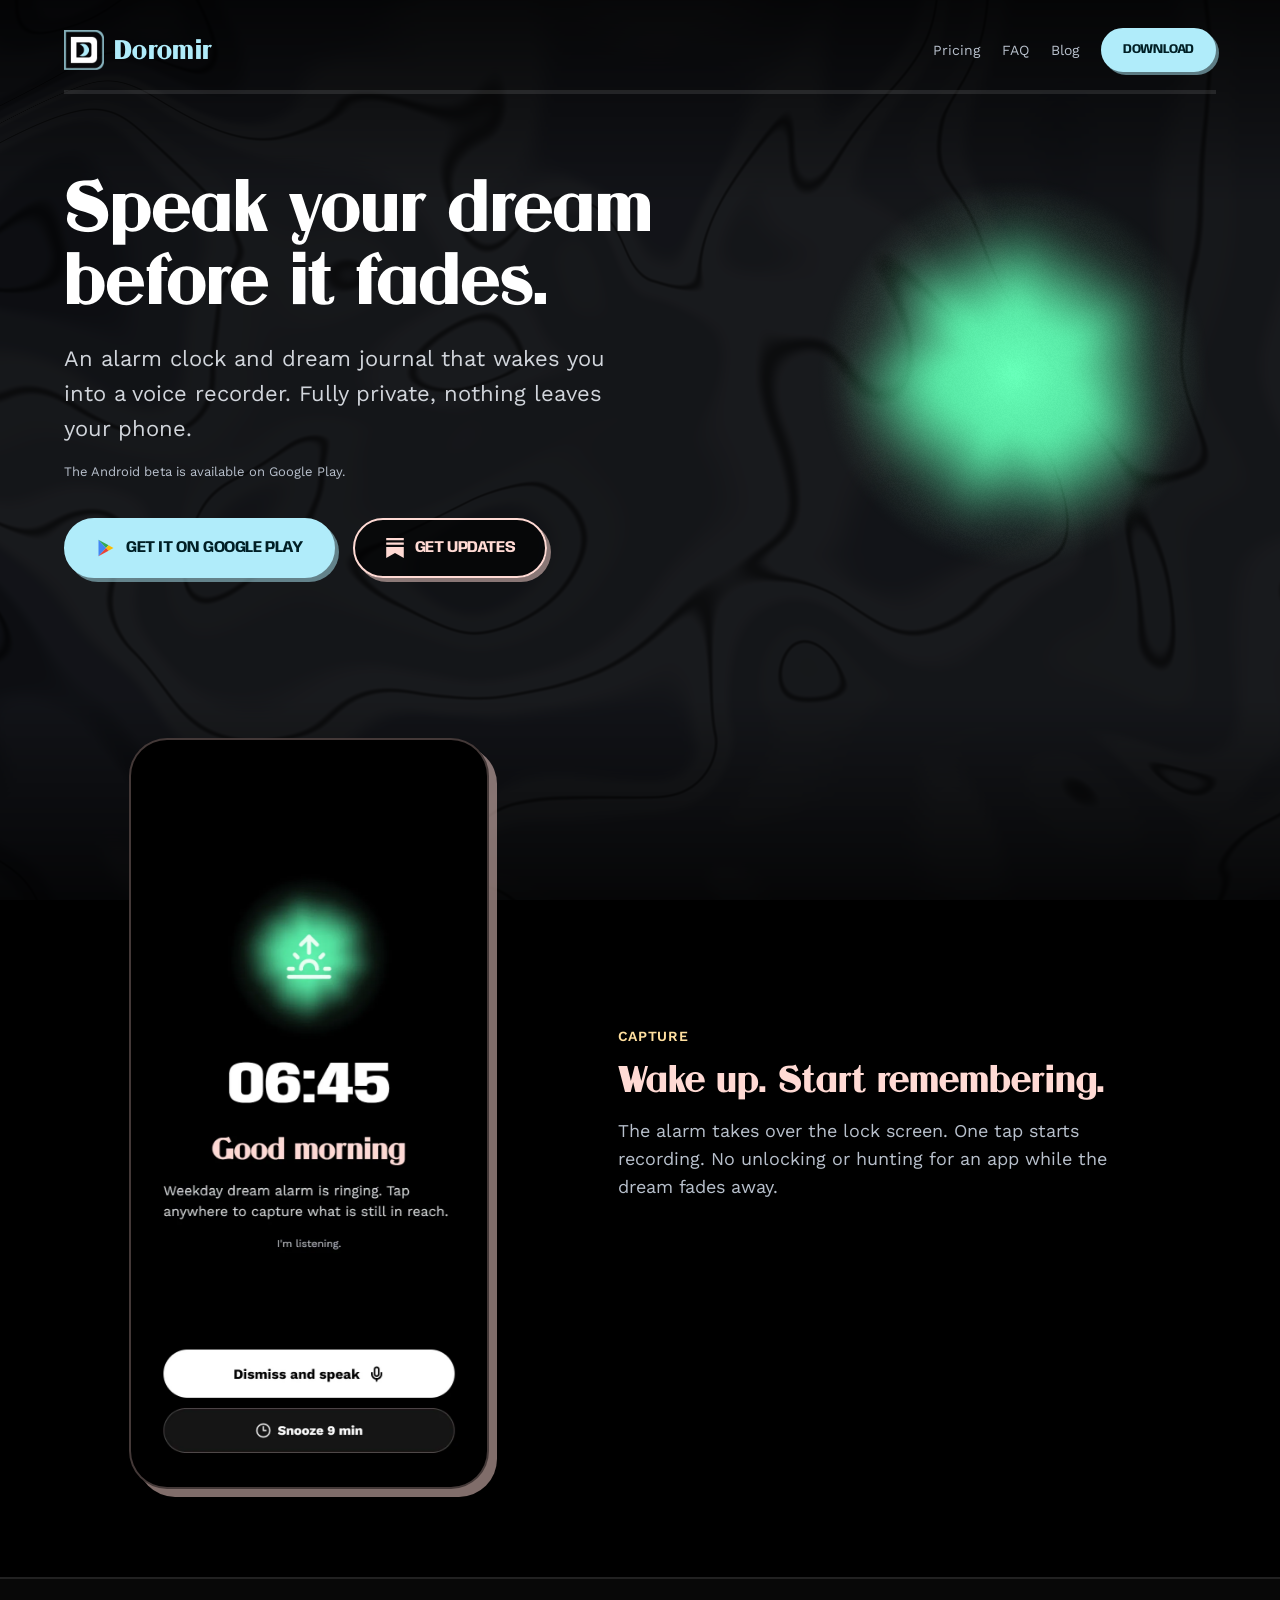
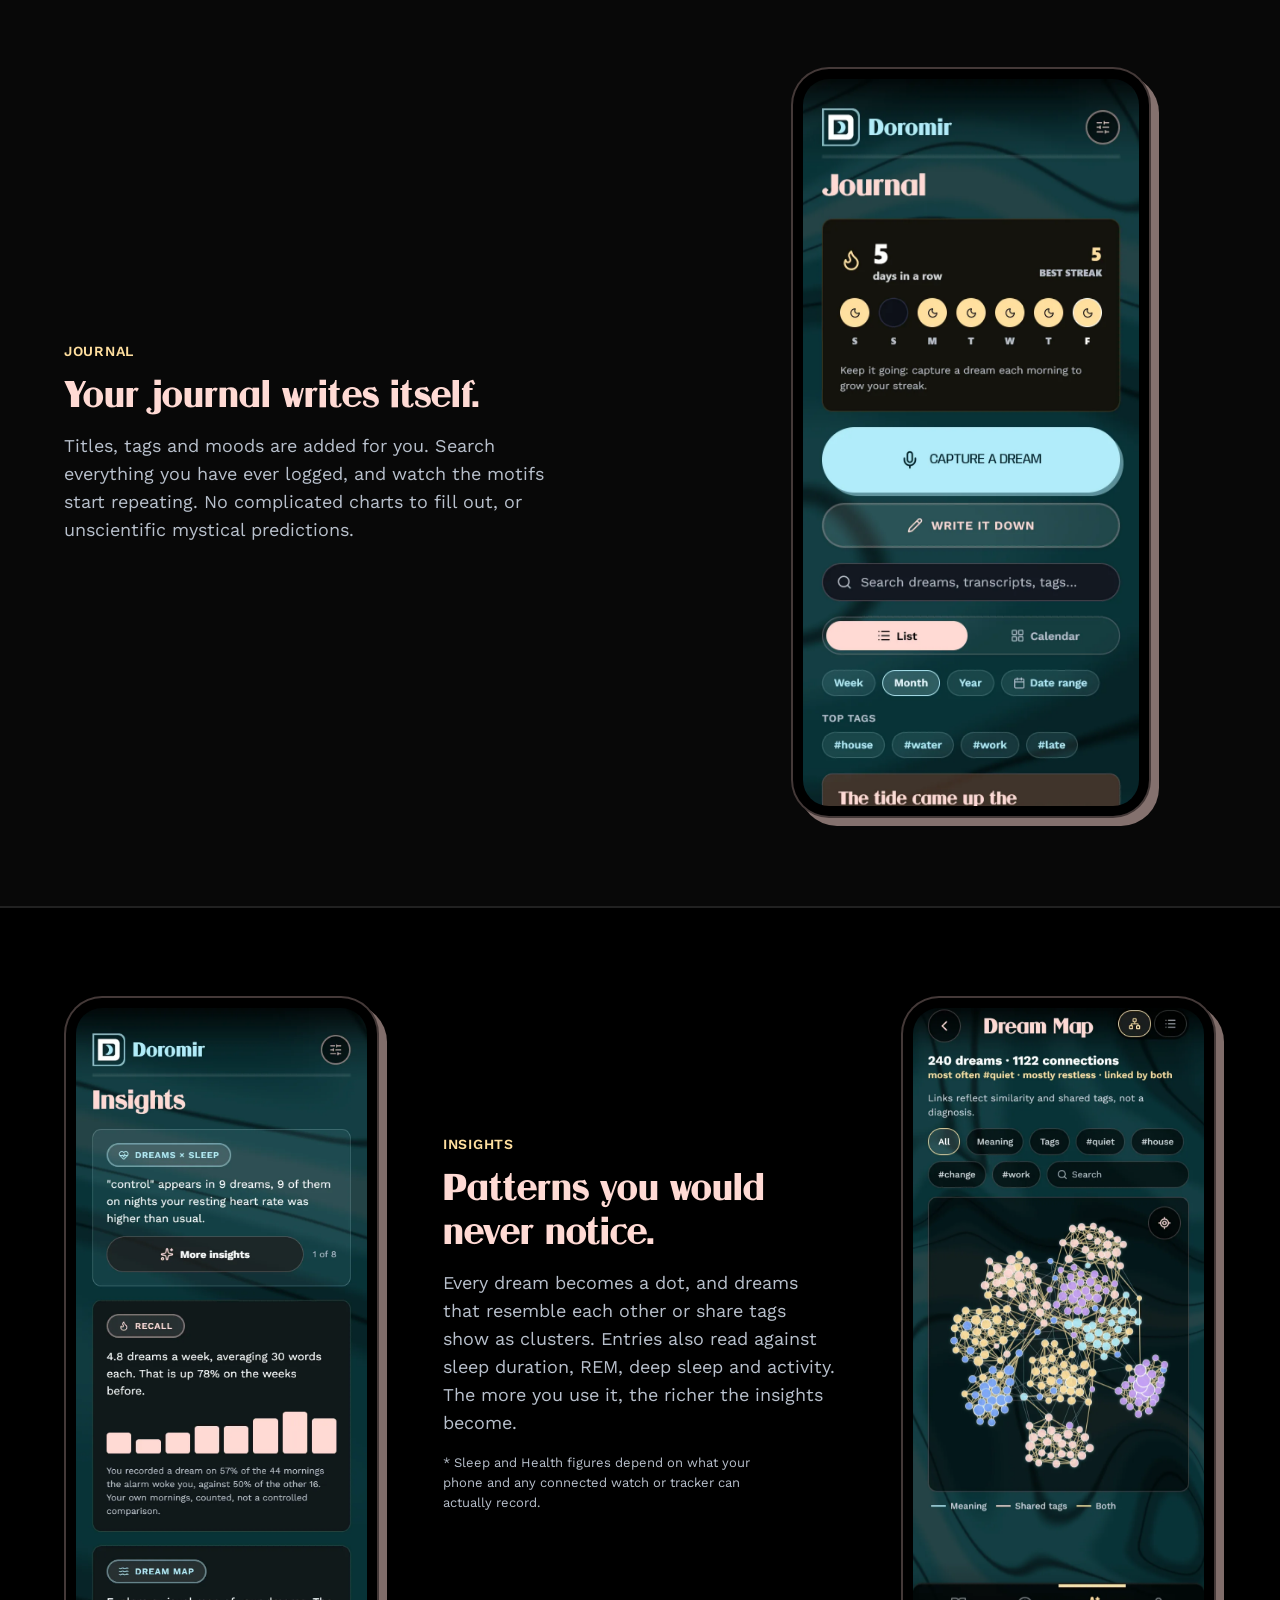
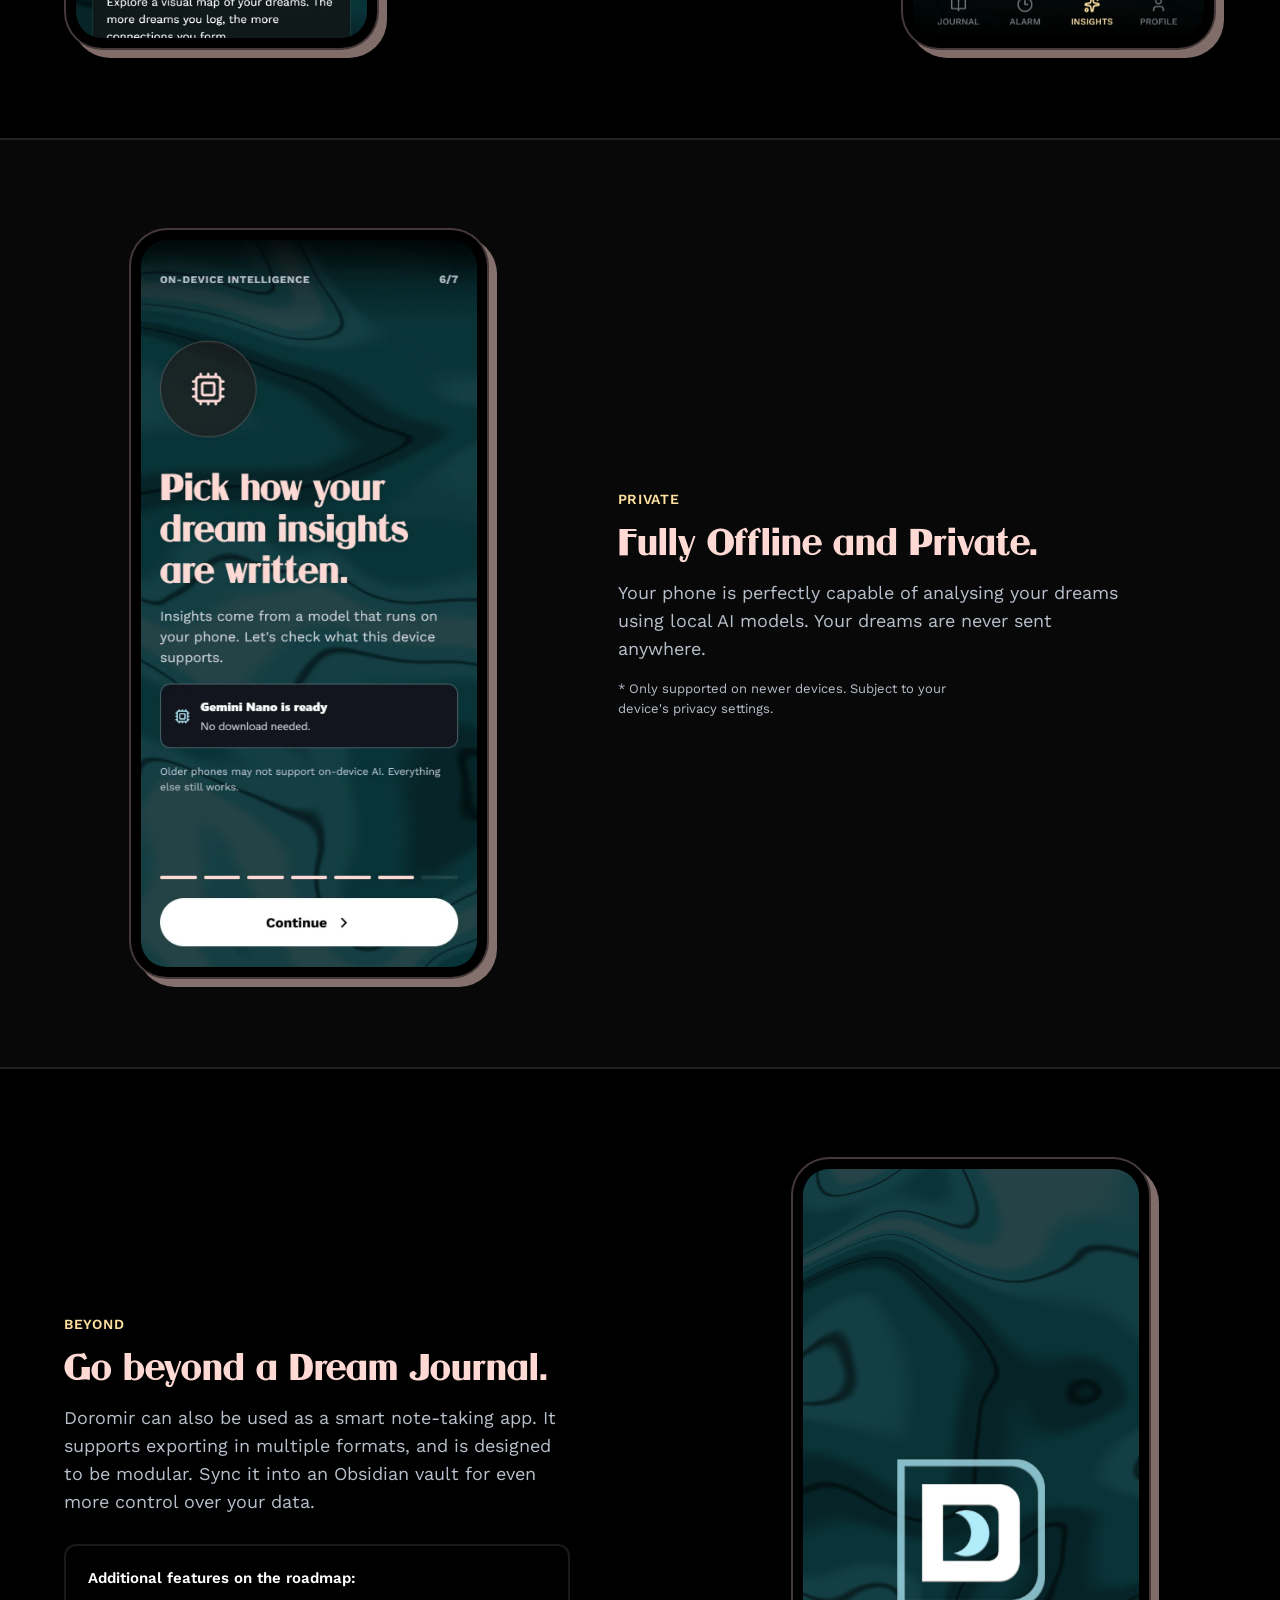
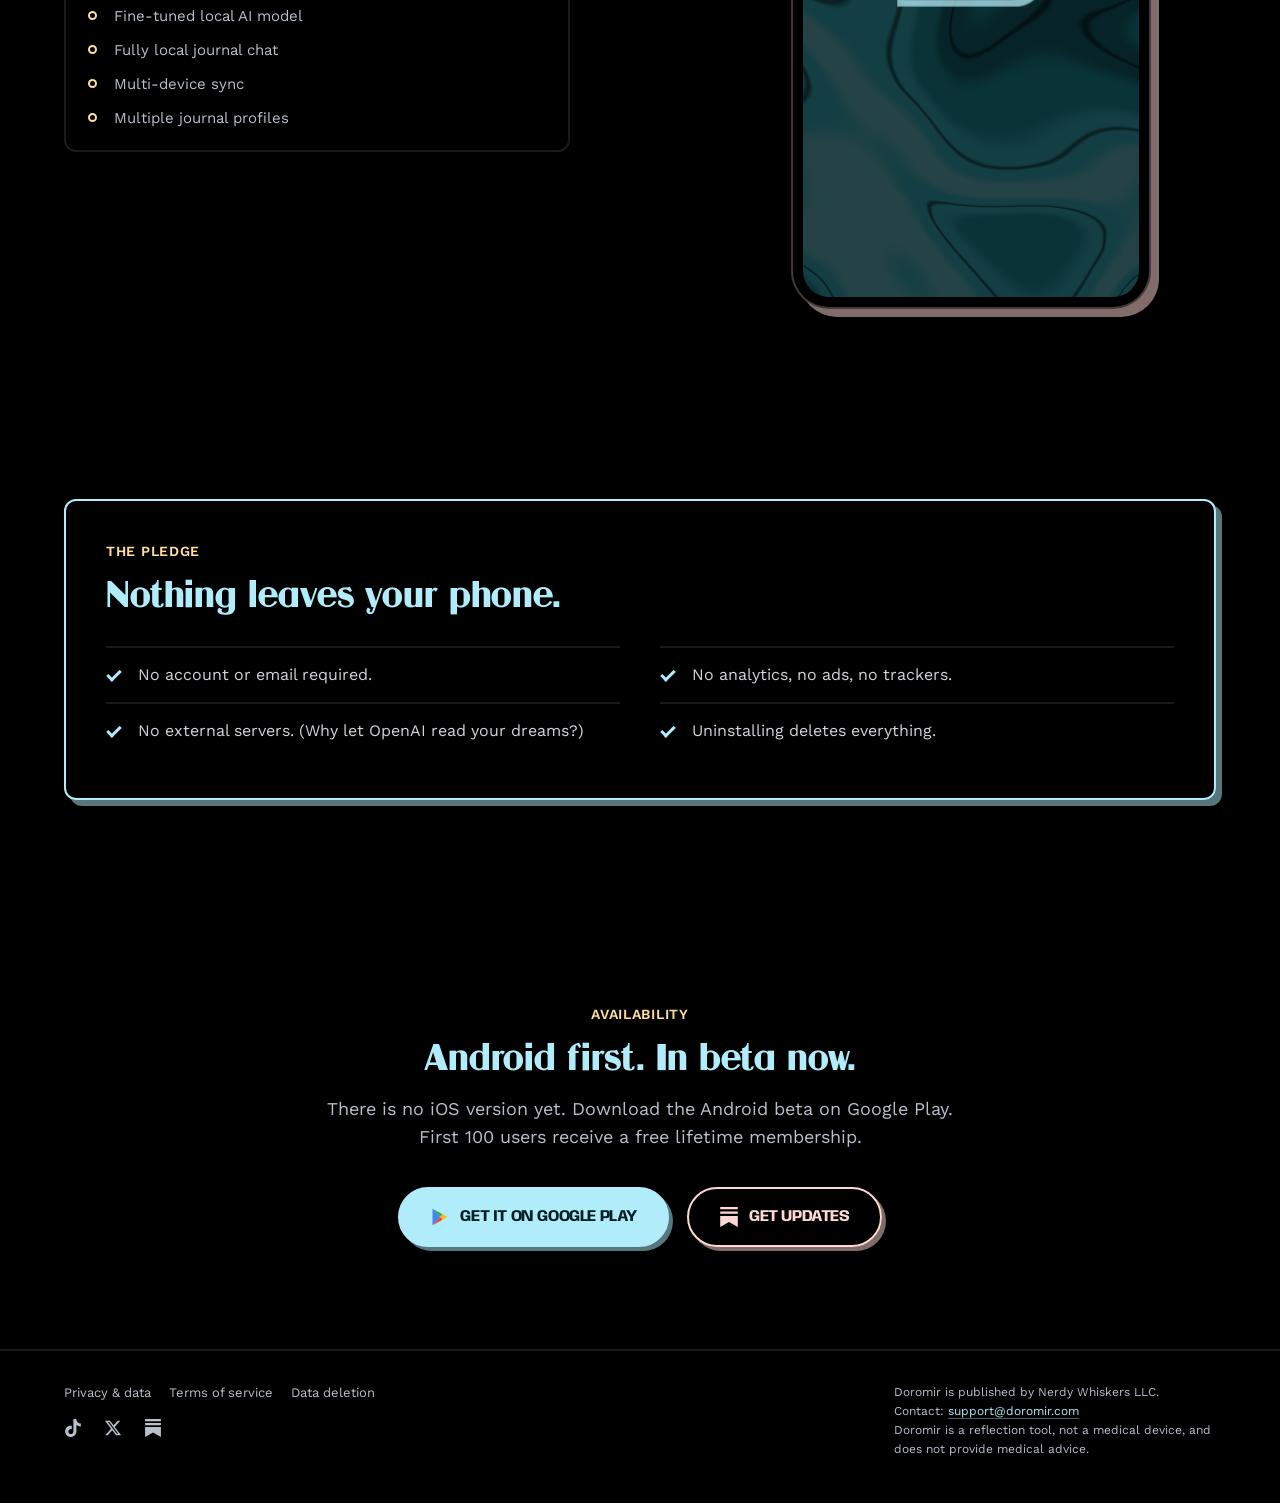
<file: index.html>
<!DOCTYPE html>
<html lang="en">
<head>
<meta charset="utf-8">
<meta name="viewport" content="width=device-width, initial-scale=1">
<title>Doromir — private dream journal and alarm for Android</title>
<meta name="description" content="Doromir is an alarm clock that wakes you into a full-screen voice recorder, so you can capture a dream before it evaporates. Everything stays on your phone.">
<meta name="theme-color" content="#000000">
<!-- SVG first; browsers that understand it prefer it, the PNG stays for those
     that do not. -->
<link rel="icon" href="/assets/img/icon.svg" type="image/svg+xml">
<link rel="icon" href="/assets/img/favicon.png" sizes="any">
<link rel="apple-touch-icon" href="/assets/img/icon.png">
<link rel="canonical" href="https://doromir.com/">
<meta property="og:type" content="website">
<meta property="og:site_name" content="Doromir">
<meta property="og:url" content="https://doromir.com/">
<meta property="og:title" content="Doromir — speak your dream before it fades">
<meta property="og:description" content="An alarm clock that wakes you into a voice recorder. Nothing leaves your phone.">
<meta property="og:image" content="https://doromir.com/assets/img/doromir-banner.png">
<meta property="og:image:width" content="1024">
<meta property="og:image:height" content="512">
<meta property="og:image:alt" content="The Doromir mark on a dark marbled background, over the line: Your fully private Dream Journal.">
<meta name="twitter:card" content="summary_large_image">

<!-- The hero screenshot is the largest thing above the fold and the page's LCP
     candidate. Preload the WebP so it is in flight before the CSS resolves the
     <picture>; the PNG fallback path is unaffected. -->
<link rel="preload" as="image" href="/assets/img/screens/wake.webp" type="image/webp">
<link rel="stylesheet" href="/assets/css/site.css">

<!-- Structured data. Says in machine terms what the page already says in copy:
     what this is, who publishes it, and that it costs nothing. Search engines do
     not read a marketing page's claims, so without this the app is just a website
     to them.

     Deliberately absent: `aggregateRating`. There are no ratings yet, and inventing
     them is the one thing in this vocabulary that Google treats as a manual-action
     offence rather than a mistake. The Android beta is available on Google Play,
     so `availability` is InStock and `installUrl` points to its listing. -->
<script type="application/ld+json">
{
  "@context": "https://schema.org",
  "@type": "MobileApplication",
  "name": "Doromir",
  "url": "https://doromir.com/",
  "installUrl": "https://play.google.com/store/apps/details?id=com.nerdywhiskers.dreamapp&hl=en",
  "operatingSystem": "Android",
  "applicationCategory": "HealthApplication",
  "description": "An alarm clock and dream journal that wakes you into a voice recorder. The recording is transcribed on the phone, and nothing leaves the device.",
  "image": "https://doromir.com/assets/img/icon.png",
  "screenshot": [
    "https://doromir.com/assets/img/screens/wake.png",
    "https://doromir.com/assets/img/screens/journal.png",
    "https://doromir.com/assets/img/screens/insights.png"
  ],
  "offers": {
    "@type": "Offer",
    "price": "0",
    "priceCurrency": "USD",
    "availability": "https://schema.org/InStock"
  },
  "publisher": {
    "@type": "Organization",
    "name": "Nerdy Whiskers LLC",
    "url": "https://doromir.com/",
    "logo": "https://doromir.com/assets/img/icon.png",
    "email": "support@doromir.com",
    "sameAs": [
      "https://doromir.substack.com/",
      "https://x.com/NerdyWhisker",
      "https://www.tiktok.com/@nerdywhiskers"
    ]
  }
}
</script>
</head>
<body>
<a class="skip" href="#main">Skip to content</a>
<canvas id="stream" aria-hidden="true"></canvas>

<header class="site-header">
  <div class="wrap">
    <div class="brand-row">
      <a class="brand" href="/" aria-label="Doromir home">
        <img class="brand-mark" src="/assets/img/icon.svg" width="40" height="40" alt="" aria-hidden="true">
        <span class="brand-name">Doromir</span>
      </a>
      <nav class="header-actions" aria-label="Main">
        <a class="header-link" href="/pricing/">Pricing</a>
        <a class="header-link" href="/faq/">FAQ</a>
        <a class="header-link" href="/blog/">Blog</a>
        <a class="btn btn--sm" href="/#download">Download</a>
      </nav>
    </div>
    <hr class="rule">
  </div>
</header>

<main id="main">

  <!-- ── Hero ──────────────────────────────────────────────────────────────
       Copy left, product right. DOM order is visual order at every width — the
       phone never jumps above the h1 on mobile, so the headline is the first
       thing read and the first thing a crawler sees. -->
  <section class="hero">
    <div class="wrap hero-grid">

      <div class="hero-copy">

        <h1 class="reveal" style="--d:1">Speak your dream before it fades.</h1>
        <p class="lede reveal" style="--d:2">
          An alarm clock and dream journal that wakes you into a voice recorder.
          Fully private, nothing leaves your phone.
        </p>
        <p class="fineprint reveal" style="--d:3">
          The Android beta is available on Google Play.
        </p>
        <div class="btn-row btn-row--stack reveal" style="--d:4">
          <a class="btn" href="https://play.google.com/store/apps/details?id=com.nerdywhiskers.dreamapp&amp;hl=en" rel="noopener" target="_blank">
            <img class="play-icon" src="/assets/img/google-play.svg" width="20" height="20" alt="" aria-hidden="true">
            Get it on Google Play
          </a>
          <a class="btn btn--ghost" href="https://doromir.substack.com/subscribe" rel="noopener" target="_blank">
            <svg viewBox="0 0 24 24" fill="currentColor" aria-hidden="true"><path d="M22.539 8.242H1.46V5.406h21.08v2.836ZM1.46 10.812V24L12 18.11 22.54 24V10.812H1.46ZM22.54 0H1.46v2.836h21.08V0Z"></path></svg>
            Get updates
          </a>
        </div>
      </div>

      <!-- The app's breathing dream orb, at several times the size the wake screen
           draws it. Same shader, so it is the same object the screenshot below
           shows behind the sunrise icon rather than a decorative echo of it.
           Decorative here: it is named nowhere in the copy and says nothing the
           headline does not, so it stays out of the accessibility tree. -->
      <div class="hero-art reveal" style="--d:2" aria-hidden="true">
        <canvas class="orb" data-orb=""></canvas>
      </div>

    </div>
  </section>

  <!-- ── Showcase ──────────────────────────────────────────────────────────
       Five rows, sides alternating, one headline and one line each. -->
  <section class="showcase-set">
    <div class="wrap">
      <div class="showcase">
        <div class="showcase-art reveal">
          <div class="phone float">
            <div class="phone-screen">
              <picture>
                <source srcset="/assets/img/screens/wake.webp" type="image/webp">
                <img src="/assets/img/screens/wake.png" width="780" height="1688" loading="lazy" alt="The alarm ringing full-screen: a glowing green orb over the time 06:45, the greeting Good morning, and a Dismiss and speak button.">
              </picture>
            </div>
          </div>
        </div>
        <div class="showcase-copy reveal" style="--d:1">
          <p class="kicker">Capture</p>
          <h2>Wake up. Start remembering.</h2>
          <p>
            The alarm takes over the lock screen. One tap starts recording. No unlocking or hunting for an app while the dream fades away.
          </p>
        </div>
      </div>
    </div>

    <!-- A band, not a card: full width, so it reads as the page changing
         ground under the row rather than as this row being singled out. The
         two banded rows alternate with three unbanded ones, which is what
         breaks a long single-colour scroll into readable movements.

         It is a real element rather than a `100vw` pseudo-element because
         `100vw` includes the scrollbar on every platform that draws one, so
         the trick buys a horizontal scrollbar on Windows. The band also
         replaces the hairline rules that used to divide these rows: its own
         edge is the divider, and a rule sitting exactly on the seam of a
         background change reads as a mistake. -->
    <div class="band">
      <div class="wrap">
        <div class="showcase showcase--flip">
          <div class="showcase-art reveal">
            <div class="phone float" data-scrollshot="">
              <div class="phone-screen">
                <picture>
                  <source srcset="/assets/img/screens/journal.webp" type="image/webp">
                  <img src="/assets/img/screens/journal.png" width="780" height="3988" loading="lazy" alt="The dream journal: a five-day capture streak, a row of recurring tags, and dated entries titled The tide came up the stairs, Rehearsing a talk I never wrote and Flying low over the harbour, each tagged with its motifs.">
                </picture>
              </div>
            </div>
          </div>
          <div class="showcase-copy reveal" style="--d:1">
            <p class="kicker">Journal</p>
            <h2>Your journal writes itself.</h2>
            <p>
              Titles, tags and moods are added for you. Search everything you have
              ever logged, and watch the motifs start repeating. No complicated charts to fill out, or unscientific mystical predictions. 
            </p>
          </div>
        </div>
      </div>
    </div>

    <div class="wrap">
      <!-- The one symmetric row on the page: copy in the middle with a device on
           each side, because this section makes two claims of equal weight — the
           numbers on the left, the map on the right.

           Both devices come before the copy in the DOM — the same rule the rest of
           the showcase follows, so the stacked layout reads picture, picture, then
           words. Which column each one lands in is placement, not order. -->
      <div class="showcase showcase--split">

        <div class="showcase-art showcase-art--left reveal">
          <div class="phone float" data-scrollshot="">
            <div class="phone-screen">
              <picture>
                <source srcset="/assets/img/screens/insights.webp" type="image/webp">
                <img src="/assets/img/screens/insights.png" width="780" height="5188" loading="lazy" alt="The insights screen: a dreams-and-sleep finding, a recall summary, recurring themes and mood mix, then a row of sleep metrics — 7.5 hours, 23% REM, 17% deep, 53ms HRV — and a chart laying dream entries over sleep and activity.">
              </picture>
            </div>
          </div>
        </div>

        <div class="showcase-art showcase-art--right reveal" style="--d:2">
          <div class="phone float">
            <!-- Five real captures of the same map, one per top tag, stacked and
                 cross-faded. The force layout is not re-run between them, so every
                 node holds its position and only the focused cluster lights up —
                 the frames register exactly and the fade reads as the app
                 responding to a tap rather than as a slideshow.

                 The unfiltered frame is the bottom layer and never animates, so
                 it is what remains under reduced motion (where the global block
                 collapses the overlays to their opacity: 0 base state) and what
                 shows in the gaps between focuses. -->
            <div class="phone-screen map-cycle">
              <picture>
                <source srcset="/assets/img/screens/dreammap.webp" type="image/webp">
                <img src="/assets/img/screens/dreammap.png" width="780" height="1688" loading="lazy" alt="The Dream Map: 240 dreams drawn as coloured dots joined by 1,122 lines, clustering into recurring subjects. Tapping a tag lights up only the dreams that share it.">
              </picture>
              <picture class="map-focus" aria-hidden="true">
                <source srcset="/assets/img/screens/dreammap-1.webp" type="image/webp">
                <img src="/assets/img/screens/dreammap-1.png" width="780" height="1688" loading="lazy" alt="">
              </picture>
              <picture class="map-focus" aria-hidden="true">
                <source srcset="/assets/img/screens/dreammap-2.webp" type="image/webp">
                <img src="/assets/img/screens/dreammap-2.png" width="780" height="1688" loading="lazy" alt="">
              </picture>
              <picture class="map-focus" aria-hidden="true">
                <source srcset="/assets/img/screens/dreammap-3.webp" type="image/webp">
                <img src="/assets/img/screens/dreammap-3.png" width="780" height="1688" loading="lazy" alt="">
              </picture>
              <picture class="map-focus" aria-hidden="true">
                <source srcset="/assets/img/screens/dreammap-4.webp" type="image/webp">
                <img src="/assets/img/screens/dreammap-4.png" width="780" height="1688" loading="lazy" alt="">
              </picture>
            </div>
          </div>
        </div>

        <div class="showcase-copy reveal" style="--d:1">
          <p class="kicker">Insights</p>
          <h2>Patterns you would never notice.</h2>
          <p>
            Every dream becomes a dot, and dreams that resemble each other or share tags show as clusters.
            Entries also read against sleep duration, REM, deep sleep and activity. The more you use it, the richer the insights become.
          </p>
          <p class="fineprint">
            * Sleep and Health figures depend on what your phone and any connected watch or
            tracker can actually record.
          </p>
        </div>

      </div>
    </div>

    <!-- Second band. See the first. -->
    <div class="band">
      <div class="wrap">
        <!-- Art left, so the sides keep alternating down the page: this row, the
             flipped one below it, and the plain one at the top of the set. -->
        <div class="showcase">
          <div class="showcase-art reveal">
            <div class="phone float">
              <div class="phone-screen">
                <picture>
                  <source srcset="/assets/img/screens/private-ai.webp" type="image/webp">
                  <img src="/assets/img/screens/private-ai.png" width="780" height="1688" loading="lazy" alt="An onboarding step titled Pick how your dream insights are written, with a panel confirming Gemini Nano is ready and no download is needed.">
                </picture>
              </div>
            </div>
          </div>
          <div class="showcase-copy reveal" style="--d:1">
            <p class="kicker">Private</p>
            <h2>Fully Offline and Private.</h2>
            <p>
              Your phone is perfectly capable of analysing your dreams using local AI
              models. Your dreams are never sent anywhere.
            </p>
            <p class="fineprint">
              * Only supported on newer devices. Subject to your device's privacy settings.
            </p>
          </div>
        </div>
      </div>
    </div>

    <div class="wrap">
      <div class="showcase showcase--flip">
        <div class="showcase-art reveal">
          <div class="phone float">
            <!-- Not a capture. This section is about what the app can be turned
                 into rather than any one screen it ships, so the frame holds the
                 app's ambient background with the brand mark on it — Teal at
                 Subtle, the shipped default — running live off the same shader as
                 the page behind it.

                 The mark is the same file the header and every launcher icon use,
                 and its interior is transparent, so the stream drifts through the
                 letterforms rather than sitting behind a solid badge. Decorative:
                 the wordmark is already in the header and the copy beside this
                 says what the row is about. -->
            <div class="phone-screen">
              <canvas class="phone-stream" data-stream aria-hidden="true"></canvas>
              <img class="phone-mark" src="/assets/img/icon.svg" width="240" height="240" alt="" aria-hidden="true" loading="lazy">
            </div>
          </div>
        </div>
        <div class="showcase-copy reveal" style="--d:1">
          <p class="kicker">Beyond</p>
          <h2>Go beyond a Dream Journal.</h2>
          <p>
            Doromir can also be used as a smart note-taking app. It supports exporting in multiple formats, and is designed to be modular. Sync it into an Obsidian vault for even more control over your data.
          </p>
          <!-- The roadmap is the one list on the page describing things that do
               *not* exist yet, so it deliberately does not borrow the pledge's
               filled checkmark — a tick against an unbuilt feature reads as a
               claim. Hollow marigold rings instead: same list grammar, visibly
               unfinished. -->
          <div class="glass roadmap">
            <p class="roadmap-title">Additional features on the roadmap:</p>
            <ul>
              <li>Fine-tuned local AI model</li>
              <li>Fully local journal chat</li>
              <li>Multi-device sync</li>
              <li>Multiple journal profiles</li>
            </ul>
          </div>
        </div>
      </div>
    </div>
  </section>

  <!-- ── The pledge ────────────────────────────────────────────────────────
       The one loud claim on the page, so it keeps the full active-surface
       treatment. Four promises, not eight; the policy page carries the rest. -->
  <section>
    <div class="wrap">
      <div class="glass pledge reveal">
        <p class="kicker">The pledge</p>
        <h2>Nothing leaves your phone.</h2>
        <ul class="ticks ticks--2col">
          <li>No account or email required.</li>
          <li>No analytics, no ads, no trackers.</li>
          <li>No external servers. (Why let OpenAI read your dreams?)</li>
          <li>Uninstalling deletes everything.</li>
        </ul>
      </div>
    </div>
  </section>

  <!-- The header's Download button lands here, where the Android beta is linked. -->
  <section class="closer" id="download">
    <div class="wrap">
      <p class="kicker reveal">Availability</p>
      <h2 class="reveal" style="--d:1">Android first. In beta now.</h2>
      <p class="reveal" style="--d:2">
        There is no iOS version yet. Download the Android beta on Google Play.
        First 100 users receive a free lifetime membership.
      </p>
      <div class="btn-row btn-row--center reveal" style="--d:3">
        <a class="btn" href="https://play.google.com/store/apps/details?id=com.nerdywhiskers.dreamapp&amp;hl=en" rel="noopener" target="_blank">
          <img class="play-icon" src="/assets/img/google-play.svg" width="20" height="20" alt="" aria-hidden="true">
          Get it on Google Play
        </a>
        <a class="btn btn--ghost" href="https://doromir.substack.com/subscribe" rel="noopener" target="_blank">
          <svg viewBox="0 0 24 24" fill="currentColor" aria-hidden="true"><path d="M22.539 8.242H1.46V5.406h21.08v2.836ZM1.46 10.812V24L12 18.11 22.54 24V10.812H1.46ZM22.54 0H1.46v2.836h21.08V0Z"></path></svg>
          Get updates
        </a>
      </div>
    </div>
  </section>

</main>

<footer class="site-footer">
  <div class="wrap footer-inner">
    <div class="footer-nav">
      <ul class="footer-links">
        <li><a href="/privacy/">Privacy &amp; data</a></li>
        <li><a href="/terms/">Terms of service</a></li>
        <li><a href="/privacy/#delete">Data deletion</a></li>
      </ul>
      <ul class="footer-social">
        <li>
          <a href="https://www.tiktok.com/@nerdywhiskers" aria-label="Nerdy Whiskers on TikTok" rel="me noopener" target="_blank">
            <svg viewBox="0 0 24 24" fill="currentColor" aria-hidden="true"><path d="M12.53.02C13.84 0 15.14.01 16.44 0c.08 1.53.63 3.09 1.75 4.17 1.12 1.11 2.7 1.62 4.24 1.79v4.03c-1.44-.05-2.89-.35-4.2-.97-.57-.26-1.1-.59-1.62-.93-.01 2.92.01 5.84-.02 8.75-.08 1.4-.54 2.79-1.35 3.94-1.31 1.92-3.58 3.17-5.91 3.21-1.43.08-2.86-.31-4.08-1.03-2.02-1.19-3.44-3.37-3.65-5.71-.02-.5-.03-1-.01-1.49.18-1.9 1.12-3.72 2.58-4.96 1.66-1.44 3.98-2.13 6.15-1.72.02 1.48-.04 2.96-.04 4.44-.99-.32-2.15-.23-3.02.37-.63.41-1.11 1.04-1.36 1.75-.21.51-.15 1.07-.14 1.61.24 1.64 1.82 3.02 3.5 2.87 1.12-.01 2.19-.66 2.77-1.61.19-.33.4-.67.41-1.06.1-1.79.06-3.57.07-5.36.01-4.03-.01-8.05.02-12.07Z"></path></svg>
          </a>
        </li>
        <li>
          <a href="https://x.com/NerdyWhisker" aria-label="Nerdy Whiskers on X" rel="me noopener" target="_blank">
            <svg viewBox="0 0 24 24" fill="currentColor" aria-hidden="true"><path d="M18.244 2.25h3.308l-7.227 8.26 8.502 11.24H16.17l-5.214-6.817L4.99 21.75H1.68l7.73-8.835L1.254 2.25H8.08l4.713 6.231ZM17.083 19.77h1.833L7.084 4.126H5.117Z"></path></svg>
          </a>
        </li>
        <li>
          <a href="https://doromir.substack.com/" aria-label="Doromir on Substack" rel="me noopener" target="_blank">
            <svg viewBox="0 0 24 24" fill="currentColor" aria-hidden="true"><path d="M22.539 8.242H1.46V5.406h21.08v2.836ZM1.46 10.812V24L12 18.11 22.54 24V10.812H1.46ZM22.54 0H1.46v2.836h21.08V0Z"></path></svg>
          </a>
        </li>
      </ul>
    </div>
    <p class="footer-legal">
      Doromir is published by Nerdy Whiskers LLC.<br>
      Contact: <a href="mailto:support@doromir.com">support@doromir.com</a><br>
      Doromir is a reflection tool, not a medical device, and does not provide
      medical advice.
    </p>
  </div>
</footer>

<script src="/assets/js/stream.js"></script>
<script src="/assets/js/orb.js" defer=""></script>
<script src="/assets/js/reveal.js" defer=""></script>

</body></html>
</file>
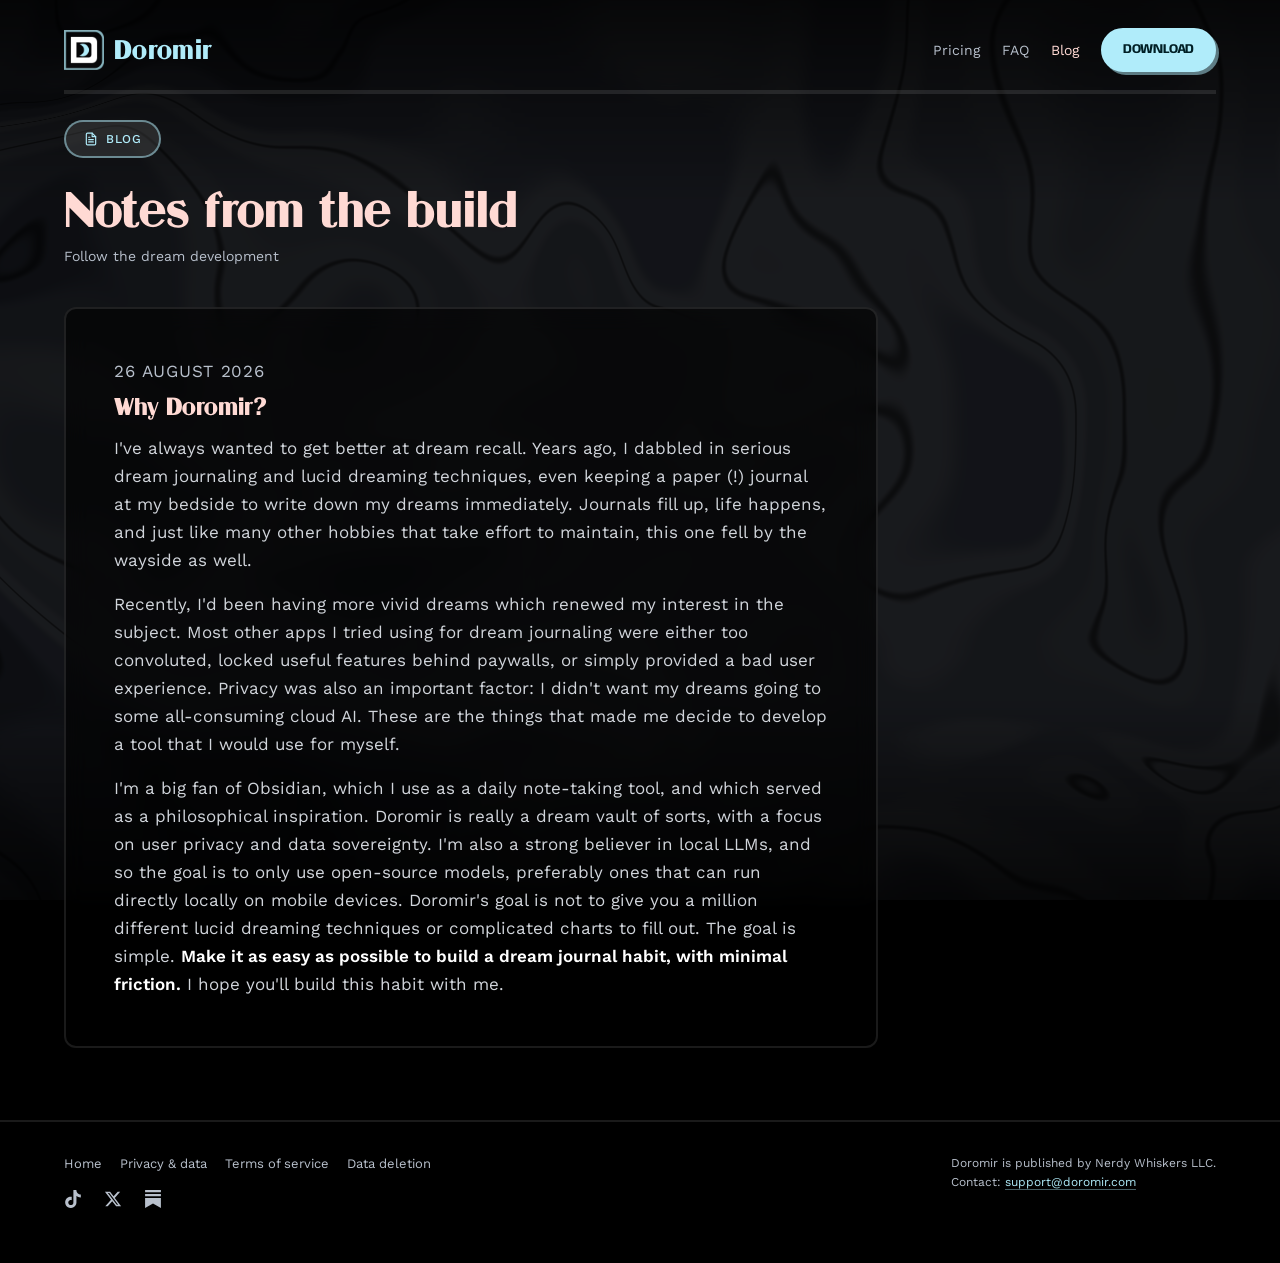
<file: blog/index.html>
<!DOCTYPE html>
<html lang="en">
<head>
<meta charset="utf-8">
<meta name="viewport" content="width=device-width, initial-scale=1">
<title>Blog — Doromir dream journal</title>
<meta name="description" content="The Doromir dev log. Why the app exists, what is being built, and the thinking behind an offline dream journal that keeps every recording on your phone.">
<meta name="theme-color" content="#000000">
<!-- SVG first; browsers that understand it prefer it, the PNG stays for those
     that do not. -->
<link rel="icon" href="/assets/img/icon.svg" type="image/svg+xml">
<link rel="icon" href="/assets/img/favicon.png" sizes="any">
<link rel="apple-touch-icon" href="/assets/img/icon.png">
<link rel="canonical" href="https://doromir.com/blog/">
<meta property="og:type" content="website">
<meta property="og:site_name" content="Doromir">
<meta property="og:url" content="https://doromir.com/blog/">
<meta property="og:title" content="Blog — Doromir">
<meta property="og:description" content="Follow the dream development. Why Doromir exists, and what is being built next.">
<meta property="og:image" content="https://doromir.com/assets/img/doromir-banner.png">
<meta property="og:image:width" content="1024">
<meta property="og:image:height" content="512">
<meta property="og:image:alt" content="The Doromir mark on a dark marbled background, over the line: Your fully private Dream Journal.">
<meta name="twitter:card" content="summary_large_image">
<link rel="stylesheet" href="/assets/css/site.css">
</head>
<body>
<a class="skip" href="#main">Skip to content</a>
<canvas id="stream" aria-hidden="true"></canvas>

<header class="site-header">
  <div class="wrap">
    <div class="brand-row">
      <a class="brand" href="/" aria-label="Doromir home">
        <img class="brand-mark" src="/assets/img/icon.svg" width="40" height="40" alt="" aria-hidden="true">
        <span class="brand-name">Doromir</span>
      </a>
      <nav class="header-actions" aria-label="Main">
        <a class="header-link" href="/pricing/">Pricing</a>
        <a class="header-link" href="/faq/">FAQ</a>
        <a class="header-link" href="/blog/" aria-current="page">Blog</a>
        <a class="btn btn--sm" href="/#download">Download</a>
      </nav>
    </div>
    <hr class="rule">
  </div>
</header>

<main id="main">
  <div class="wrap">
    <span class="chip chip--teal">
      <svg viewBox="0 0 24 24" fill="none" stroke="currentColor" stroke-width="2" stroke-linecap="round" stroke-linejoin="round" aria-hidden="true">
        <path d="M14 2H6a2 2 0 0 0-2 2v16a2 2 0 0 0 2 2h12a2 2 0 0 0 2-2V8z"/>
        <polyline points="14 2 14 8 20 8"/>
        <line x1="16" y1="13" x2="8" y2="13"/>
        <line x1="16" y1="17" x2="8" y2="17"/>
        <polyline points="10 9 9 9 8 9"/>
      </svg>
      Blog
    </span>
    <h1 class="page-title">Notes from the build</h1>
    <p class="page-meta">Follow the dream development</p>

    <!-- ── The log ──────────────────────────────────────────────────────────
         Entries live in this file, newest first, rather than one page per post.
         There is no build step on this site, so a page per post means hand-copying
         the <head>, header and footer for every entry and then keeping an index
         in sync with all of them by hand. A dev log is read as a stream anyway,
         and each entry keeps its own anchor, so a single entry is still linkable.

         HOW TO POST
           1. Copy the SKELETON below and paste it as the first child of `.log`,
              directly under the opening <div class="log"> tag. Newest first is
              the whole ordering rule; there is nothing else to update.
           2. Fill it in. The REFERENCE block under the skeleton is a worked entry
              showing every element that is already styled, so lift pieces out of
              it rather than inventing markup.

         RULES FOR AN ENTRY
           - `id` is the date in `YYYY-MM-DD` form, and it is the permalink. It
             never changes once posted, even if the headline does. A second entry
             on the same day takes a suffix: `2026-01-01-2`.
           - The `href` of the date link is `#` plus that same `id`. Change one,
             change both, or the entry stops linking to itself.
           - `datetime` on the <time> is the plain machine date, with no suffix.
             The text between the tags is the human one. The two agree.
           - Entry bodies reuse `.prose`, the same typography the FAQ and the legal
             pages set, so headings, lists, bold and links are already styled. Do
             not add inline styles to an entry; if something is unstyled, it belongs
             in site.css where every entry gets it.
           - The `itemscope` and `itemprop` attributes are structured data, not
             styling, and nothing on the page renders differently without them.
             They mark the entry as a dated post with a headline using the tags it
             already has, so a search engine reads the same words the reader does
             and there is no second copy of the entry to keep in step. They come
             across with the skeleton. Leave them on.

         Screenshots go in `assets/img/blog/`, named for the entry that uses them.
         A wide capture uses `.log-figure` on its own. A capture off the phone is
         portrait and would run taller than the screen reading it, so that one adds
         `.log-figure--portrait`, which holds it to a phone-sized column.

         Note that HTML comments do not nest, so neither template block below can
         carry comments of its own. The reference entry describes itself instead.
    -->
    <div class="log" itemscope itemtype="https://schema.org/Blog">

      <article class="glass prose log-entry reveal" id="2026-08-26"
               itemprop="blogPost" itemscope itemtype="https://schema.org/BlogPosting">
        <p class="log-date">
          <a href="#2026-08-26" itemprop="url"><time datetime="2026-08-26" itemprop="datePublished">26 August 2026</time></a>
        </p>
        <h2 class="log-title" itemprop="headline">Why Doromir?</h2>
        <meta itemprop="author" content="Nerdy Whiskers">

        <p>
          I've always wanted to get better at dream recall. Years ago, I dabbled in
          serious dream journaling and lucid dreaming techniques, even keeping a
          paper (!) journal at my bedside to write down my dreams immediately.
          Journals fill up, life happens, and just like many other hobbies that take
          effort to maintain, this one fell by the wayside as well.
        </p>

        <p>
          Recently, I'd been having more vivid dreams which renewed my interest in
          the subject. Most other apps I tried using for dream journaling were either
          too convoluted, locked useful features behind paywalls, or simply provided a
          bad user experience. Privacy was also an important factor: I didn't want my
          dreams going to some all-consuming cloud AI. These are the things that made
          me decide to develop a tool that I would use for myself.
        </p>

        <p>
          I'm a big fan of Obsidian, which I use as a daily note-taking tool, and
          which served as a philosophical inspiration. Doromir is really a dream
          vault of sorts, with a focus on user privacy and data sovereignty. I'm also
          a strong believer in local LLMs, and so the goal is to only use open-source
          models, preferably ones that can run directly locally on mobile devices.
          Doromir's goal is not to give you a million different lucid dreaming
          techniques or complicated charts to fill out. The goal is simple.
          <strong>Make it as easy as possible to build a dream journal habit, with
          minimal friction.</strong> I hope you'll build this habit with me.
        </p>
      </article>

      <!-- ══ SKELETON ═══════════════════════════════════════════════════════
           Everything an entry needs and nothing it does not. Copy the element
           below, paste it at the top of `.log`, and replace the three dates and
           the two lines of copy. Keep this block here for next time.

      <article class="glass prose log-entry reveal" id="2026-01-01"
               itemprop="blogPost" itemscope itemtype="https://schema.org/BlogPosting">
        <p class="log-date">
          <a href="#2026-01-01" itemprop="url"><time datetime="2026-01-01" itemprop="datePublished">1 January 2026</time></a>
        </p>
        <h2 class="log-title" itemprop="headline">The headline, written as a sentence</h2>
        <meta itemprop="author" content="Nerdy Whiskers">
        <p>
          The opening paragraph. One idea, what changed, and why it matters.
        </p>
      </article>

      ══════════════════════════════════════════════════════════════════════ -->


      <!-- ══ REFERENCE ══════════════════════════════════════════════════════
           A worked entry using every element the stylesheet already handles. It
           describes itself, because a commented block cannot hold comments. Read
           it, take the parts an entry needs, and leave the rest here.

      <article class="glass prose log-entry reveal" id="2026-01-01"
               itemprop="blogPost" itemscope itemtype="https://schema.org/BlogPosting">
        <p class="log-date">
          <a href="#2026-01-01" itemprop="url"><time datetime="2026-01-01" itemprop="datePublished">1 January 2026</time></a>
        </p>
        <h2 class="log-title">A headline written as a sentence, not a label</h2>

        <p>
          The opening paragraph carries the entry. Say what changed and why it
          mattered, in plain words. <strong>Bold is emphasis</strong>, and it goes
          white, so spend it on the one phrase in a paragraph that has to land.
          Anything already explained elsewhere gets a link instead of a retelling:
          the <a href="/faq/">FAQ</a> and <a href="/pricing/">pricing</a> are
          usually the right targets.
        </p>

        <h3>A sub-heading, when one entry has two halves</h3>

        <p>
          Sub-headings come out marigold, so they read as a change of subject
          inside the card rather than as a second entry starting.
        </p>

        <ul>
          <li>An unordered list, for things that have no order.</li>
          <li>Markers are rose, set once by the shared prose styling.</li>
        </ul>

        <ol>
          <li>An ordered list, for steps that happen in sequence.</li>
          <li>Same measure and the same markers as the list above it.</li>
        </ol>

        <figure class="log-figure">
          <img src="/assets/img/blog/2026-01-01-wide.png" width="1200" height="750" loading="lazy"
               alt="Describe what the picture shows, in a sentence. Never write image of or screenshot of, and never leave this empty on a picture that carries meaning.">
          <figcaption>
            A wide capture fills the column. The caption is optional and is for what
            the picture cannot say about itself.
          </figcaption>
        </figure>

        <figure class="log-figure log-figure--portrait">
          <img src="/assets/img/blog/2026-01-01-phone.png" width="780" height="1688" loading="lazy"
               alt="Describe the screen and what is different about it, not that it is a phone.">
          <figcaption>
            A capture off the phone adds the log-figure--portrait class, which holds
            it to a phone-sized column instead of letting it run taller than the
            screen reading it.
          </figcaption>
        </figure>

        <div class="note">
          <p>
            A callout, for the one thing in an entry a reader must not skim past.
            A behaviour change, or something they have to do by hand. One per
            entry at most, or it stops meaning anything.
          </p>
        </div>

        <p>
          A closing paragraph, if the entry earns one. Short entries are fine and
          two sentences is a legitimate post.
        </p>
      </article>

      ══════════════════════════════════════════════════════════════════════ -->

    </div>
  </div>
</main>

<footer class="site-footer">
  <div class="wrap footer-inner">
    <div class="footer-nav">
      <ul class="footer-links">
        <li><a href="/">Home</a></li>
        <li><a href="/privacy/">Privacy &amp; data</a></li>
        <li><a href="/terms/">Terms of service</a></li>
        <li><a href="/privacy/#delete">Data deletion</a></li>
      </ul>
      <ul class="footer-social">
        <li>
          <a href="https://www.tiktok.com/@nerdywhiskers" aria-label="Nerdy Whiskers on TikTok" rel="me noopener" target="_blank">
            <svg viewBox="0 0 24 24" fill="currentColor" aria-hidden="true"><path d="M12.53.02C13.84 0 15.14.01 16.44 0c.08 1.53.63 3.09 1.75 4.17 1.12 1.11 2.7 1.62 4.24 1.79v4.03c-1.44-.05-2.89-.35-4.2-.97-.57-.26-1.1-.59-1.62-.93-.01 2.92.01 5.84-.02 8.75-.08 1.4-.54 2.79-1.35 3.94-1.31 1.92-3.58 3.17-5.91 3.21-1.43.08-2.86-.31-4.08-1.03-2.02-1.19-3.44-3.37-3.65-5.71-.02-.5-.03-1-.01-1.49.18-1.9 1.12-3.72 2.58-4.96 1.66-1.44 3.98-2.13 6.15-1.72.02 1.48-.04 2.96-.04 4.44-.99-.32-2.15-.23-3.02.37-.63.41-1.11 1.04-1.36 1.75-.21.51-.15 1.07-.14 1.61.24 1.64 1.82 3.02 3.5 2.87 1.12-.01 2.19-.66 2.77-1.61.19-.33.4-.67.41-1.06.1-1.79.06-3.57.07-5.36.01-4.03-.01-8.05.02-12.07Z"/></svg>
          </a>
        </li>
        <li>
          <a href="https://x.com/NerdyWhisker" aria-label="Nerdy Whiskers on X" rel="me noopener" target="_blank">
            <svg viewBox="0 0 24 24" fill="currentColor" aria-hidden="true"><path d="M18.244 2.25h3.308l-7.227 8.26 8.502 11.24H16.17l-5.214-6.817L4.99 21.75H1.68l7.73-8.835L1.254 2.25H8.08l4.713 6.231ZM17.083 19.77h1.833L7.084 4.126H5.117Z"/></svg>
          </a>
        </li>
        <li>
          <a href="https://doromir.substack.com/" aria-label="Doromir on Substack" rel="me noopener" target="_blank">
            <svg viewBox="0 0 24 24" fill="currentColor" aria-hidden="true"><path d="M22.539 8.242H1.46V5.406h21.08v2.836ZM1.46 10.812V24L12 18.11 22.54 24V10.812H1.46ZM22.54 0H1.46v2.836h21.08V0Z"/></svg>
          </a>
        </li>
      </ul>
    </div>
    <p class="footer-legal">
      Doromir is published by Nerdy Whiskers LLC.<br>
      Contact: <a href="mailto:support@doromir.com">support@doromir.com</a>
    </p>
  </div>
</footer>

<script src="/assets/js/stream.js"></script>
<script src="/assets/js/reveal.js" defer></script>
</body>
</html>
</file>
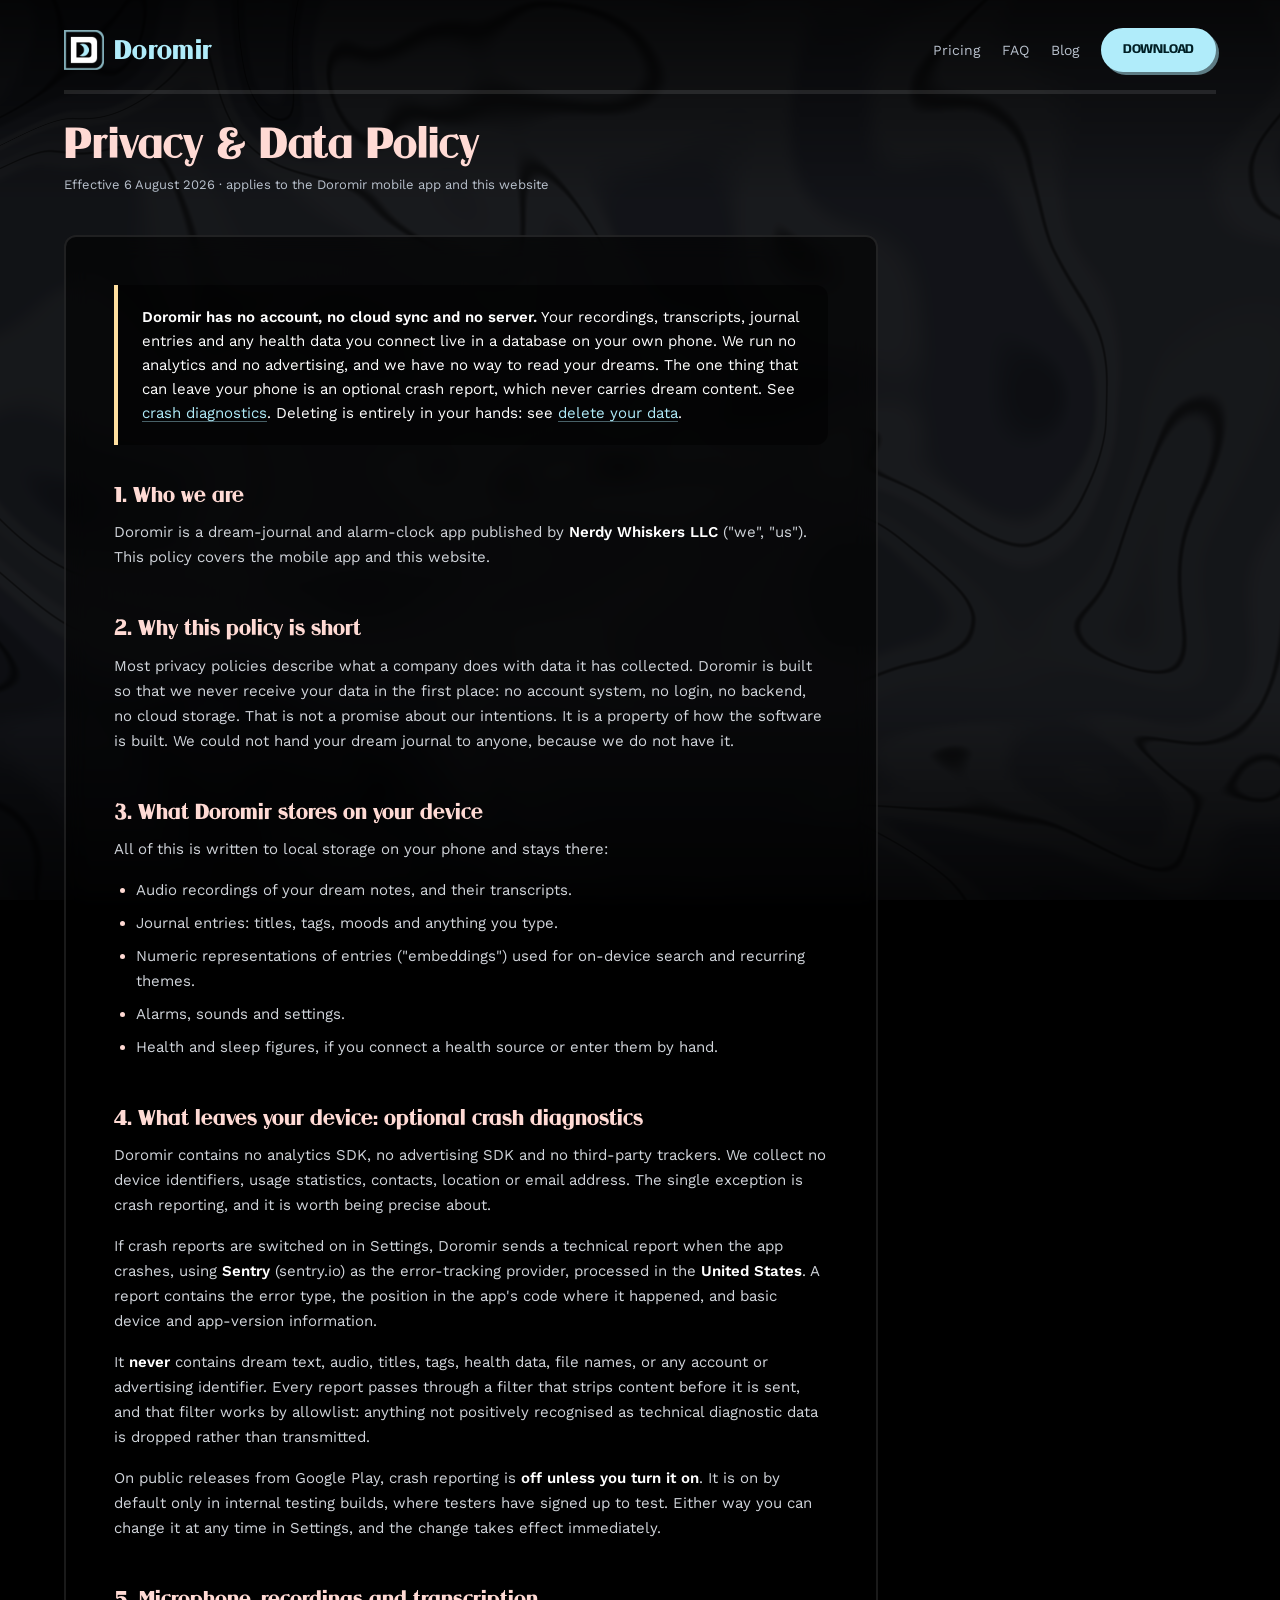
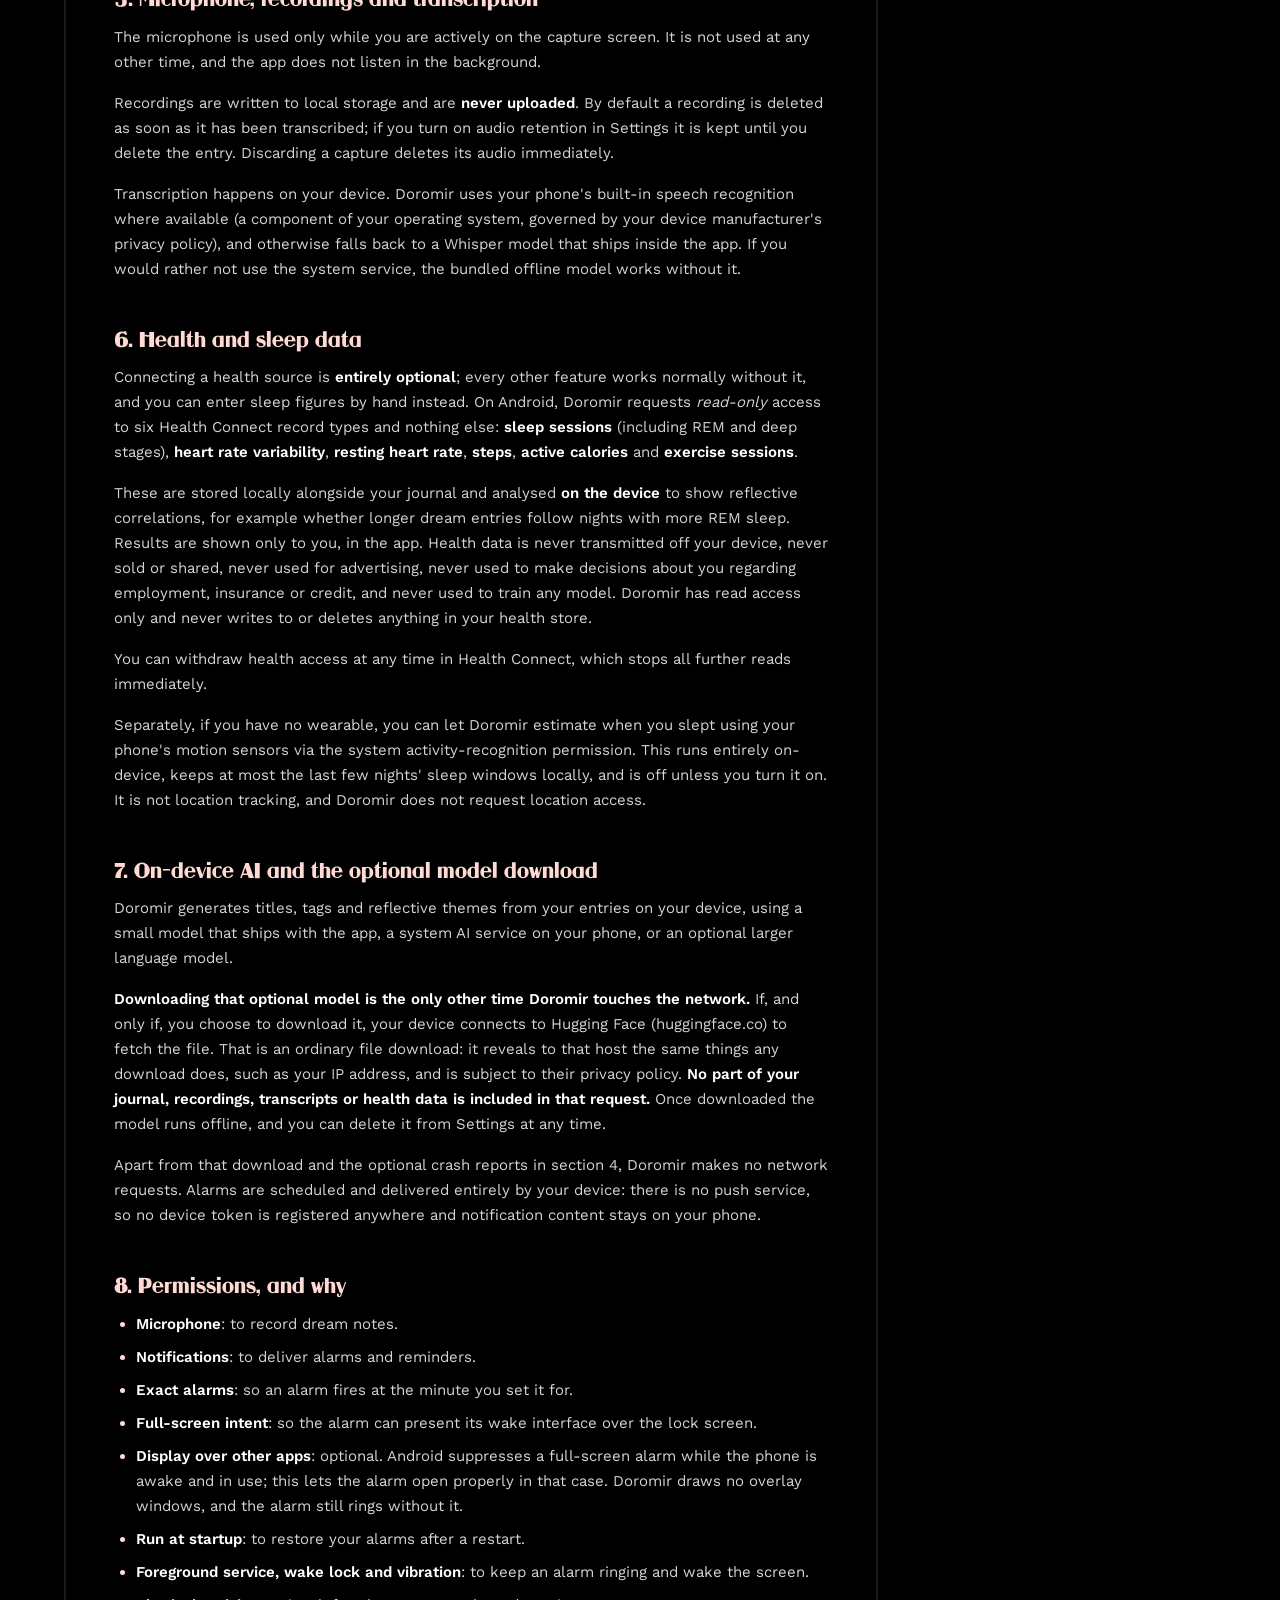
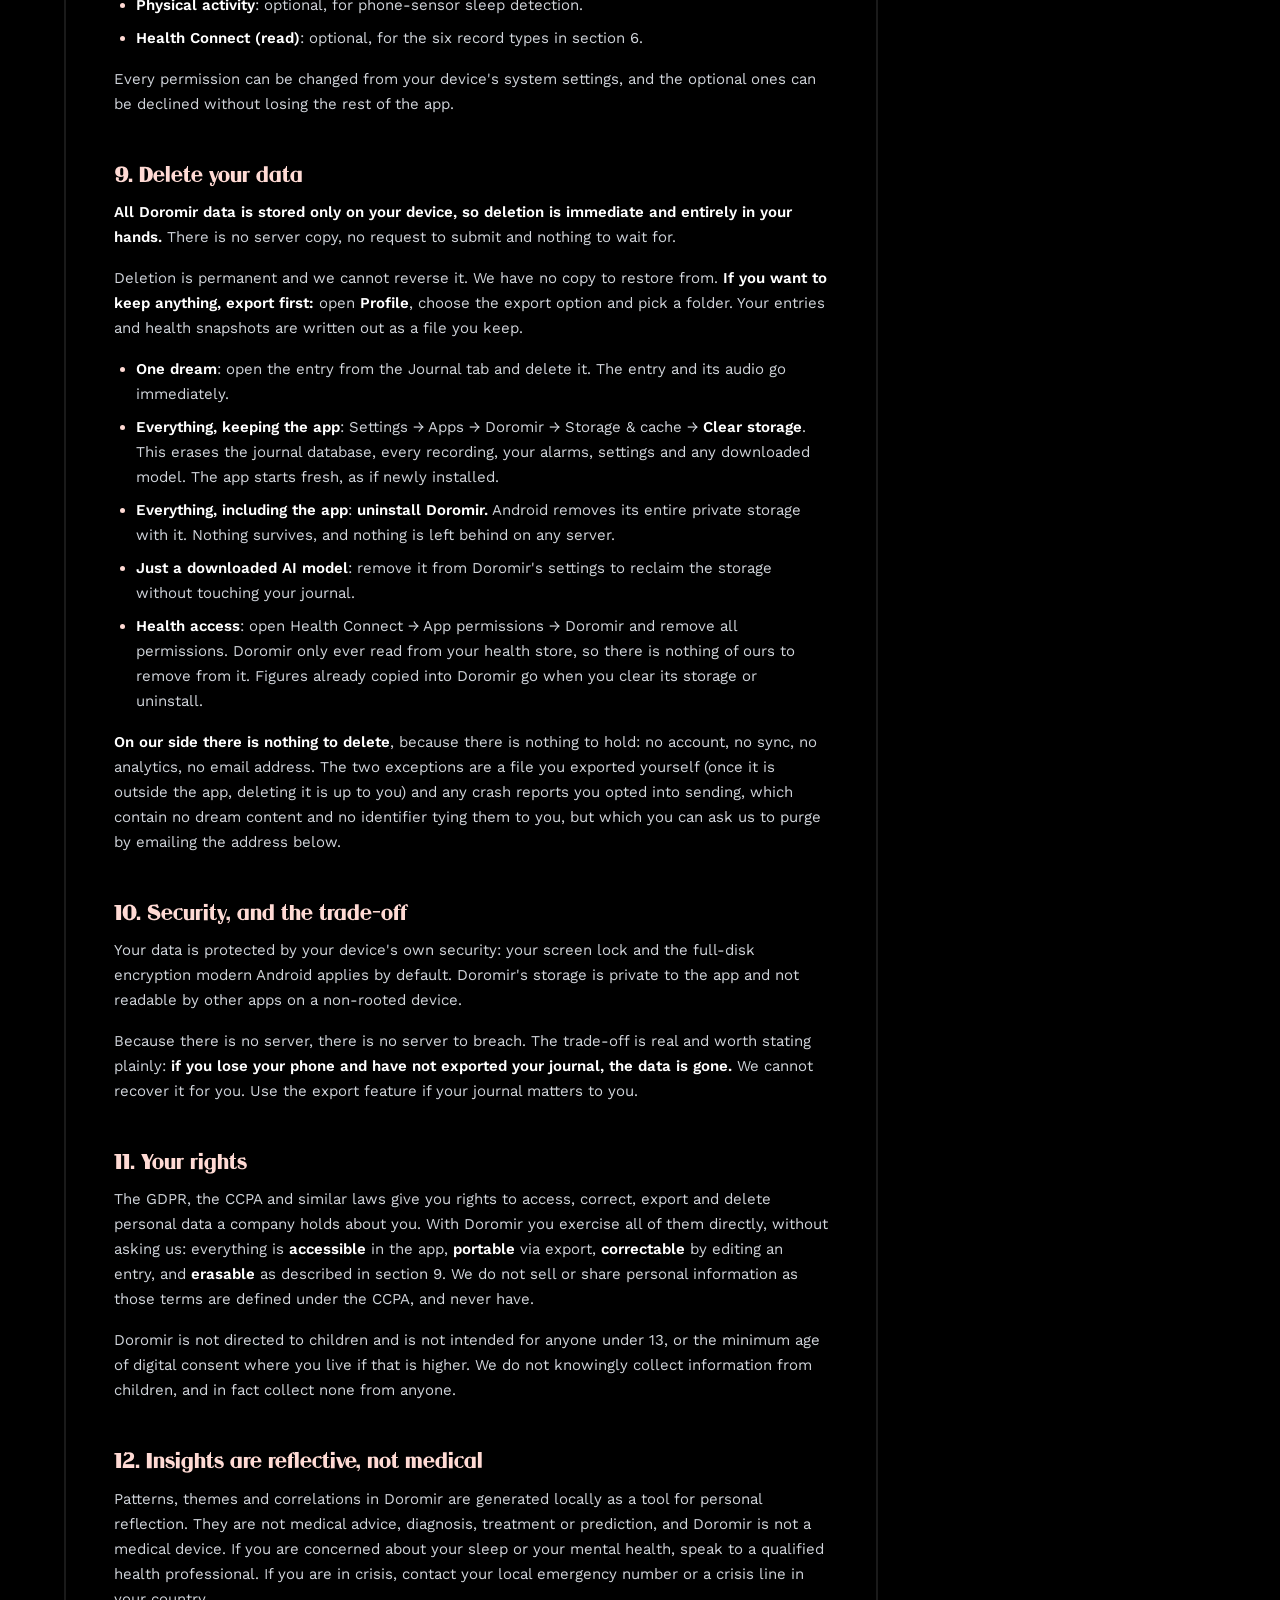
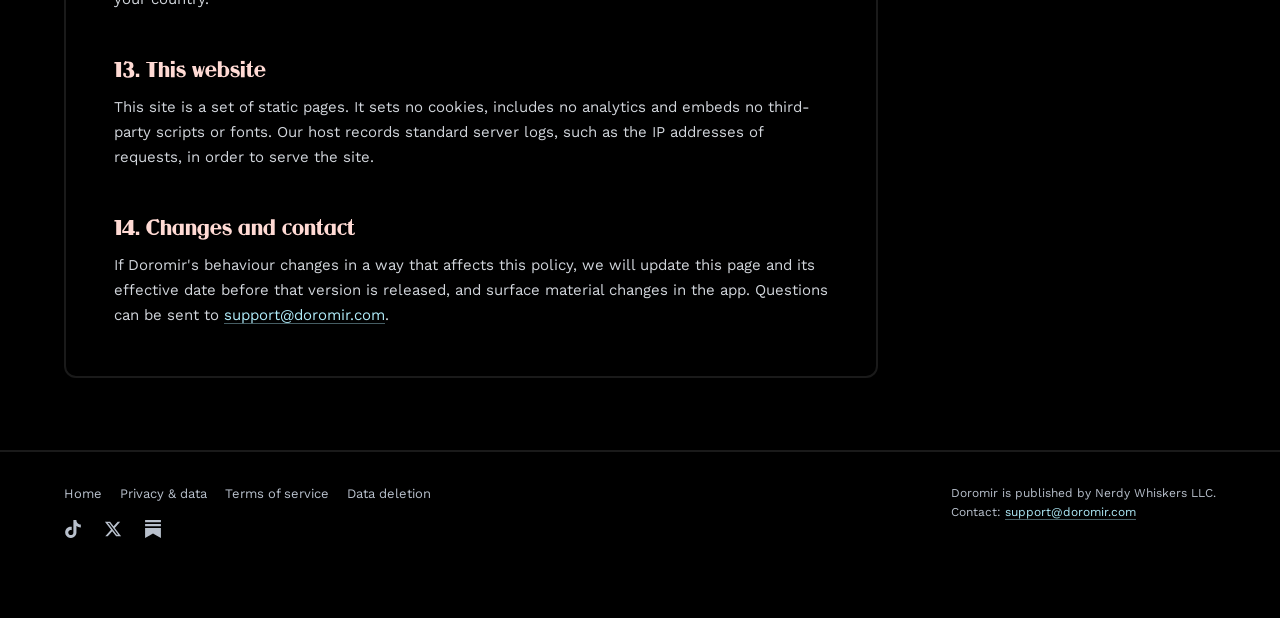
<file: delete-data/index.html>
<!DOCTYPE html>
<html lang="en">
<head>
<meta charset="utf-8">
<meta name="viewport" content="width=device-width, initial-scale=1">
<title>Delete your data — Doromir</title>
<meta name="description" content="How to delete your Doromir data. All data is stored only on your device; uninstalling the app deletes everything, and there is no server copy.">
<meta name="theme-color" content="#000000">
<!-- SVG first; browsers that understand it prefer it, the PNG stays for those
     that do not. -->
<link rel="icon" href="/assets/img/icon.svg" type="image/svg+xml">
<link rel="icon" href="/assets/img/favicon.png" sizes="any">
<link rel="apple-touch-icon" href="/assets/img/icon.png">
<link rel="canonical" href="https://doromir.com/privacy/">
<meta name="robots" content="noindex">
<meta http-equiv="refresh" content="0; url=/privacy/#delete">
<link rel="stylesheet" href="/assets/css/site.css">
</head>
<body>
<a class="skip" href="#main">Skip to content</a>
<canvas id="stream" aria-hidden="true"></canvas>

<header class="site-header">
  <div class="wrap">
    <div class="brand-row">
      <a class="brand" href="/" aria-label="Doromir home">
        <img class="brand-mark" src="/assets/img/icon.svg" width="40" height="40" alt="" aria-hidden="true">
        <span class="brand-name">Doromir</span>
      </a>
      <nav class="header-actions" aria-label="Main">
        <a class="header-link" href="/pricing/">Pricing</a>
        <a class="header-link" href="/faq/">FAQ</a>
        <a class="header-link" href="/blog/">Blog</a>
        <a class="btn btn--sm" href="/#download">Download</a>
      </nav>
    </div>
    <hr class="rule">
  </div>
</header>

<main id="main">
  <div class="wrap">
    <h1 class="page-title">Delete your data</h1>

    <article class="glass prose">
      <div class="summary">
        <p>
          <strong>All Doromir data is stored only on your device. Uninstalling the app
          deletes everything, and there is no server copy.</strong> Full instructions
          now live in the <a href="/privacy/#delete">Privacy &amp; Data Policy</a>,
          which you are being redirected to.
        </p>
      </div>
      <p><a class="btn btn--ghost" href="/privacy/#delete">Go to deletion instructions</a></p>
    </article>
  </div>
</main>

<footer class="site-footer">
  <div class="wrap footer-inner">
    <div class="footer-nav">
      <ul class="footer-links">
        <li><a href="/">Home</a></li>
        <li><a href="/privacy/">Privacy &amp; data</a></li>
        <li><a href="/terms/">Terms of service</a></li>
        <li><a href="/privacy/#delete">Data deletion</a></li>
      </ul>
      <ul class="footer-social">
        <li>
          <a href="https://www.tiktok.com/@nerdywhiskers" aria-label="Nerdy Whiskers on TikTok" rel="me noopener" target="_blank">
            <svg viewBox="0 0 24 24" fill="currentColor" aria-hidden="true"><path d="M12.53.02C13.84 0 15.14.01 16.44 0c.08 1.53.63 3.09 1.75 4.17 1.12 1.11 2.7 1.62 4.24 1.79v4.03c-1.44-.05-2.89-.35-4.2-.97-.57-.26-1.1-.59-1.62-.93-.01 2.92.01 5.84-.02 8.75-.08 1.4-.54 2.79-1.35 3.94-1.31 1.92-3.58 3.17-5.91 3.21-1.43.08-2.86-.31-4.08-1.03-2.02-1.19-3.44-3.37-3.65-5.71-.02-.5-.03-1-.01-1.49.18-1.9 1.12-3.72 2.58-4.96 1.66-1.44 3.98-2.13 6.15-1.72.02 1.48-.04 2.96-.04 4.44-.99-.32-2.15-.23-3.02.37-.63.41-1.11 1.04-1.36 1.75-.21.51-.15 1.07-.14 1.61.24 1.64 1.82 3.02 3.5 2.87 1.12-.01 2.19-.66 2.77-1.61.19-.33.4-.67.41-1.06.1-1.79.06-3.57.07-5.36.01-4.03-.01-8.05.02-12.07Z"/></svg>
          </a>
        </li>
        <li>
          <a href="https://x.com/NerdyWhisker" aria-label="Nerdy Whiskers on X" rel="me noopener" target="_blank">
            <svg viewBox="0 0 24 24" fill="currentColor" aria-hidden="true"><path d="M18.244 2.25h3.308l-7.227 8.26 8.502 11.24H16.17l-5.214-6.817L4.99 21.75H1.68l7.73-8.835L1.254 2.25H8.08l4.713 6.231ZM17.083 19.77h1.833L7.084 4.126H5.117Z"/></svg>
          </a>
        </li>
        <li>
          <a href="https://doromir.substack.com/" aria-label="Doromir on Substack" rel="me noopener" target="_blank">
            <svg viewBox="0 0 24 24" fill="currentColor" aria-hidden="true"><path d="M22.539 8.242H1.46V5.406h21.08v2.836ZM1.46 10.812V24L12 18.11 22.54 24V10.812H1.46ZM22.54 0H1.46v2.836h21.08V0Z"/></svg>
          </a>
        </li>
      </ul>
    </div>
    <p class="footer-legal">
      Doromir is published by Nerdy Whiskers LLC.<br>
      Contact: <a href="mailto:support@doromir.com">support@doromir.com</a>
    </p>
  </div>
</footer>

<script src="/assets/js/stream.js"></script>
</body>
</html>
</file>
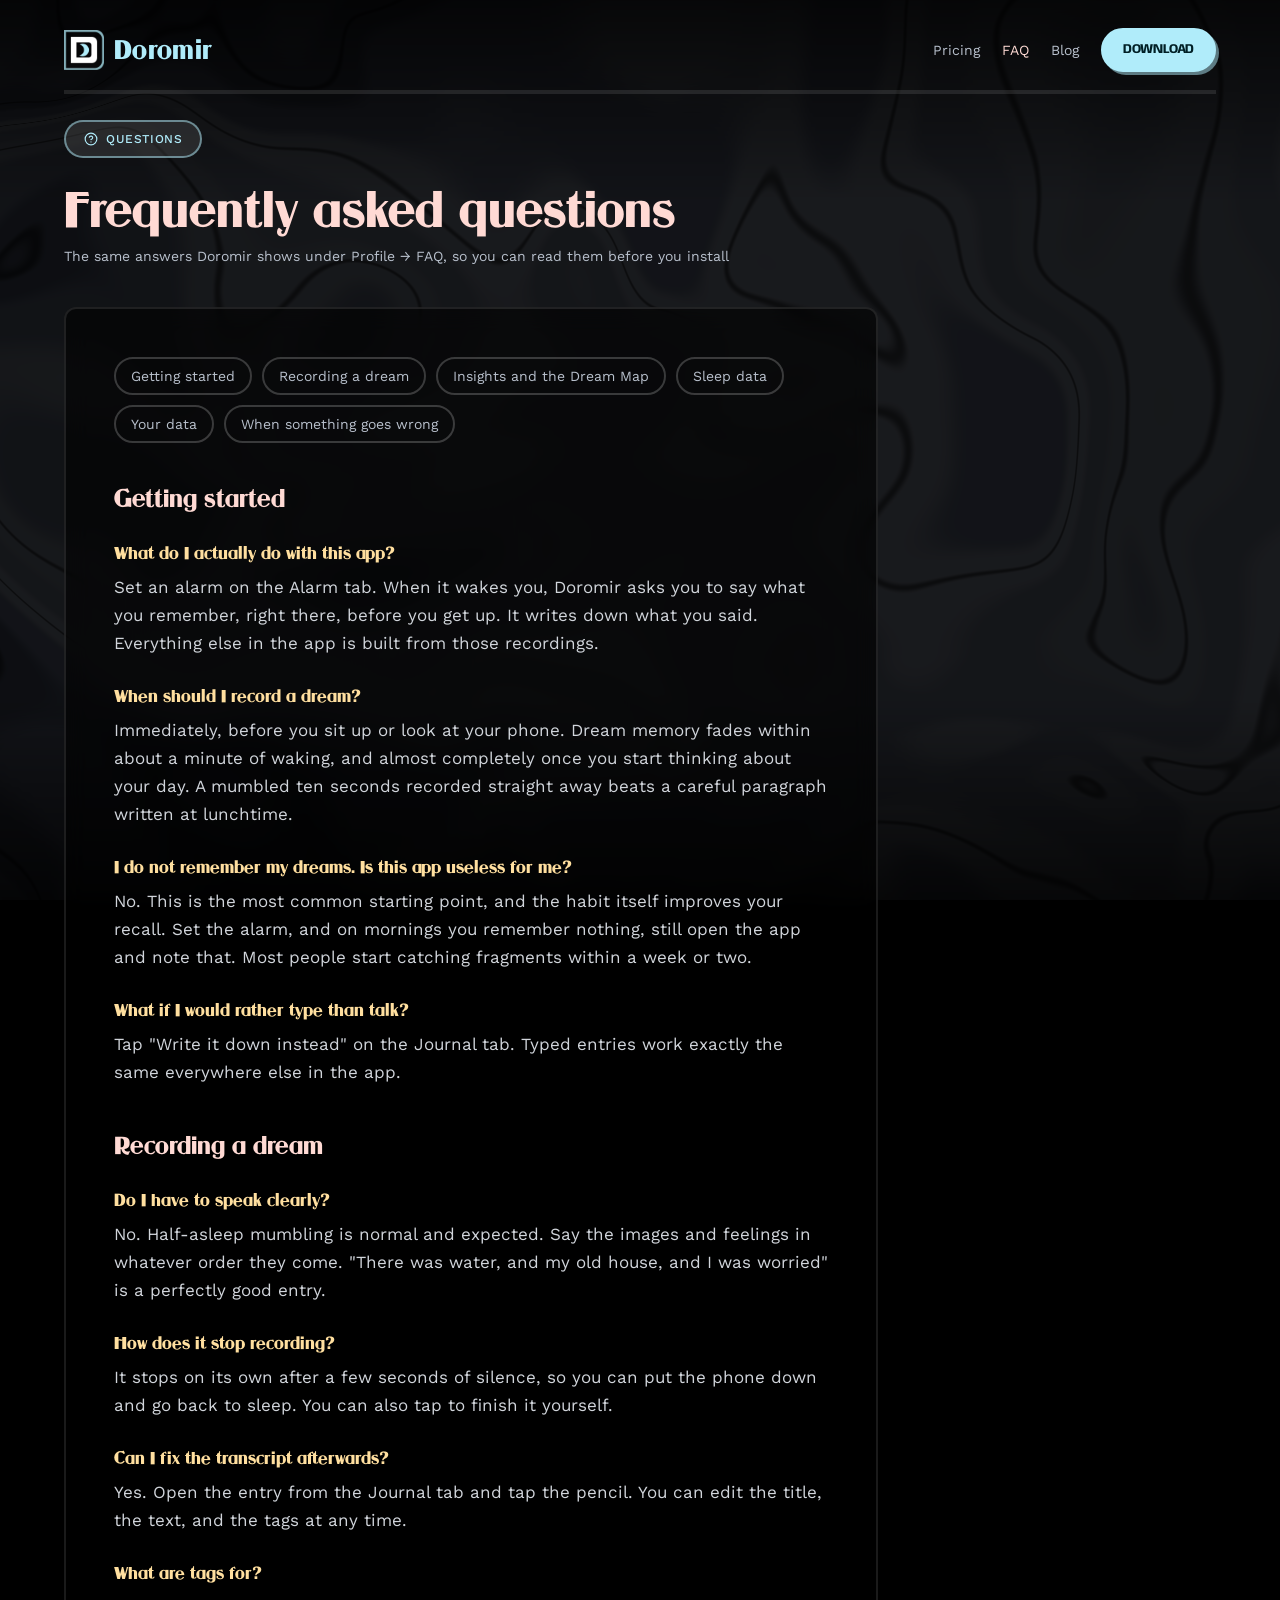
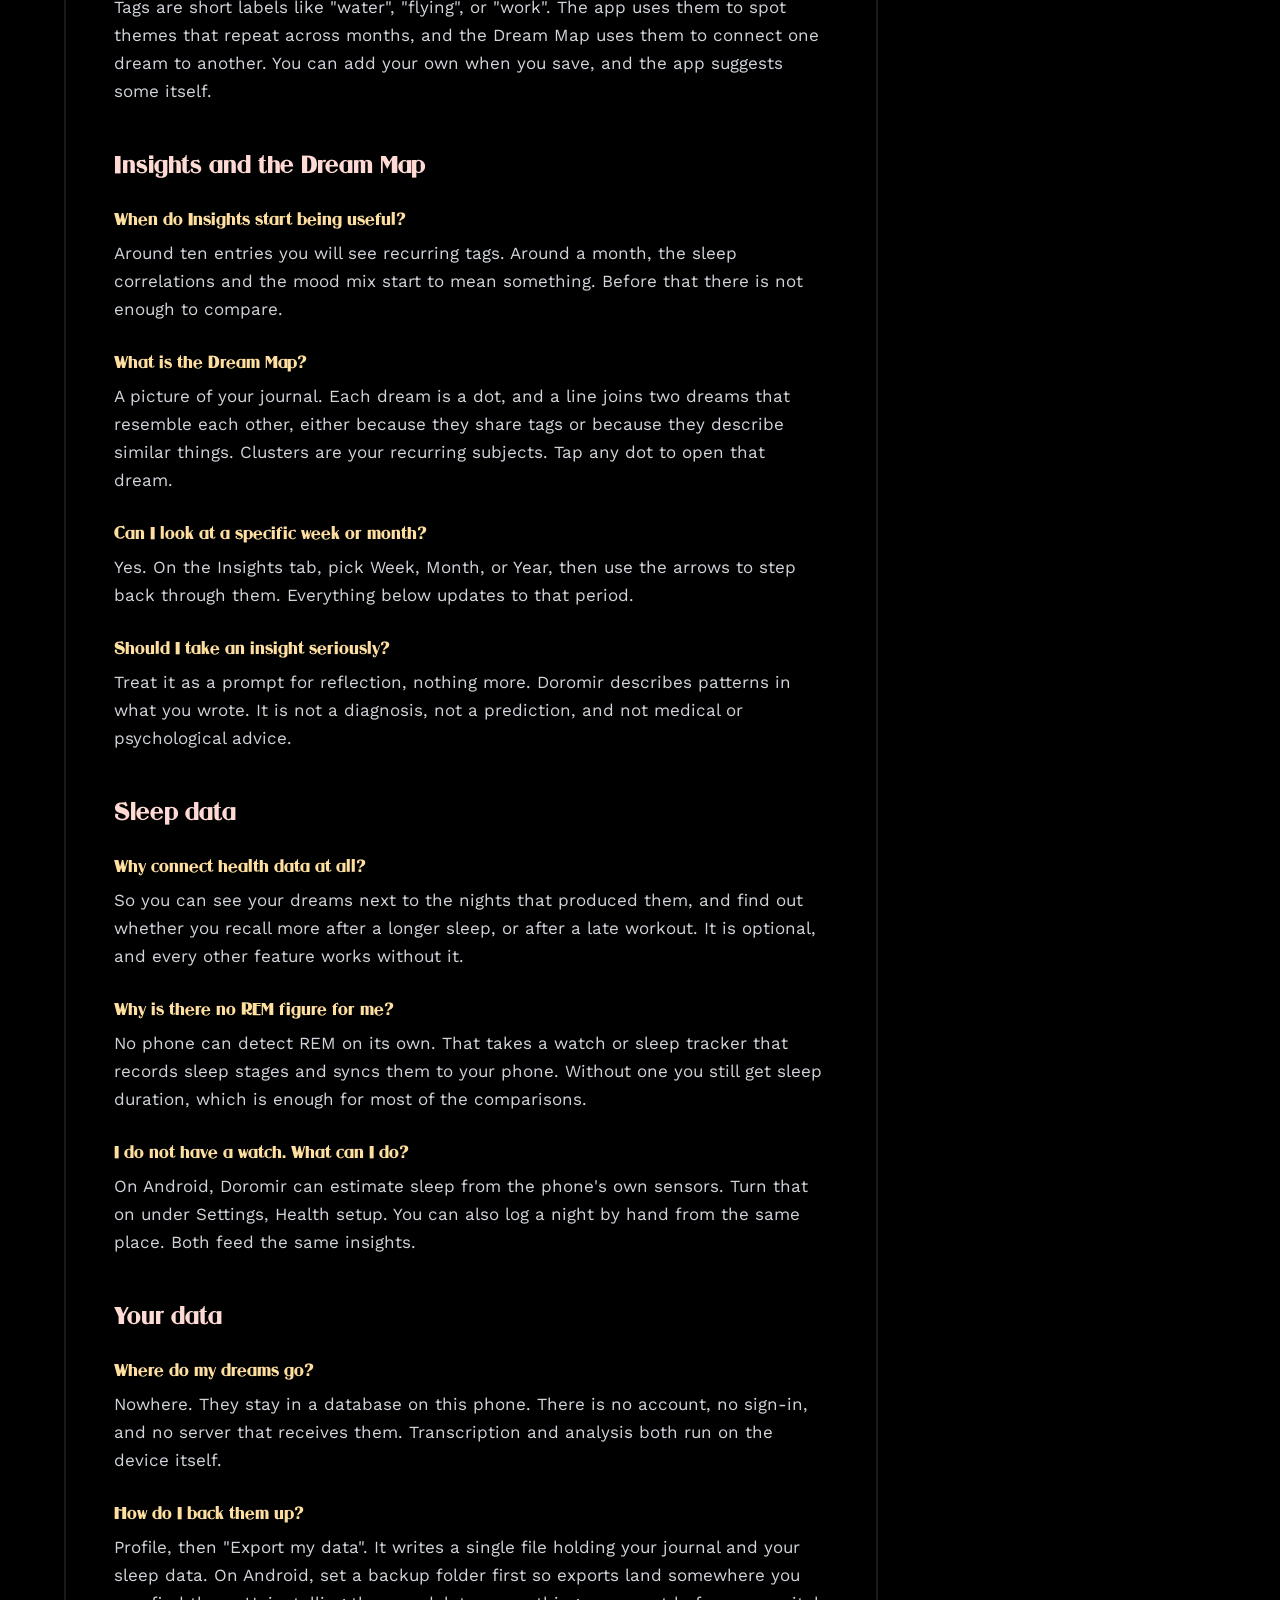
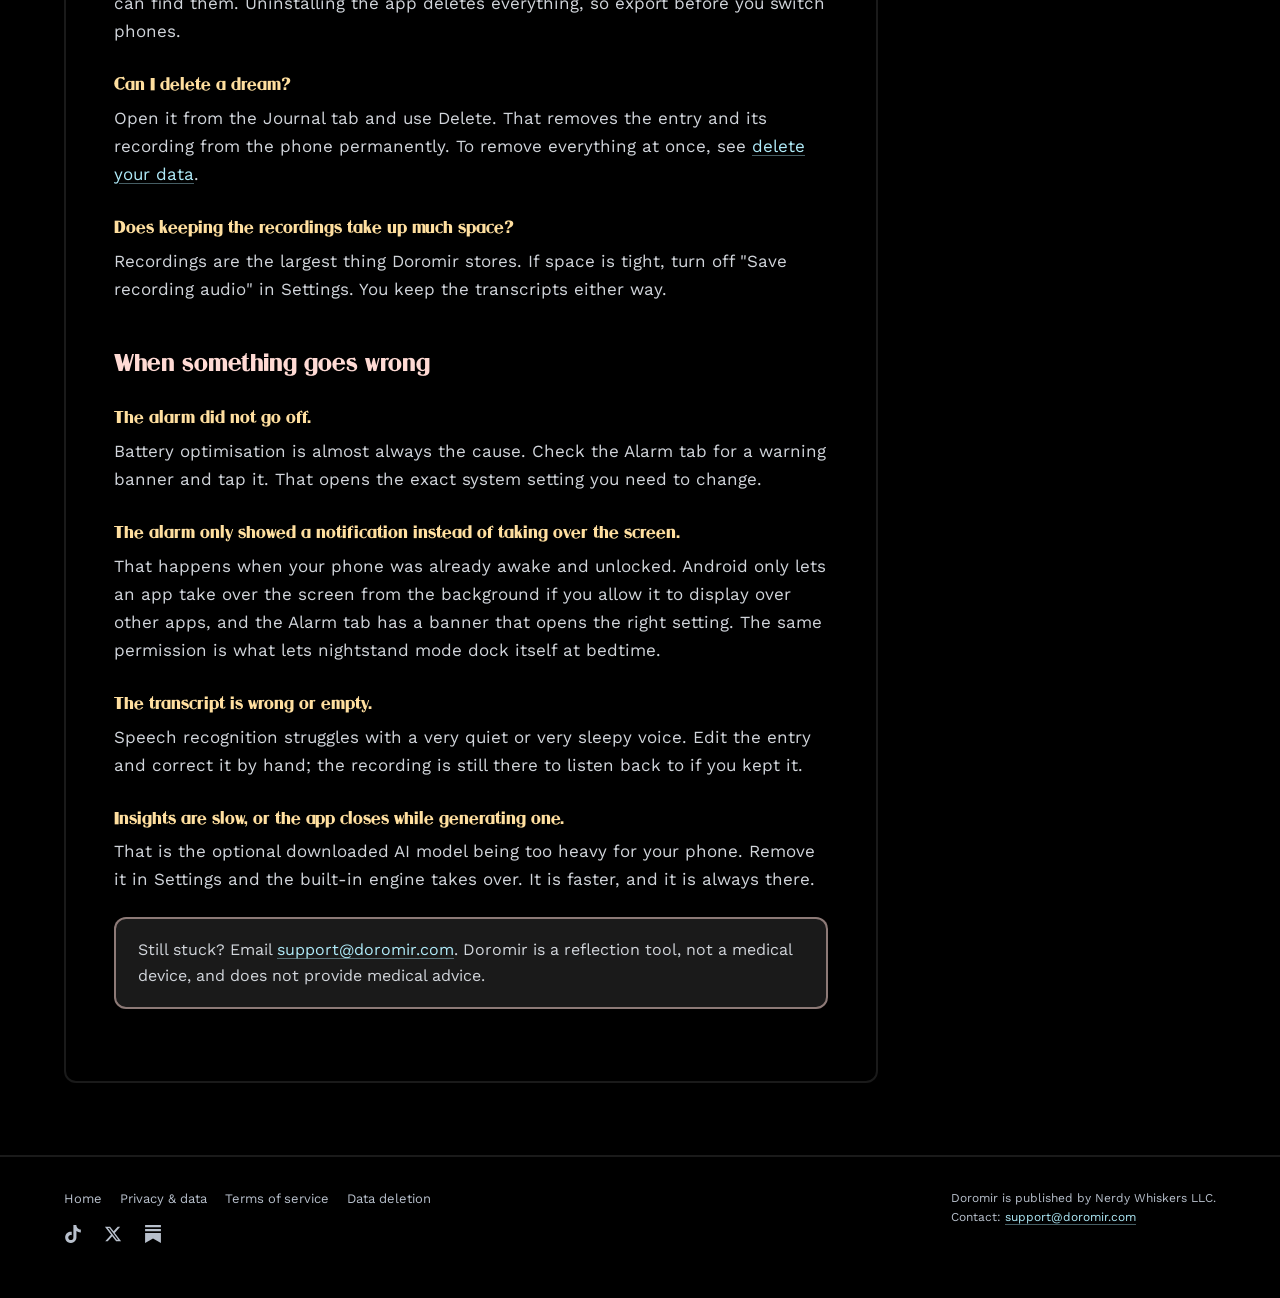
<file: faq/index.html>
<!DOCTYPE html>
<html lang="en">
<head>
<meta charset="utf-8">
<meta name="viewport" content="width=device-width, initial-scale=1">
<title>Dream journal FAQ — Doromir</title>
<meta name="description" content="How to record a dream, what the Dream Map is, why REM needs a watch, and where your data lives. The same questions Doromir answers inside the app.">
<meta name="theme-color" content="#000000">
<!-- SVG first; browsers that understand it prefer it, the PNG stays for those
     that do not. -->
<link rel="icon" href="/assets/img/icon.svg" type="image/svg+xml">
<link rel="icon" href="/assets/img/favicon.png" sizes="any">
<link rel="apple-touch-icon" href="/assets/img/icon.png">
<link rel="canonical" href="https://doromir.com/faq/">
<meta property="og:type" content="website">
<meta property="og:site_name" content="Doromir">
<meta property="og:url" content="https://doromir.com/faq/">
<meta property="og:title" content="FAQ — Doromir">
<meta property="og:description" content="How to record a dream, what the Dream Map is, and where your data lives.">
<meta property="og:image" content="https://doromir.com/assets/img/doromir-banner.png">
<meta property="og:image:width" content="1024">
<meta property="og:image:height" content="512">
<meta property="og:image:alt" content="The Doromir mark on a dark marbled background, over the line: Your fully private Dream Journal.">
<meta name="twitter:card" content="summary_large_image">
<link rel="stylesheet" href="/assets/css/site.css">
</head>
<body>
<a class="skip" href="#main">Skip to content</a>
<canvas id="stream" aria-hidden="true"></canvas>

<header class="site-header">
  <div class="wrap">
    <div class="brand-row">
      <a class="brand" href="/" aria-label="Doromir home">
        <img class="brand-mark" src="/assets/img/icon.svg" width="40" height="40" alt="" aria-hidden="true">
        <span class="brand-name">Doromir</span>
      </a>
      <nav class="header-actions" aria-label="Main">
        <a class="header-link" href="/pricing/">Pricing</a>
        <a class="header-link" href="/faq/" aria-current="page">FAQ</a>
        <a class="header-link" href="/blog/">Blog</a>
        <a class="btn btn--sm" href="/#download">Download</a>
      </nav>
    </div>
    <hr class="rule">
  </div>
</header>

<main id="main">
  <div class="wrap">
    <span class="chip chip--teal">
      <svg viewBox="0 0 24 24" fill="none" stroke="currentColor" stroke-width="2" stroke-linecap="round" stroke-linejoin="round" aria-hidden="true">
        <circle cx="12" cy="12" r="10"/>
        <path d="M9.09 9a3 3 0 0 1 5.83 1c0 2-3 3-3 3"/>
        <path d="M12 17h.01"/>
      </svg>
      Questions
    </span>
    <h1 class="page-title">Frequently asked questions</h1>
    <p class="page-meta">The same answers Doromir shows under Profile &rarr; FAQ, so you can read them before you install</p>

    <article class="glass prose">

      <!-- Section list rather than a full question index. Twenty-three links would
           be a wall the size of the page it is supposed to shortcut. -->
      <nav class="faq-toc" aria-label="Sections">
        <a href="#getting-started">Getting started</a>
        <a href="#capturing">Recording a dream</a>
        <a href="#insights">Insights and the Dream Map</a>
        <a href="#sleep">Sleep data</a>
        <a href="#privacy">Your data</a>
        <a href="#troubleshooting">When something goes wrong</a>
      </nav>

      <h2 id="getting-started">Getting started</h2>

      <h3>What do I actually do with this app?</h3>
      <p>
        Set an alarm on the Alarm tab. When it wakes you, Doromir asks you to say what
        you remember, right there, before you get up. It writes down what you said.
        Everything else in the app is built from those recordings.
      </p>

      <h3>When should I record a dream?</h3>
      <p>
        Immediately, before you sit up or look at your phone. Dream memory fades within
        about a minute of waking, and almost completely once you start thinking about
        your day. A mumbled ten seconds recorded straight away beats a careful paragraph
        written at lunchtime.
      </p>

      <h3>I do not remember my dreams. Is this app useless for me?</h3>
      <p>
        No. This is the most common starting point, and the habit itself improves your
        recall. Set the alarm, and on mornings you remember nothing, still open the app
        and note that. Most people start catching fragments within a week or two.
      </p>

      <h3>What if I would rather type than talk?</h3>
      <p>
        Tap "Write it down instead" on the Journal tab. Typed entries work exactly the
        same everywhere else in the app.
      </p>

      <h2 id="capturing">Recording a dream</h2>

      <h3>Do I have to speak clearly?</h3>
      <p>
        No. Half-asleep mumbling is normal and expected. Say the images and feelings in
        whatever order they come. "There was water, and my old house, and I was worried"
        is a perfectly good entry.
      </p>

      <h3>How does it stop recording?</h3>
      <p>
        It stops on its own after a few seconds of silence, so you can put the phone down
        and go back to sleep. You can also tap to finish it yourself.
      </p>

      <h3>Can I fix the transcript afterwards?</h3>
      <p>
        Yes. Open the entry from the Journal tab and tap the pencil. You can edit the
        title, the text, and the tags at any time.
      </p>

      <h3>What are tags for?</h3>
      <p>
        Tags are short labels like "water", "flying", or "work". The app uses them to
        spot themes that repeat across months, and the Dream Map uses them to connect one
        dream to another. You can add your own when you save, and the app suggests some
        itself.
      </p>

      <h2 id="insights">Insights and the Dream Map</h2>

      <h3>When do Insights start being useful?</h3>
      <p>
        Around ten entries you will see recurring tags. Around a month, the sleep
        correlations and the mood mix start to mean something. Before that there is not
        enough to compare.
      </p>

      <h3>What is the Dream Map?</h3>
      <p>
        A picture of your journal. Each dream is a dot, and a line joins two dreams that
        resemble each other, either because they share tags or because they describe
        similar things. Clusters are your recurring subjects. Tap any dot to open that
        dream.
      </p>

      <h3>Can I look at a specific week or month?</h3>
      <p>
        Yes. On the Insights tab, pick Week, Month, or Year, then use the arrows to step
        back through them. Everything below updates to that period.
      </p>

      <h3>Should I take an insight seriously?</h3>
      <p>
        Treat it as a prompt for reflection, nothing more. Doromir describes patterns in
        what you wrote. It is not a diagnosis, not a prediction, and not medical or
        psychological advice.
      </p>

      <h2 id="sleep">Sleep data</h2>

      <h3>Why connect health data at all?</h3>
      <p>
        So you can see your dreams next to the nights that produced them, and find out
        whether you recall more after a longer sleep, or after a late workout. It is
        optional, and every other feature works without it.
      </p>

      <h3>Why is there no REM figure for me?</h3>
      <p>
        No phone can detect REM on its own. That takes a watch or sleep tracker that
        records sleep stages and syncs them to your phone. Without one you still get
        sleep duration, which is enough for most of the comparisons.
      </p>

      <h3>I do not have a watch. What can I do?</h3>
      <p>
        On Android, Doromir can estimate sleep from the phone's own sensors. Turn that on
        under Settings, Health setup. You can also log a night by hand from the same
        place. Both feed the same insights.
      </p>

      <h2 id="privacy">Your data</h2>

      <h3>Where do my dreams go?</h3>
      <p>
        Nowhere. They stay in a database on this phone. There is no account, no sign-in,
        and no server that receives them. Transcription and analysis both run on the
        device itself.
      </p>

      <h3>How do I back them up?</h3>
      <p>
        Profile, then "Export my data". It writes a single file holding your journal and
        your sleep data. On Android, set a backup folder first so exports land somewhere
        you can find them. Uninstalling the app deletes everything, so export before you
        switch phones.
      </p>

      <h3>Can I delete a dream?</h3>
      <p>
        Open it from the Journal tab and use Delete. That removes the entry and its
        recording from the phone permanently. To remove everything at once, see
        <a href="/privacy/#delete">delete your data</a>.
      </p>

      <h3>Does keeping the recordings take up much space?</h3>
      <p>
        Recordings are the largest thing Doromir stores. If space is tight, turn off
        "Save recording audio" in Settings. You keep the transcripts either way.
      </p>

      <h2 id="troubleshooting">When something goes wrong</h2>

      <h3>The alarm did not go off.</h3>
      <p>
        Battery optimisation is almost always the cause. Check the Alarm tab for a
        warning banner and tap it. That opens the exact system setting you need to
        change.
      </p>

      <h3>The alarm only showed a notification instead of taking over the screen.</h3>
      <p>
        That happens when your phone was already awake and unlocked. Android only lets an
        app take over the screen from the background if you allow it to display over other
        apps, and the Alarm tab has a banner that opens the right setting. The same
        permission is what lets nightstand mode dock itself at bedtime.
      </p>

      <h3>The transcript is wrong or empty.</h3>
      <p>
        Speech recognition struggles with a very quiet or very sleepy voice. Edit the
        entry and correct it by hand; the recording is still there to listen back to if
        you kept it.
      </p>

      <h3>Insights are slow, or the app closes while generating one.</h3>
      <p>
        That is the optional downloaded AI model being too heavy for your phone. Remove
        it in Settings and the built-in engine takes over. It is faster, and it is always
        there.
      </p>

      <div class="note">
        <p>
          Still stuck? Email
          <a href="mailto:support@doromir.com">support@doromir.com</a>.
          Doromir is a reflection tool, not a medical device, and does not provide medical
          advice.
        </p>
      </div>

    </article>
  </div>
</main>

<footer class="site-footer">
  <div class="wrap footer-inner">
    <div class="footer-nav">
      <ul class="footer-links">
        <li><a href="/">Home</a></li>
        <li><a href="/privacy/">Privacy &amp; data</a></li>
        <li><a href="/terms/">Terms of service</a></li>
        <li><a href="/privacy/#delete">Data deletion</a></li>
      </ul>
      <ul class="footer-social">
        <li>
          <a href="https://www.tiktok.com/@nerdywhiskers" aria-label="Nerdy Whiskers on TikTok" rel="me noopener" target="_blank">
            <svg viewBox="0 0 24 24" fill="currentColor" aria-hidden="true"><path d="M12.53.02C13.84 0 15.14.01 16.44 0c.08 1.53.63 3.09 1.75 4.17 1.12 1.11 2.7 1.62 4.24 1.79v4.03c-1.44-.05-2.89-.35-4.2-.97-.57-.26-1.1-.59-1.62-.93-.01 2.92.01 5.84-.02 8.75-.08 1.4-.54 2.79-1.35 3.94-1.31 1.92-3.58 3.17-5.91 3.21-1.43.08-2.86-.31-4.08-1.03-2.02-1.19-3.44-3.37-3.65-5.71-.02-.5-.03-1-.01-1.49.18-1.9 1.12-3.72 2.58-4.96 1.66-1.44 3.98-2.13 6.15-1.72.02 1.48-.04 2.96-.04 4.44-.99-.32-2.15-.23-3.02.37-.63.41-1.11 1.04-1.36 1.75-.21.51-.15 1.07-.14 1.61.24 1.64 1.82 3.02 3.5 2.87 1.12-.01 2.19-.66 2.77-1.61.19-.33.4-.67.41-1.06.1-1.79.06-3.57.07-5.36.01-4.03-.01-8.05.02-12.07Z"/></svg>
          </a>
        </li>
        <li>
          <a href="https://x.com/NerdyWhisker" aria-label="Nerdy Whiskers on X" rel="me noopener" target="_blank">
            <svg viewBox="0 0 24 24" fill="currentColor" aria-hidden="true"><path d="M18.244 2.25h3.308l-7.227 8.26 8.502 11.24H16.17l-5.214-6.817L4.99 21.75H1.68l7.73-8.835L1.254 2.25H8.08l4.713 6.231ZM17.083 19.77h1.833L7.084 4.126H5.117Z"/></svg>
          </a>
        </li>
        <li>
          <a href="https://doromir.substack.com/" aria-label="Doromir on Substack" rel="me noopener" target="_blank">
            <svg viewBox="0 0 24 24" fill="currentColor" aria-hidden="true"><path d="M22.539 8.242H1.46V5.406h21.08v2.836ZM1.46 10.812V24L12 18.11 22.54 24V10.812H1.46ZM22.54 0H1.46v2.836h21.08V0Z"/></svg>
          </a>
        </li>
      </ul>
    </div>
    <p class="footer-legal">
      Doromir is published by Nerdy Whiskers LLC.<br>
      Contact: <a href="mailto:support@doromir.com">support@doromir.com</a>
    </p>
  </div>
</footer>

<script src="/assets/js/stream.js"></script>
</body>
</html>
</file>
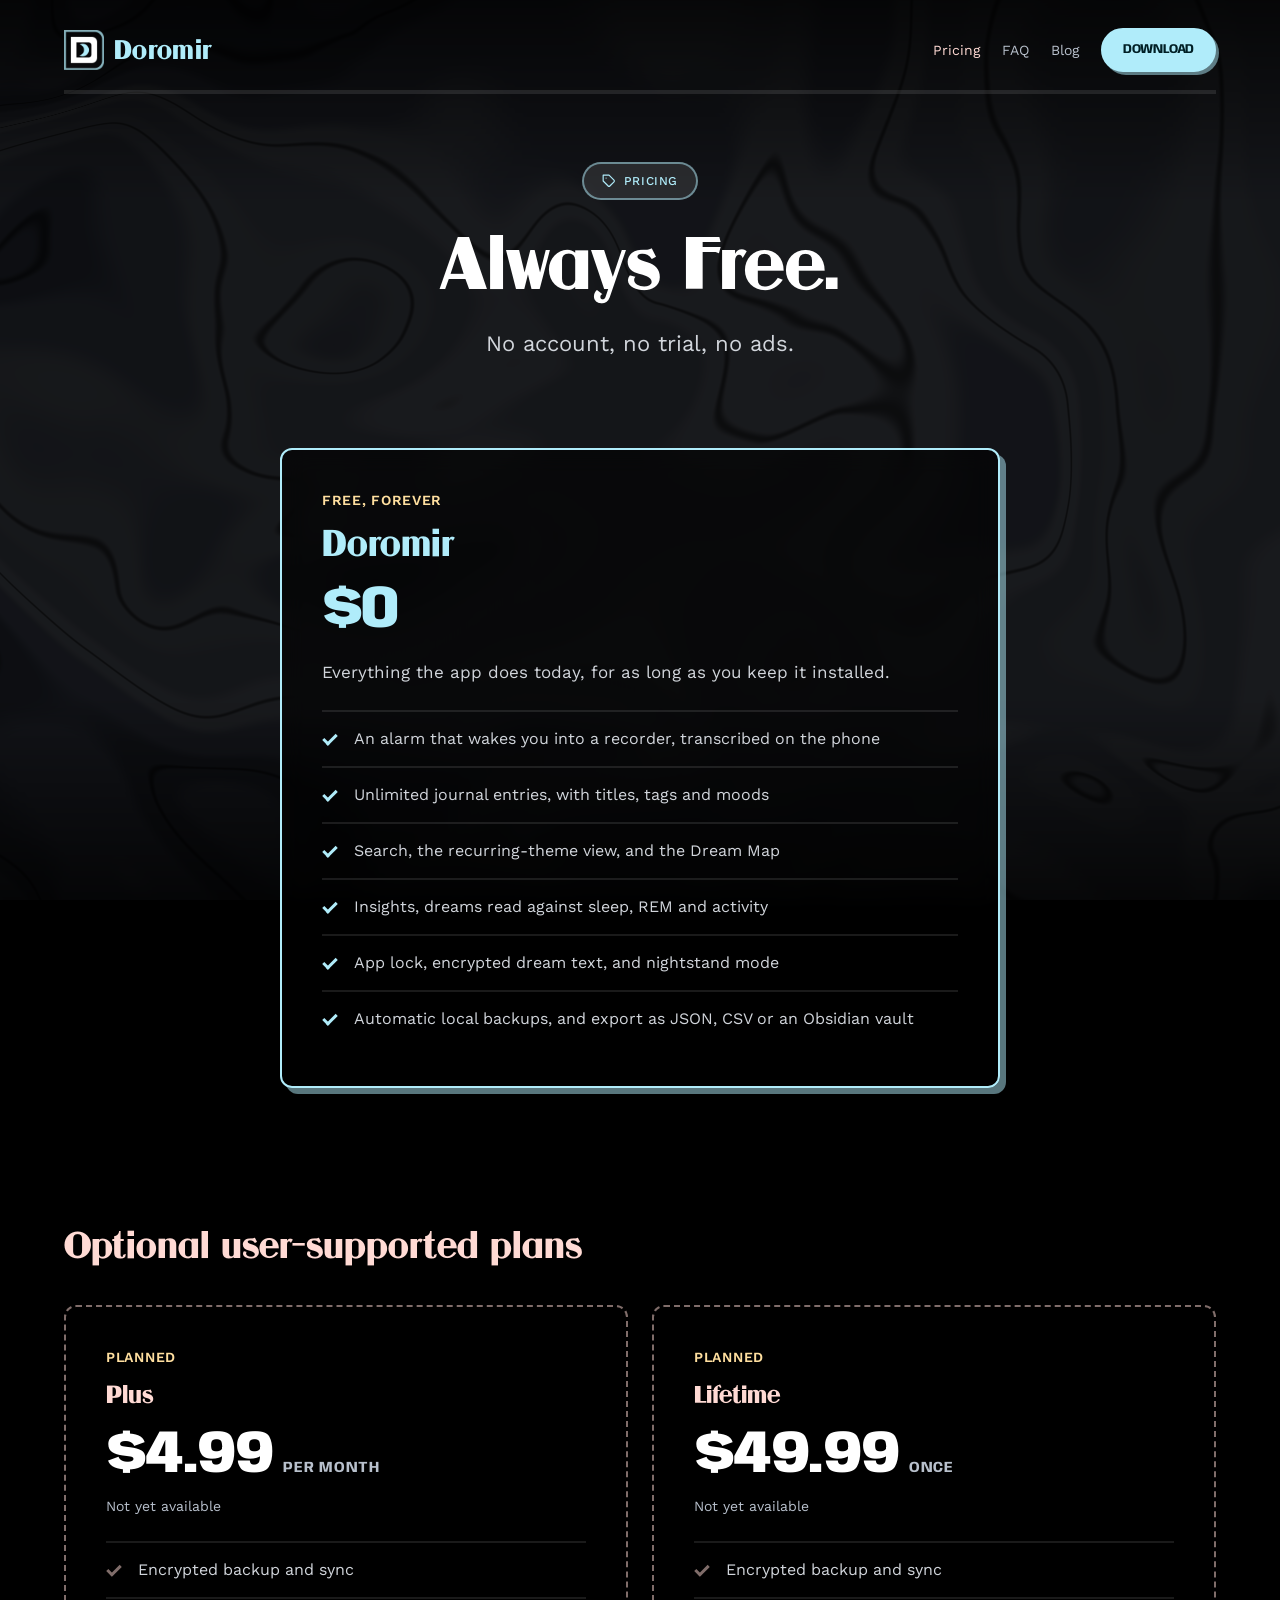
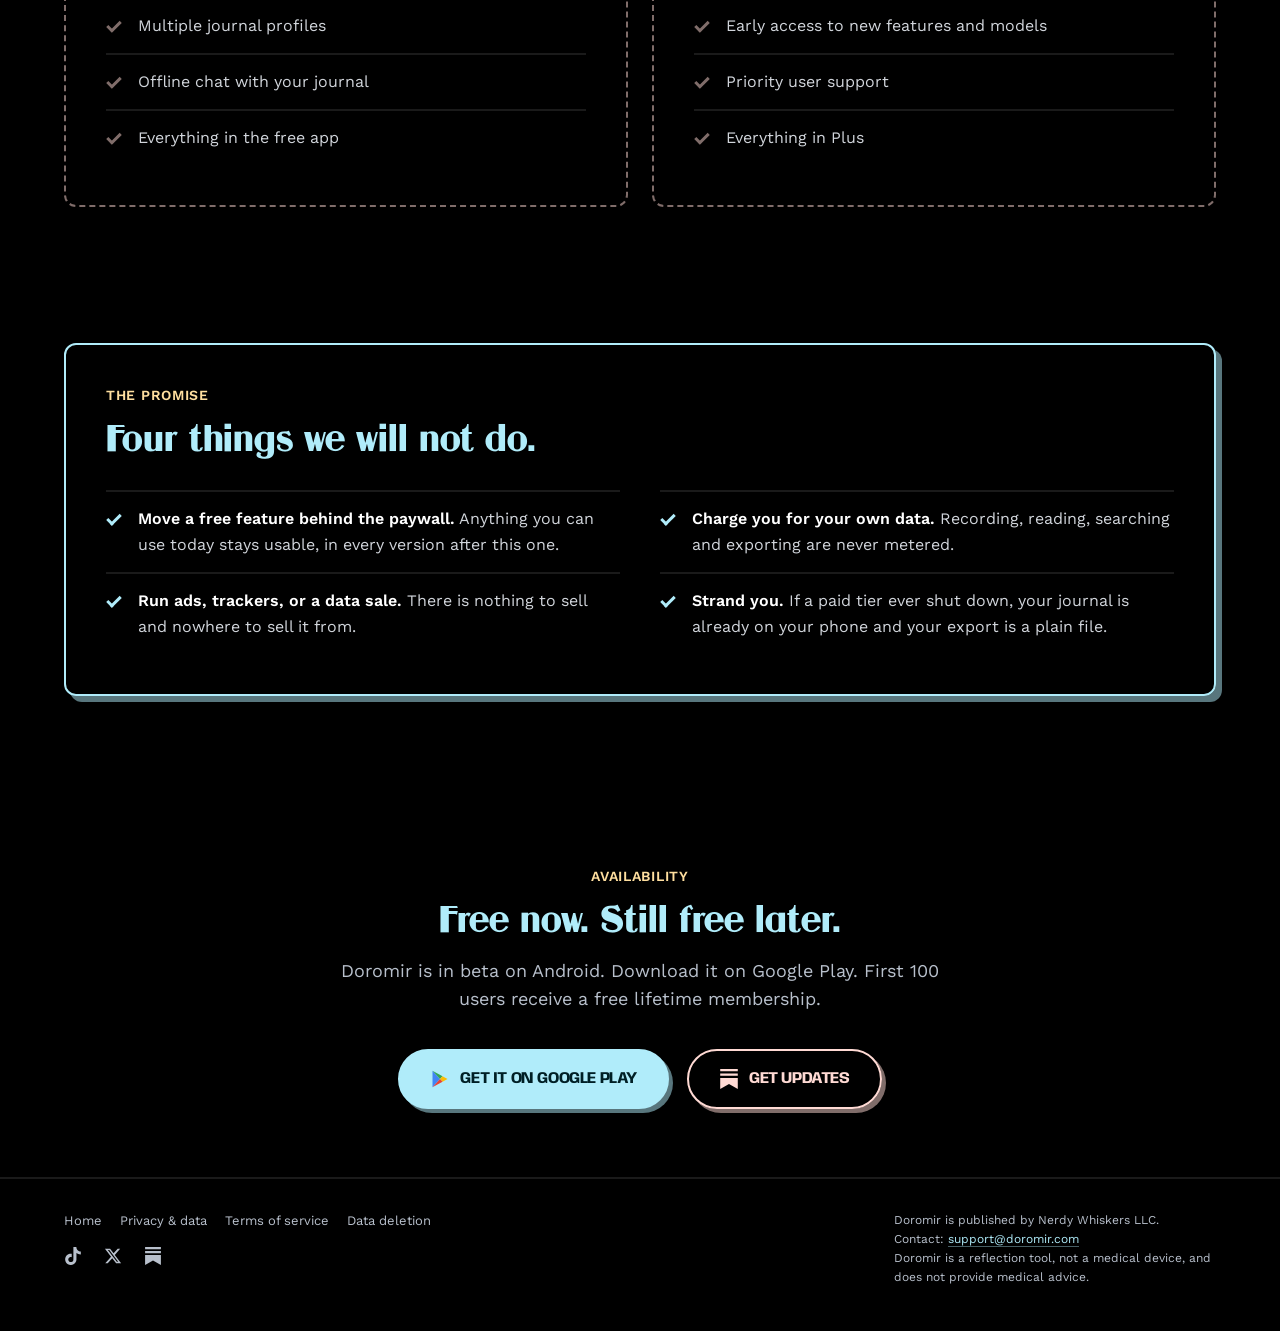
<file: pricing/index.html>
<!DOCTYPE html>
<html lang="en">
<head>
<meta charset="utf-8">
<meta name="viewport" content="width=device-width, initial-scale=1">
<title>Pricing — Doromir dream journal</title>
<meta name="description" content="Doromir is free, and everything already in it stays free. No account, no ads, no trial. Here is what we plan to charge for later, and the reason we can give away the rest.">
<meta name="theme-color" content="#000000">
<!-- SVG first; browsers that understand it prefer it, the PNG stays for those
     that do not. -->
<link rel="icon" href="/assets/img/icon.svg" type="image/svg+xml">
<link rel="icon" href="/assets/img/favicon.png" sizes="any">
<link rel="apple-touch-icon" href="/assets/img/icon.png">
<link rel="canonical" href="https://doromir.com/pricing/">
<meta property="og:type" content="website">
<meta property="og:site_name" content="Doromir">
<meta property="og:url" content="https://doromir.com/pricing/">
<meta property="og:title" content="Pricing — Doromir">
<meta property="og:description" content="The app is free, and everything already in it stays free. Here is what we plan to charge for later, and why.">
<meta property="og:image" content="https://doromir.com/assets/img/doromir-banner.png">
<meta property="og:image:width" content="1024">
<meta property="og:image:height" content="512">
<meta property="og:image:alt" content="The Doromir mark on a dark marbled background, over the line: Your fully private Dream Journal.">
<meta name="twitter:card" content="summary_large_image">
<link rel="stylesheet" href="/assets/css/site.css">
</head>
<body>
<a class="skip" href="#main">Skip to content</a>
<canvas id="stream" aria-hidden="true"></canvas>

<header class="site-header">
  <div class="wrap">
    <div class="brand-row">
      <a class="brand" href="/" aria-label="Doromir home">
        <img class="brand-mark" src="/assets/img/icon.svg" width="40" height="40" alt="" aria-hidden="true">
        <span class="brand-name">Doromir</span>
      </a>
      <nav class="header-actions" aria-label="Main">
        <a class="header-link" href="/pricing/" aria-current="page">Pricing</a>
        <a class="header-link" href="/faq/">FAQ</a>
        <a class="header-link" href="/blog/">Blog</a>
        <a class="btn btn--sm" href="/#download">Download</a>
      </nav>
    </div>
    <hr class="rule">
  </div>
</header>

<main id="main" class="pricing">

  <!-- ── Hero ──────────────────────────────────────────────────────────────
       One claim, and the reason it is credible, in the same breath. The reason
       is the important half: "free" on its own is a promotion, and "free because
       there is no server to pay for" is a property of the thing. -->
  <section class="hero">
    <div class="wrap">
      <div class="pricing-copy">
      <span class="chip chip--teal">
        <svg viewBox="0 0 24 24" fill="none" stroke="currentColor" stroke-width="2" stroke-linecap="round" stroke-linejoin="round" aria-hidden="true">
          <path d="M20.59 13.41 13.42 20.6a2 2 0 0 1-2.83 0L2 12V2h10l8.59 8.59a2 2 0 0 1 0 2.82Z"/>
          <path d="M7 7h.01"/>
        </svg>
        Pricing
      </span>
      <h1 class="reveal" style="--d:1">Always Free.</h1>
      <p class="lede reveal" style="--d:2">
        No account, no trial, no ads.
      </p>
      </div>
    </div>
  </section>

  <!-- ── The free tier ───────────────────────────────────────
       The loudest card on the page — the inverse of how a pricing page usually
       ranks its own contents — but not the widest. It is narrower than the two
       plans below it and centred, so the eye lands on it first and reads one
       column rather than scanning two.

       Six lines covering twelve features. An itemised dozen reads as a spec sheet
       and stops being scanned about a third of the way down; six grouped lines
       give up nothing and are actually read. Each line still has to be true of
       everything folded into it — see the pricing section of the README. -->
  <section class="free-tier">
    <div class="wrap">
      <div class="glass tier tier--free reveal">
        <p class="kicker">Free, forever</p>
        <h2>Doromir</h2>
        <div class="price">
          <span class="price-figure">$0</span>
        </div>
        <p class="tier-lede">
          Everything the app does today, for as long as you keep
          it installed.
        </p>
        <ul class="ticks">
          <li>An alarm that wakes you into a recorder, transcribed on the phone</li>
          <li>Unlimited journal entries, with titles, tags and moods</li>
          <li>Search, the recurring-theme view, and the Dream Map</li>
          <li>Insights, dreams read against sleep, REM and activity</li>
          <li>App lock, encrypted dream text, and nightstand mode</li>
          <li>Automatic local backups, and export as JSON, CSV or an Obsidian vault</li>
        </ul>
      </div>
    </div>
  </section>

  <!-- ── The paid part ───────────────────────────────────────
       Prices for things that do not exist yet, and no prose explaining that — so
       the dashed shadowless card, the "Planned" kicker and the line under each
       price are the only things carrying it. All three are load-bearing. If any
       of them goes, the section reads as a store and the first person who tries
       to buy one has been misled. -->
  <section>
    <div class="wrap">
      <h2 class="reveal">Optional user-supported plans</h2>

      <div class="tier-grid">

        <div class="glass tier tier--planned reveal">
          <p class="kicker">Planned</p>
          <h3>Plus</h3>
          <div class="price">
            <span class="price-figure">$4.99</span>
            <span class="price-unit">per month</span>
          </div>
          <p class="price-alt">Not yet available</p>
          <ul class="ticks">
            <li>Encrypted backup and sync</li>
            <li>Multiple journal profiles</li>
            <li>Offline chat with your journal</li>
            <li>Everything in the free app</li>
          </ul>
        </div>

        <div class="glass tier tier--planned reveal" style="--d:1">
          <p class="kicker">Planned</p>
          <h3>Lifetime</h3>
          <div class="price">
            <span class="price-figure">$49.99</span>
            <span class="price-unit">once</span>
          </div>
          <p class="price-alt">Not yet available</p>
          <ul class="ticks">
            <li>Encrypted backup and sync</li>
            <li>Early access to new features and models</li>
            <li>Priority user support</li>
            <li>Everything in Plus</li>
          </ul>
        </div>

      </div>
    </div>
  </section>

  <!-- ── The promises ──────────────────────────────────────────────────────
       The landing page's pledge is about data. This one is about money, and it
       is what a reader is actually scanning a pricing page for: what changes
       about the free app once a paid one exists. -->
  <section>
    <div class="wrap">
      <div class="glass pledge reveal">
        <p class="kicker">The promise</p>
        <h2>Four things we will not do.</h2>
        <ul class="ticks ticks--2col">
          <li>
            <span><strong>Move a free feature behind the paywall.</strong>
            Anything you can use today stays usable, in every version after this
            one.</span>
          </li>
          <li>
            <span><strong>Charge you for your own data.</strong>
            Recording, reading, searching and exporting are never metered.</span>
          </li>
          <li>
            <span><strong>Run ads, trackers, or a data sale.</strong>
            There is nothing to sell and nowhere to sell it from.</span>
          </li>
          <li>
            <span><strong>Strand you.</strong>
            If a paid tier ever shut down, your journal is already on your phone
            and your export is a plain file.</span>
          </li>
        </ul>
      </div>
    </div>
  </section>

  <section class="closer">
    <div class="wrap">
      <p class="kicker reveal">Availability</p>
      <h2 class="reveal" style="--d:1">Free now. Still free later.</h2>
      <p class="reveal" style="--d:2">
        Doromir is in beta on Android. Download it on Google Play.
        First 100 users receive a free lifetime membership.
      </p>
      <div class="btn-row btn-row--center reveal" style="--d:3">
        <a class="btn" href="https://play.google.com/store/apps/details?id=com.nerdywhiskers.dreamapp&amp;hl=en" rel="noopener" target="_blank">
          <img class="play-icon" src="/assets/img/google-play.svg" width="20" height="20" alt="" aria-hidden="true">
          Get it on Google Play
        </a>
        <a class="btn btn--ghost" href="https://doromir.substack.com/subscribe" rel="noopener" target="_blank">
          <svg viewBox="0 0 24 24" fill="currentColor" aria-hidden="true"><path d="M22.539 8.242H1.46V5.406h21.08v2.836ZM1.46 10.812V24L12 18.11 22.54 24V10.812H1.46ZM22.54 0H1.46v2.836h21.08V0Z"/></svg>
          Get updates
        </a>
      </div>
    </div>
  </section>

</main>

<footer class="site-footer">
  <div class="wrap footer-inner">
    <div class="footer-nav">
      <ul class="footer-links">
        <li><a href="/">Home</a></li>
        <li><a href="/privacy/">Privacy &amp; data</a></li>
        <li><a href="/terms/">Terms of service</a></li>
        <li><a href="/privacy/#delete">Data deletion</a></li>
      </ul>
      <ul class="footer-social">
        <li>
          <a href="https://www.tiktok.com/@nerdywhiskers" aria-label="Nerdy Whiskers on TikTok" rel="me noopener" target="_blank">
            <svg viewBox="0 0 24 24" fill="currentColor" aria-hidden="true"><path d="M12.53.02C13.84 0 15.14.01 16.44 0c.08 1.53.63 3.09 1.75 4.17 1.12 1.11 2.7 1.62 4.24 1.79v4.03c-1.44-.05-2.89-.35-4.2-.97-.57-.26-1.1-.59-1.62-.93-.01 2.92.01 5.84-.02 8.75-.08 1.4-.54 2.79-1.35 3.94-1.31 1.92-3.58 3.17-5.91 3.21-1.43.08-2.86-.31-4.08-1.03-2.02-1.19-3.44-3.37-3.65-5.71-.02-.5-.03-1-.01-1.49.18-1.9 1.12-3.72 2.58-4.96 1.66-1.44 3.98-2.13 6.15-1.72.02 1.48-.04 2.96-.04 4.44-.99-.32-2.15-.23-3.02.37-.63.41-1.11 1.04-1.36 1.75-.21.51-.15 1.07-.14 1.61.24 1.64 1.82 3.02 3.5 2.87 1.12-.01 2.19-.66 2.77-1.61.19-.33.4-.67.41-1.06.1-1.79.06-3.57.07-5.36.01-4.03-.01-8.05.02-12.07Z"/></svg>
          </a>
        </li>
        <li>
          <a href="https://x.com/NerdyWhisker" aria-label="Nerdy Whiskers on X" rel="me noopener" target="_blank">
            <svg viewBox="0 0 24 24" fill="currentColor" aria-hidden="true"><path d="M18.244 2.25h3.308l-7.227 8.26 8.502 11.24H16.17l-5.214-6.817L4.99 21.75H1.68l7.73-8.835L1.254 2.25H8.08l4.713 6.231ZM17.083 19.77h1.833L7.084 4.126H5.117Z"/></svg>
          </a>
        </li>
        <li>
          <a href="https://doromir.substack.com/" aria-label="Doromir on Substack" rel="me noopener" target="_blank">
            <svg viewBox="0 0 24 24" fill="currentColor" aria-hidden="true"><path d="M22.539 8.242H1.46V5.406h21.08v2.836ZM1.46 10.812V24L12 18.11 22.54 24V10.812H1.46ZM22.54 0H1.46v2.836h21.08V0Z"/></svg>
          </a>
        </li>
      </ul>
    </div>
    <p class="footer-legal">
      Doromir is published by Nerdy Whiskers LLC.<br>
      Contact: <a href="mailto:support@doromir.com">support@doromir.com</a><br>
      Doromir is a reflection tool, not a medical device, and does not provide
      medical advice.
    </p>
  </div>
</footer>

<script src="/assets/js/stream.js"></script>
<script src="/assets/js/reveal.js" defer></script>
</body>
</html>
</file>
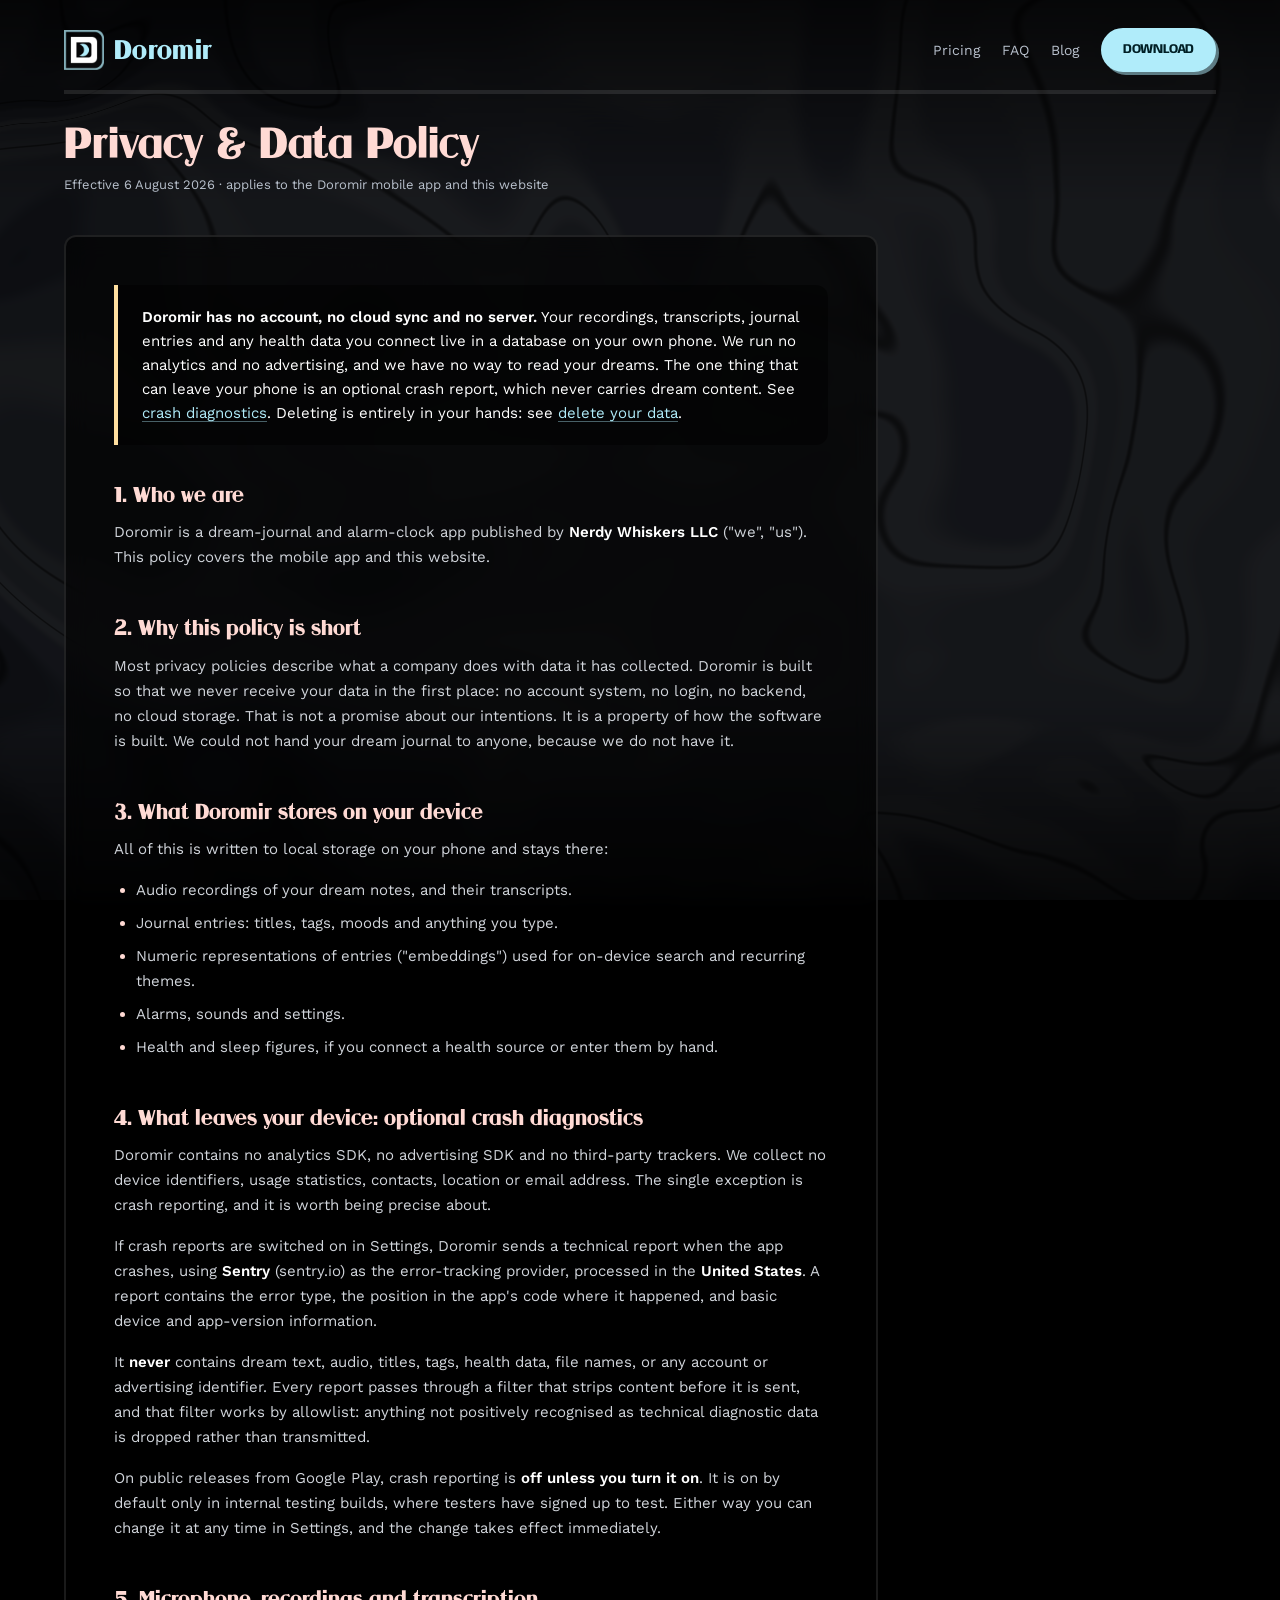
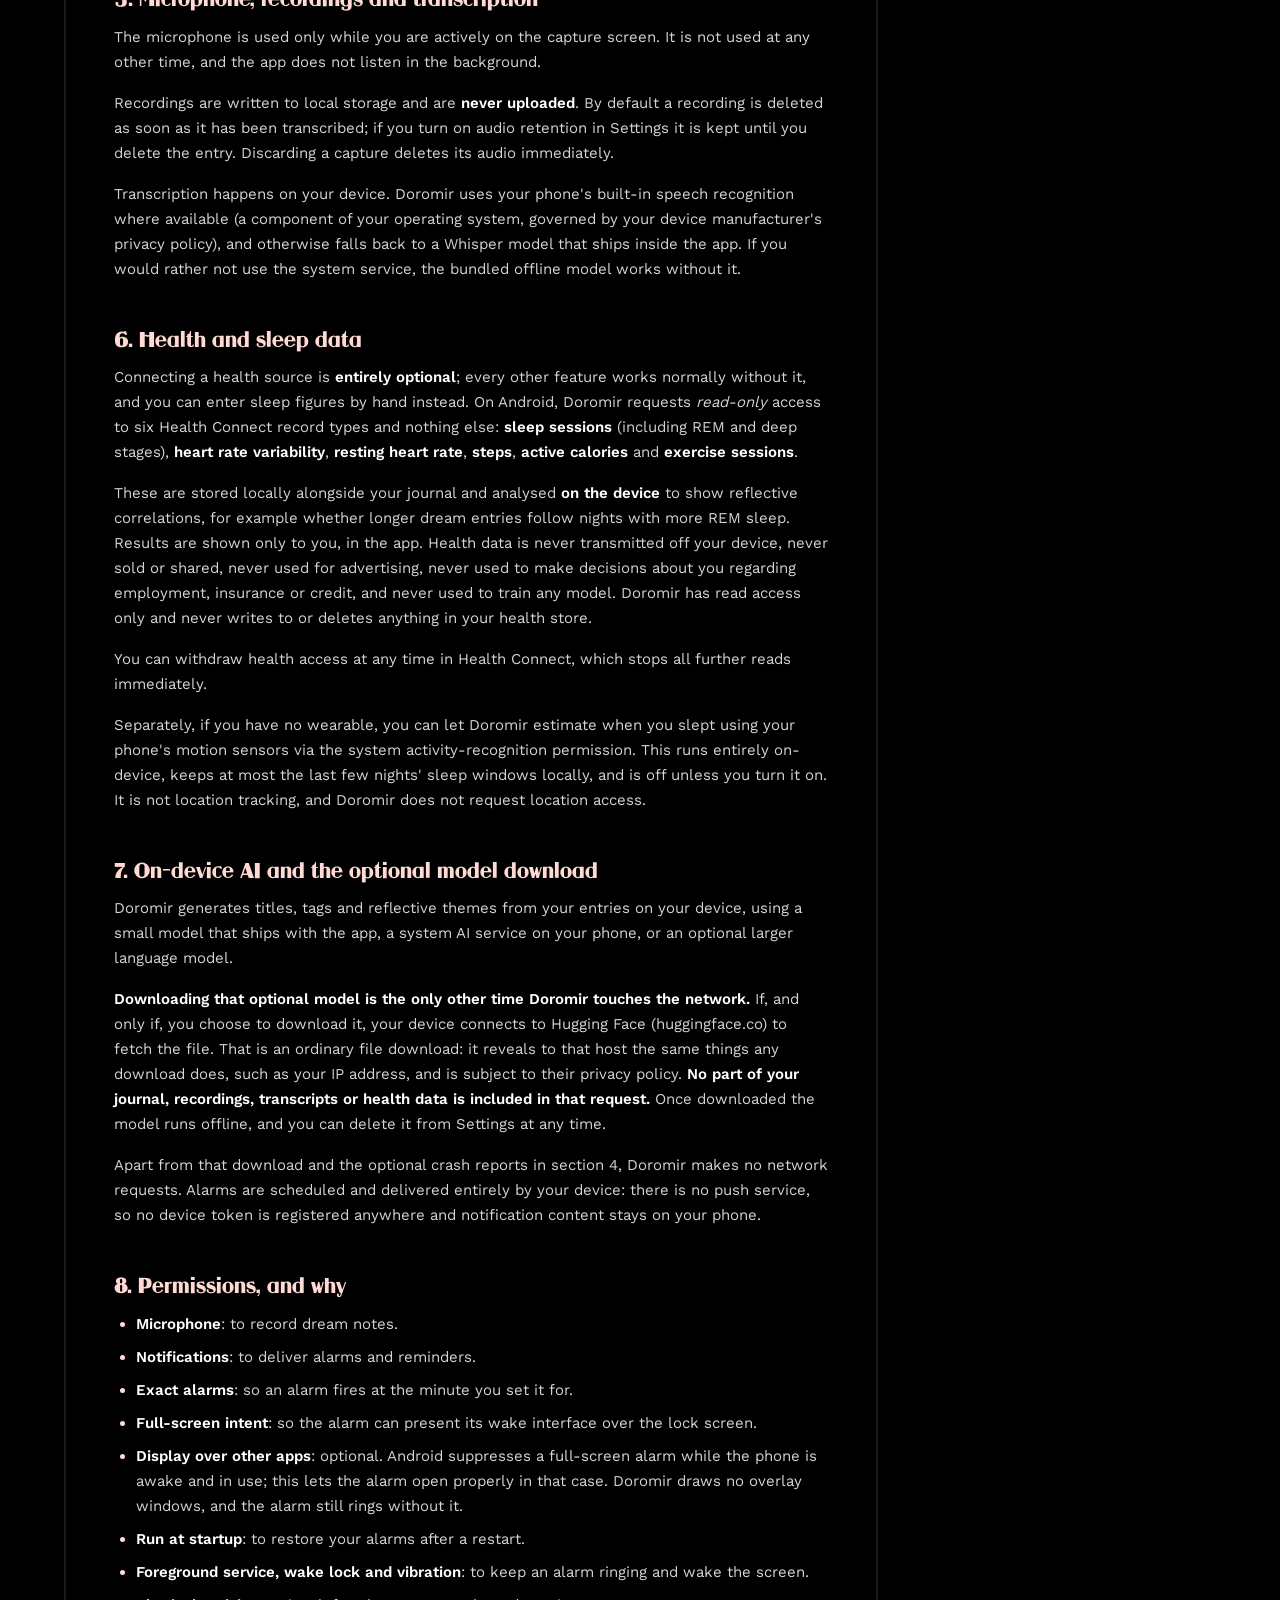
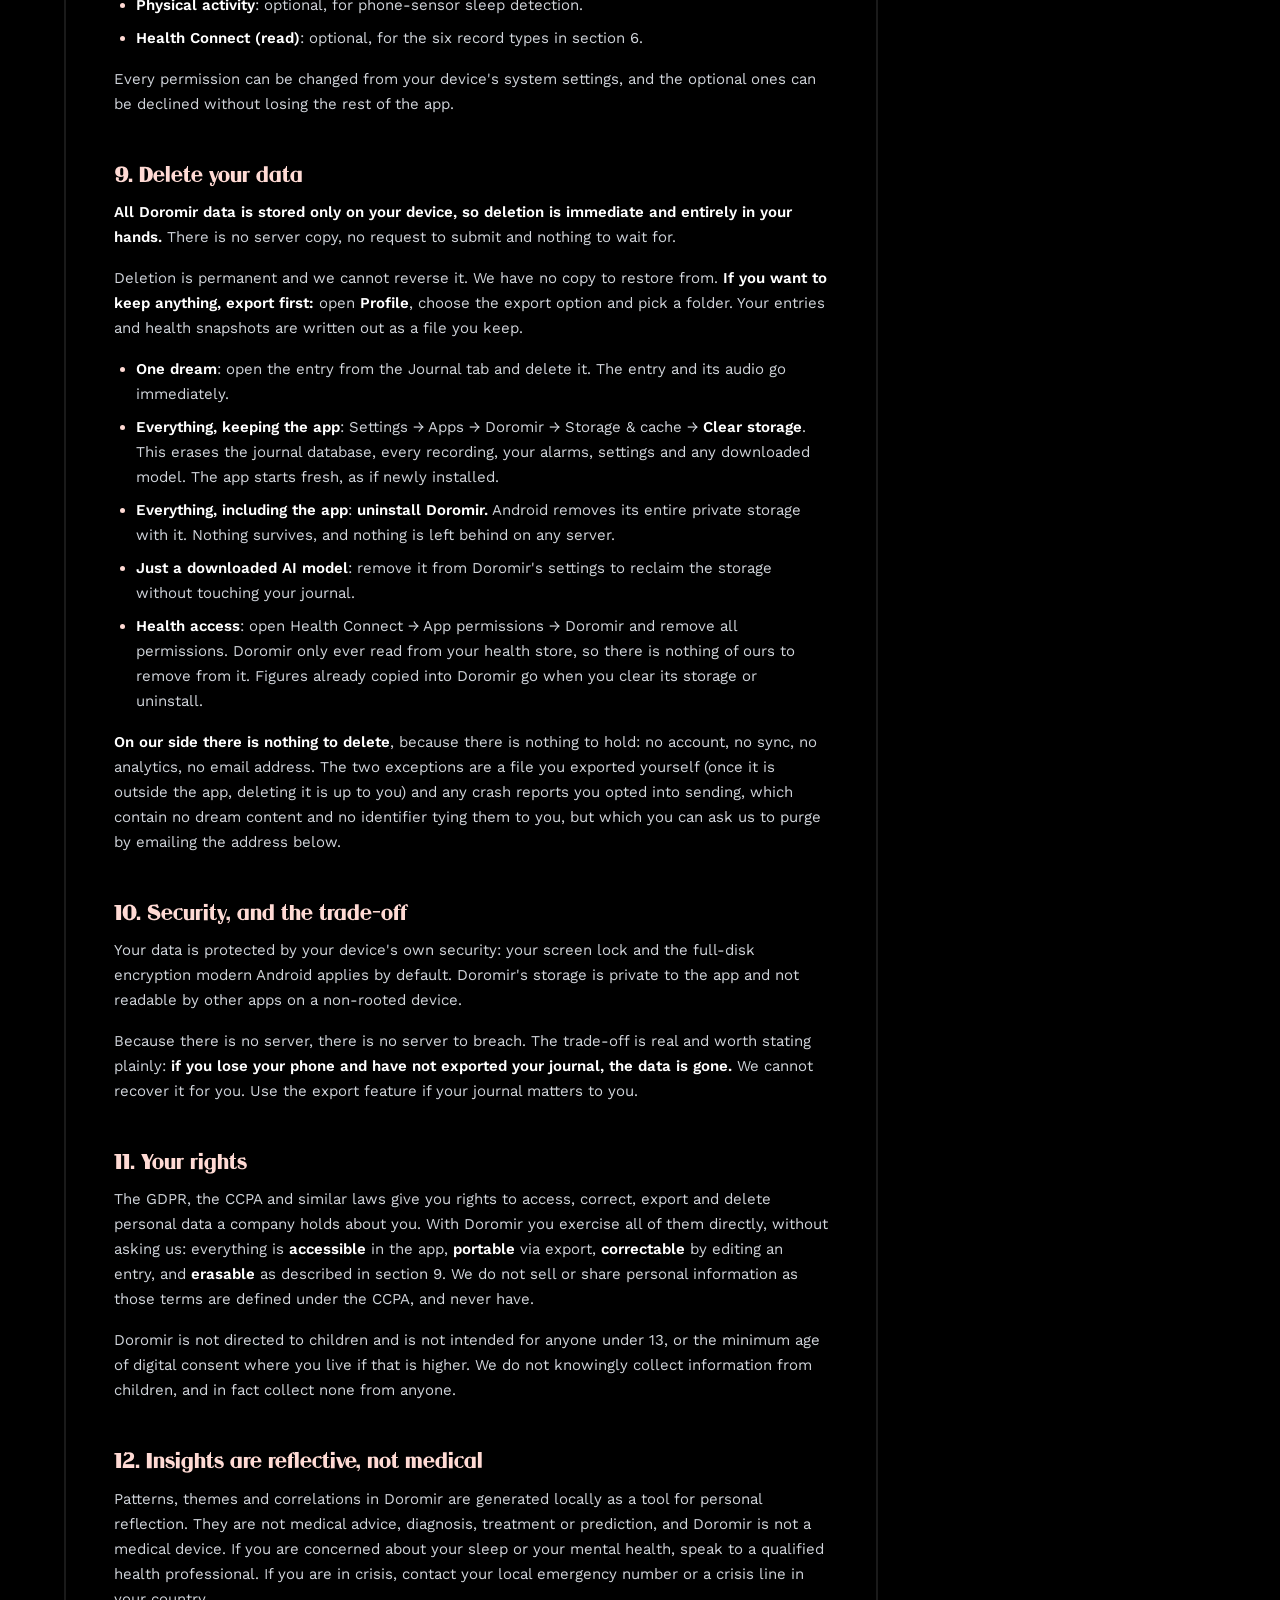
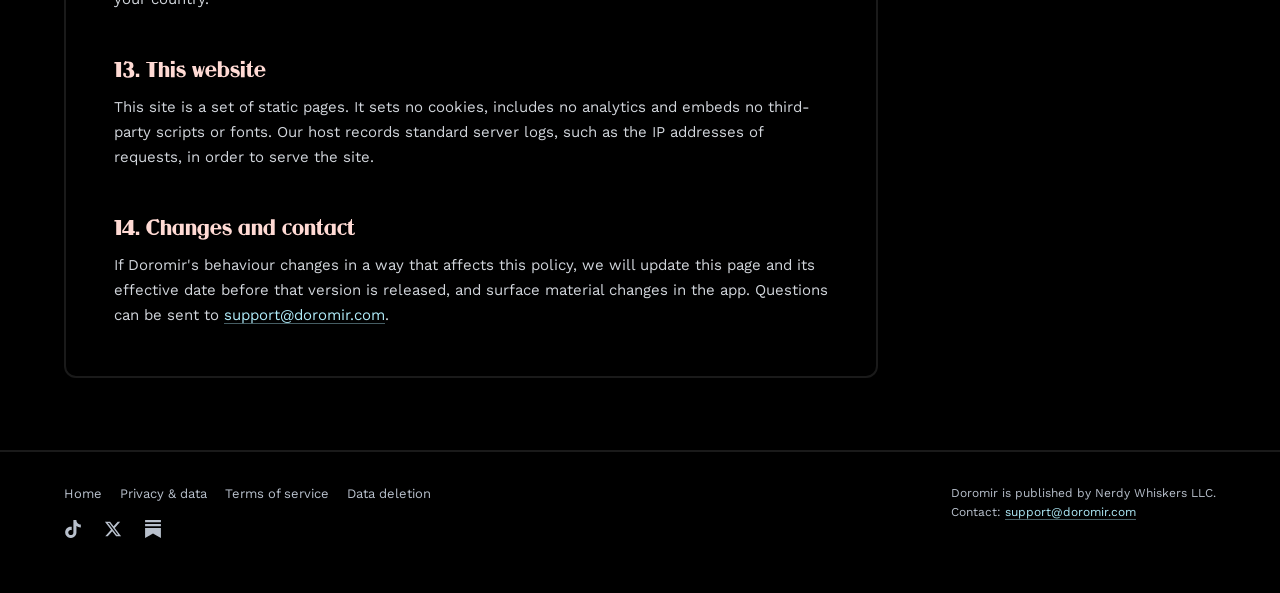
<file: privacy/index.html>
<!DOCTYPE html>
<html lang="en">
<head>
<meta charset="utf-8">
<meta name="viewport" content="width=device-width, initial-scale=1">
<title>Privacy &amp; Data Policy — Doromir</title>
<meta name="description" content="Doromir's privacy and data policy. No account, no server, no analytics. Dreams, transcripts and health data stay on your device, and you can delete everything yourself.">
<meta name="theme-color" content="#000000">
<!-- SVG first; browsers that understand it prefer it, the PNG stays for those
     that do not. -->
<link rel="icon" href="/assets/img/icon.svg" type="image/svg+xml">
<link rel="icon" href="/assets/img/favicon.png" sizes="any">
<link rel="apple-touch-icon" href="/assets/img/icon.png">
<link rel="canonical" href="https://doromir.com/privacy/">
<meta property="og:type" content="article">
<meta property="og:site_name" content="Doromir">
<meta property="og:url" content="https://doromir.com/privacy/">
<meta property="og:title" content="Privacy &amp; Data Policy — Doromir">
<meta property="og:description" content="No account, no server, no analytics. Everything stays on your device, and you can delete it yourself.">
<meta property="og:image" content="https://doromir.com/assets/img/doromir-banner.png">
<meta property="og:image:width" content="1024">
<meta property="og:image:height" content="512">
<meta property="og:image:alt" content="The Doromir mark on a dark marbled background, over the line: Your fully private Dream Journal.">
<meta name="twitter:card" content="summary_large_image">
<link rel="stylesheet" href="/assets/css/site.css">
</head>
<body>
<a class="skip" href="#main">Skip to content</a>
<canvas id="stream" aria-hidden="true"></canvas>

<header class="site-header">
  <div class="wrap">
    <div class="brand-row">
      <a class="brand" href="/" aria-label="Doromir home">
        <img class="brand-mark" src="/assets/img/icon.svg" width="40" height="40" alt="" aria-hidden="true">
        <span class="brand-name">Doromir</span>
      </a>
      <nav class="header-actions" aria-label="Main">
        <a class="header-link" href="/pricing/">Pricing</a>
        <a class="header-link" href="/faq/">FAQ</a>
        <a class="header-link" href="/blog/">Blog</a>
        <a class="btn btn--sm" href="/#download">Download</a>
      </nav>
    </div>
    <hr class="rule">
  </div>
</header>

<main id="main" class="legal">
  <div class="wrap">
    <h1 class="page-title">Privacy &amp; Data Policy</h1>
    <p class="page-meta">Effective 6 August 2026 &middot; applies to the Doromir mobile app and this website</p>

    <article class="glass prose">

      <div class="summary">
        <p>
          <strong>Doromir has no account, no cloud sync and no server.</strong> Your
          recordings, transcripts, journal entries and any health data you connect live
          in a database on your own phone. We run no analytics and no advertising, and
          we have no way to read your dreams. The one thing that can leave your phone is
          an optional crash report, which never carries dream content. See
          <a href="#crash">crash diagnostics</a>. Deleting is entirely in your hands:
          see <a href="#delete">delete your data</a>.
        </p>
      </div>

      <h2>1. Who we are</h2>
      <p>
        Doromir is a dream-journal and alarm-clock app published by
        <strong>Nerdy Whiskers LLC</strong> ("we", "us"). This policy covers the mobile
        app and this website.
      </p>

      <h2>2. Why this policy is short</h2>
      <p>
        Most privacy policies describe what a company does with data it has collected.
        Doromir is built so that we never receive your data in the first place: no
        account system, no login, no backend, no cloud storage. That is not a promise
        about our intentions. It is a property of how the software is built. We could
        not hand your dream journal to anyone, because we do not have it.
      </p>

      <h2>3. What Doromir stores on your device</h2>
      <p>All of this is written to local storage on your phone and stays there:</p>
      <ul>
        <li>Audio recordings of your dream notes, and their transcripts.</li>
        <li>Journal entries: titles, tags, moods and anything you type.</li>
        <li>Numeric representations of entries ("embeddings") used for on-device search and recurring themes.</li>
        <li>Alarms, sounds and settings.</li>
        <li>Health and sleep figures, if you connect a health source or enter them by hand.</li>
      </ul>

      <h2 id="crash">4. What leaves your device: optional crash diagnostics</h2>
      <p>
        Doromir contains no analytics SDK, no advertising SDK and no third-party
        trackers. We collect no device identifiers, usage statistics, contacts, location
        or email address. The single exception is crash reporting, and it is worth
        being precise about.
      </p>
      <p>
        If crash reports are switched on in Settings, Doromir sends a technical report
        when the app crashes, using <strong>Sentry</strong> (sentry.io) as the
        error-tracking provider, processed in the <strong>United States</strong>. A
        report contains the error type, the position in the app's code where it
        happened, and basic device and app-version information.
      </p>
      <p>
        It <strong>never</strong> contains dream text, audio, titles, tags, health data,
        file names, or any account or advertising identifier. Every report passes
        through a filter that strips content before it is sent, and that filter works by
        allowlist: anything not positively recognised as technical diagnostic data is
        dropped rather than transmitted.
      </p>
      <p>
        On public releases from Google Play, crash reporting is <strong>off unless you
        turn it on</strong>. It is on by default only in internal testing builds, where
        testers have signed up to test. Either way you can change it at any time in
        Settings, and the change takes effect immediately.
      </p>

      <h2>5. Microphone, recordings and transcription</h2>
      <p>
        The microphone is used only while you are actively on the capture screen. It is
        not used at any other time, and the app does not listen in the background.
      </p>
      <p>
        Recordings are written to local storage and are <strong>never uploaded</strong>.
        By default a recording is deleted as soon as it has been transcribed; if you
        turn on audio retention in Settings it is kept until you delete the entry.
        Discarding a capture deletes its audio immediately.
      </p>
      <p>
        Transcription happens on your device. Doromir uses your phone's built-in speech
        recognition where available (a component of your operating system, governed by
        your device manufacturer's privacy policy), and otherwise falls back to a
        Whisper model that ships inside the app. If you would rather not
        use the system service, the bundled offline model works without it.
      </p>

      <h2>6. Health and sleep data</h2>
      <p>
        Connecting a health source is <strong>entirely optional</strong>; every other
        feature works normally without it, and you can enter sleep figures by hand
        instead. On Android, Doromir requests <em>read-only</em> access to six
        Health&nbsp;Connect record types and nothing else: <strong>sleep sessions</strong>
        (including REM and deep stages), <strong>heart rate variability</strong>,
        <strong>resting heart rate</strong>, <strong>steps</strong>, <strong>active
        calories</strong> and <strong>exercise sessions</strong>.
      </p>
      <p>
        These are stored locally alongside your journal and analysed
        <strong>on the device</strong> to show reflective correlations, for example
        whether longer dream entries follow nights with more REM sleep. Results
        are shown only to you, in the app. Health data is never transmitted off your
        device, never sold or shared, never used for advertising, never used to make
        decisions about you regarding employment, insurance or credit, and never used to
        train any model. Doromir has read access only and never writes to or deletes
        anything in your health store.
      </p>
      <p>
        You can withdraw health access at any time in Health&nbsp;Connect, which stops
        all further reads immediately.
      </p>
      <p>
        Separately, if you have no wearable, you can let Doromir estimate when you slept
        using your phone's motion sensors via the system activity-recognition
        permission. This runs entirely on-device, keeps at most the last few nights'
        sleep windows locally, and is off unless you turn it on. It is not location
        tracking, and Doromir does not request location access.
      </p>

      <h2>7. On-device AI and the optional model download</h2>
      <p>
        Doromir generates titles, tags and reflective themes from your entries on your
        device, using a small model that ships with the app, a system AI service on your
        phone, or an optional larger language model.
      </p>
      <p>
        <strong>Downloading that optional model is the only other time Doromir touches
        the network.</strong> If, and only if, you choose to download it,
        your device connects to Hugging Face (huggingface.co) to fetch the file. That is
        an ordinary file download: it reveals to that host the same things any download
        does, such as your IP address, and is subject to their privacy policy.
        <strong>No part of your journal, recordings, transcripts or health data is
        included in that request.</strong> Once downloaded the model runs offline, and
        you can delete it from Settings at any time.
      </p>
      <p>
        Apart from that download and the optional crash reports in section 4, Doromir
        makes no network requests. Alarms are scheduled and delivered entirely by your
        device: there is no push service, so no device token is registered anywhere and
        notification content stays on your phone.
      </p>

      <h2>8. Permissions, and why</h2>
      <ul>
        <li><strong>Microphone</strong>: to record dream notes.</li>
        <li><strong>Notifications</strong>: to deliver alarms and reminders.</li>
        <li><strong>Exact alarms</strong>: so an alarm fires at the minute you set it for.</li>
        <li><strong>Full-screen intent</strong>: so the alarm can present its wake interface over the lock screen.</li>
        <li><strong>Display over other apps</strong>: optional. Android suppresses a full-screen alarm while the phone is awake and in use; this lets the alarm open properly in that case. Doromir draws no overlay windows, and the alarm still rings without it.</li>
        <li><strong>Run at startup</strong>: to restore your alarms after a restart.</li>
        <li><strong>Foreground service, wake lock and vibration</strong>: to keep an alarm ringing and wake the screen.</li>
        <li><strong>Physical activity</strong>: optional, for phone-sensor sleep detection.</li>
        <li><strong>Health Connect (read)</strong>: optional, for the six record types in section 6.</li>
      </ul>
      <p>
        Every permission can be changed from your device's system settings, and the
        optional ones can be declined without losing the rest of the app.
      </p>

      <h2 id="delete">9. Delete your data</h2>
      <p>
        <strong>All Doromir data is stored only on your device, so deletion is immediate
        and entirely in your hands.</strong> There is no server copy, no request to
        submit and nothing to wait for.
      </p>
      <p>
        Deletion is permanent and we cannot reverse it. We have no copy to restore
        from. <strong>If you want to keep anything, export first:</strong> open
        <strong>Profile</strong>, choose the export option and pick a folder. Your
        entries and health snapshots are written out as a file you keep.
      </p>
      <ul>
        <li><strong>One dream</strong>: open the entry from the Journal tab and delete it. The entry and its audio go immediately.</li>
        <li><strong>Everything, keeping the app</strong>: Settings &rarr; Apps &rarr; Doromir &rarr; Storage &amp; cache &rarr; <strong>Clear storage</strong>. This erases the journal database, every recording, your alarms, settings and any downloaded model. The app starts fresh, as if newly installed.</li>
        <li><strong>Everything, including the app</strong>: <strong>uninstall Doromir.</strong> Android removes its entire private storage with it. Nothing survives, and nothing is left behind on any server.</li>
        <li><strong>Just a downloaded AI model</strong>: remove it from Doromir's settings to reclaim the storage without touching your journal.</li>
        <li><strong>Health access</strong>: open Health&nbsp;Connect &rarr; App permissions &rarr; Doromir and remove all permissions. Doromir only ever read from your health store, so there is nothing of ours to remove from it. Figures already copied into Doromir go when you clear its storage or uninstall.</li>
      </ul>
      <p>
        <strong>On our side there is nothing to delete</strong>, because there is nothing
        to hold: no account, no sync, no analytics, no email address. The two exceptions
        are a file you exported yourself (once it is outside the app, deleting it is up
        to you) and any crash reports you opted into sending, which contain
        no dream content and no identifier tying them to you, but which you can ask us
        to purge by emailing the address below.
      </p>

      <h2>10. Security, and the trade-off</h2>
      <p>
        Your data is protected by your device's own security: your screen lock and the
        full-disk encryption modern Android applies by default. Doromir's storage is
        private to the app and not readable by other apps on a non-rooted device.
      </p>
      <p>
        Because there is no server, there is no server to breach. The trade-off is real
        and worth stating plainly: <strong>if you lose your phone and have not exported
        your journal, the data is gone.</strong> We cannot recover it for you. Use the
        export feature if your journal matters to you.
      </p>

      <h2>11. Your rights</h2>
      <p>
        The GDPR, the CCPA and similar laws give you rights to access, correct, export
        and delete personal data a company holds about you. With Doromir you exercise
        all of them directly, without asking us: everything is
        <strong>accessible</strong> in the app, <strong>portable</strong> via export,
        <strong>correctable</strong> by editing an entry, and <strong>erasable</strong>
        as described in section 9. We do not sell or share personal information as those
        terms are defined under the CCPA, and never have.
      </p>
      <p>
        Doromir is not directed to children and is not intended for anyone under 13, or
        the minimum age of digital consent where you live if that is higher. We do not
        knowingly collect information from children, and in fact collect none
        from anyone.
      </p>

      <h2>12. Insights are reflective, not medical</h2>
      <p>
        Patterns, themes and correlations in Doromir are generated locally as a tool for
        personal reflection. They are not medical advice, diagnosis, treatment or
        prediction, and Doromir is not a medical device. If you are concerned about your
        sleep or your mental health, speak to a qualified health professional. If you
        are in crisis, contact your local emergency number or a crisis line in your
        country.
      </p>

      <h2>13. This website</h2>
      <p>
        This site is a set of static pages. It sets no cookies, includes no analytics
        and embeds no third-party scripts or fonts. Our host records standard server
        logs, such as the IP addresses of requests, in order to serve the site.
      </p>

      <h2>14. Changes and contact</h2>
      <p>
        If Doromir's behaviour changes in a way that affects this policy, we will update
        this page and its effective date before that version is released, and surface
        material changes in the app. Questions can be sent to
        <a href="mailto:support@doromir.com">support@doromir.com</a>.
      </p>

    </article>
  </div>
</main>

<footer class="site-footer">
  <div class="wrap footer-inner">
    <div class="footer-nav">
      <ul class="footer-links">
        <li><a href="/">Home</a></li>
        <li><a href="/privacy/">Privacy &amp; data</a></li>
        <li><a href="/terms/">Terms of service</a></li>
        <li><a href="/privacy/#delete">Data deletion</a></li>
      </ul>
      <ul class="footer-social">
        <li>
          <a href="https://www.tiktok.com/@nerdywhiskers" aria-label="Nerdy Whiskers on TikTok" rel="me noopener" target="_blank">
            <svg viewBox="0 0 24 24" fill="currentColor" aria-hidden="true"><path d="M12.53.02C13.84 0 15.14.01 16.44 0c.08 1.53.63 3.09 1.75 4.17 1.12 1.11 2.7 1.62 4.24 1.79v4.03c-1.44-.05-2.89-.35-4.2-.97-.57-.26-1.1-.59-1.62-.93-.01 2.92.01 5.84-.02 8.75-.08 1.4-.54 2.79-1.35 3.94-1.31 1.92-3.58 3.17-5.91 3.21-1.43.08-2.86-.31-4.08-1.03-2.02-1.19-3.44-3.37-3.65-5.71-.02-.5-.03-1-.01-1.49.18-1.9 1.12-3.72 2.58-4.96 1.66-1.44 3.98-2.13 6.15-1.72.02 1.48-.04 2.96-.04 4.44-.99-.32-2.15-.23-3.02.37-.63.41-1.11 1.04-1.36 1.75-.21.51-.15 1.07-.14 1.61.24 1.64 1.82 3.02 3.5 2.87 1.12-.01 2.19-.66 2.77-1.61.19-.33.4-.67.41-1.06.1-1.79.06-3.57.07-5.36.01-4.03-.01-8.05.02-12.07Z"/></svg>
          </a>
        </li>
        <li>
          <a href="https://x.com/NerdyWhisker" aria-label="Nerdy Whiskers on X" rel="me noopener" target="_blank">
            <svg viewBox="0 0 24 24" fill="currentColor" aria-hidden="true"><path d="M18.244 2.25h3.308l-7.227 8.26 8.502 11.24H16.17l-5.214-6.817L4.99 21.75H1.68l7.73-8.835L1.254 2.25H8.08l4.713 6.231ZM17.083 19.77h1.833L7.084 4.126H5.117Z"/></svg>
          </a>
        </li>
        <li>
          <a href="https://doromir.substack.com/" aria-label="Doromir on Substack" rel="me noopener" target="_blank">
            <svg viewBox="0 0 24 24" fill="currentColor" aria-hidden="true"><path d="M22.539 8.242H1.46V5.406h21.08v2.836ZM1.46 10.812V24L12 18.11 22.54 24V10.812H1.46ZM22.54 0H1.46v2.836h21.08V0Z"/></svg>
          </a>
        </li>
      </ul>
    </div>
    <p class="footer-legal">
      Doromir is published by Nerdy Whiskers LLC.<br>
      Contact: <a href="mailto:support@doromir.com">support@doromir.com</a>
    </p>
  </div>
</footer>

<script src="/assets/js/stream.js"></script>
</body>
</html>
</file>
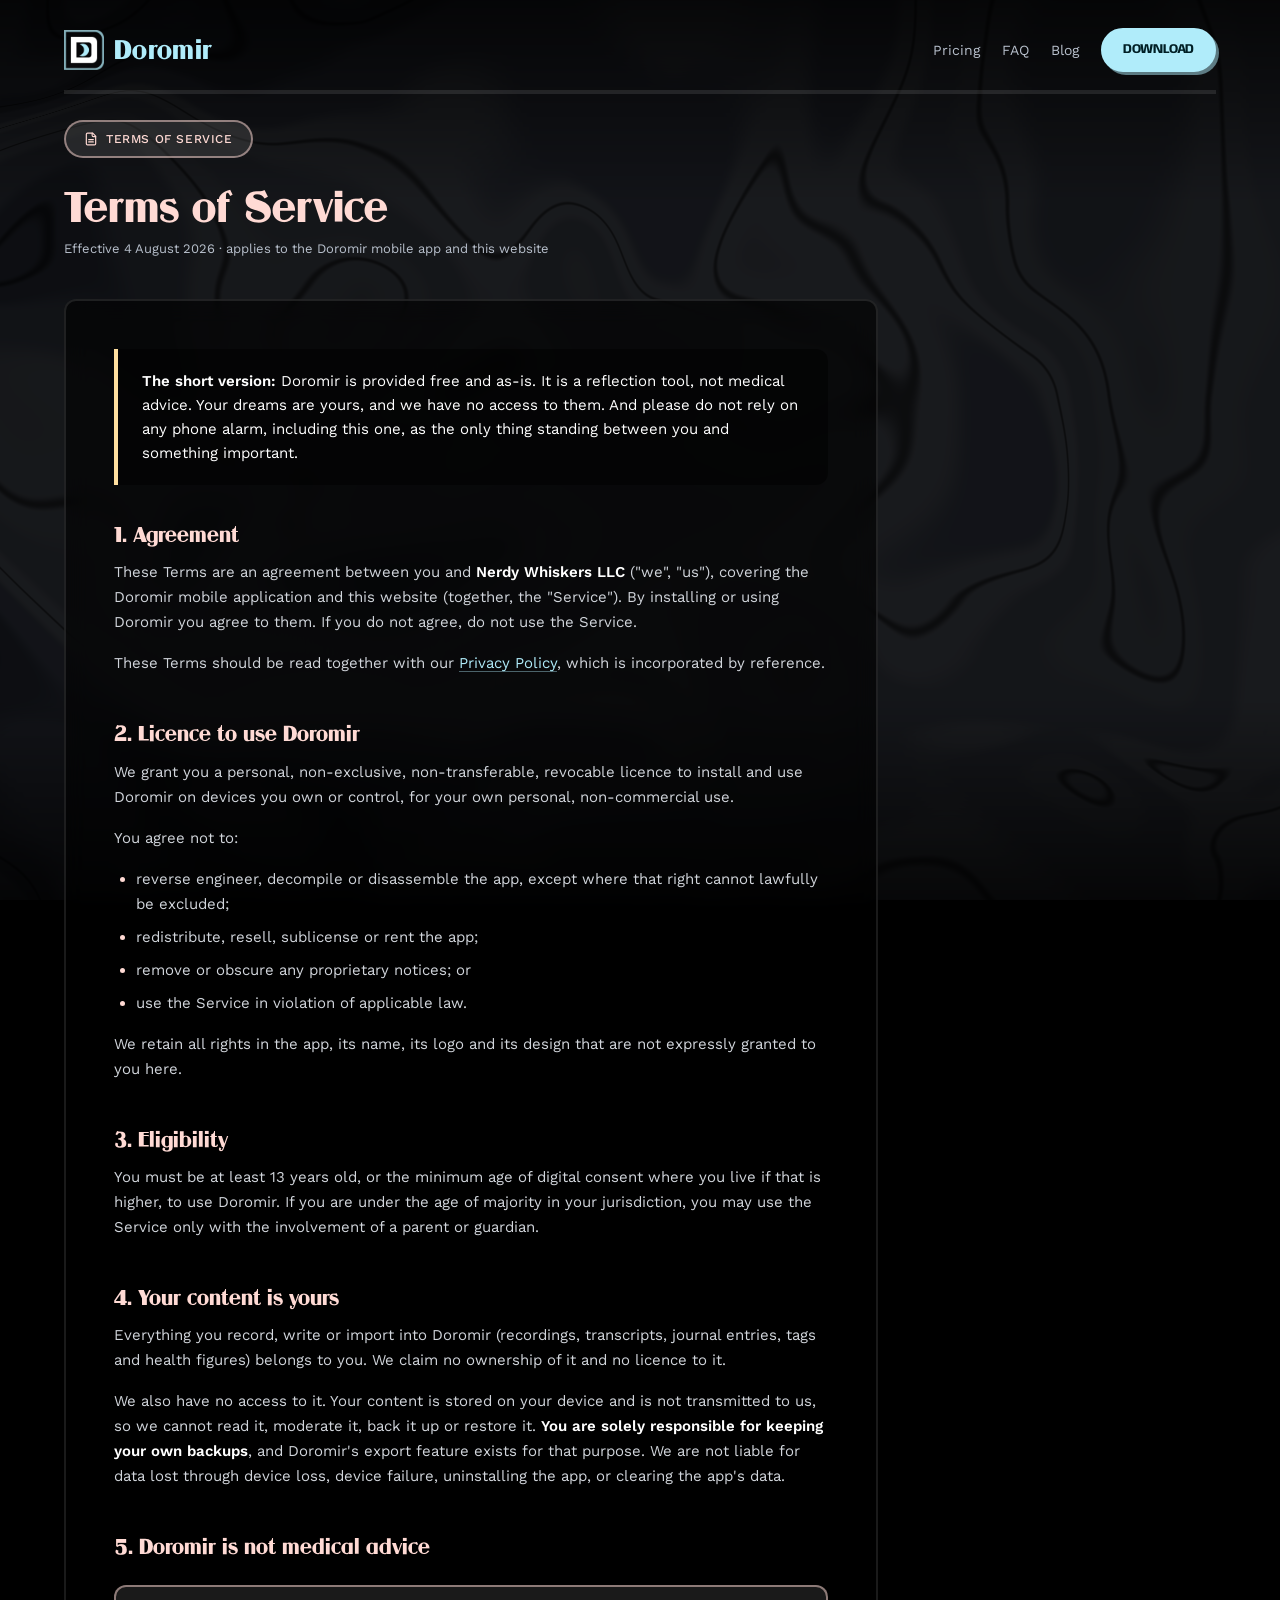
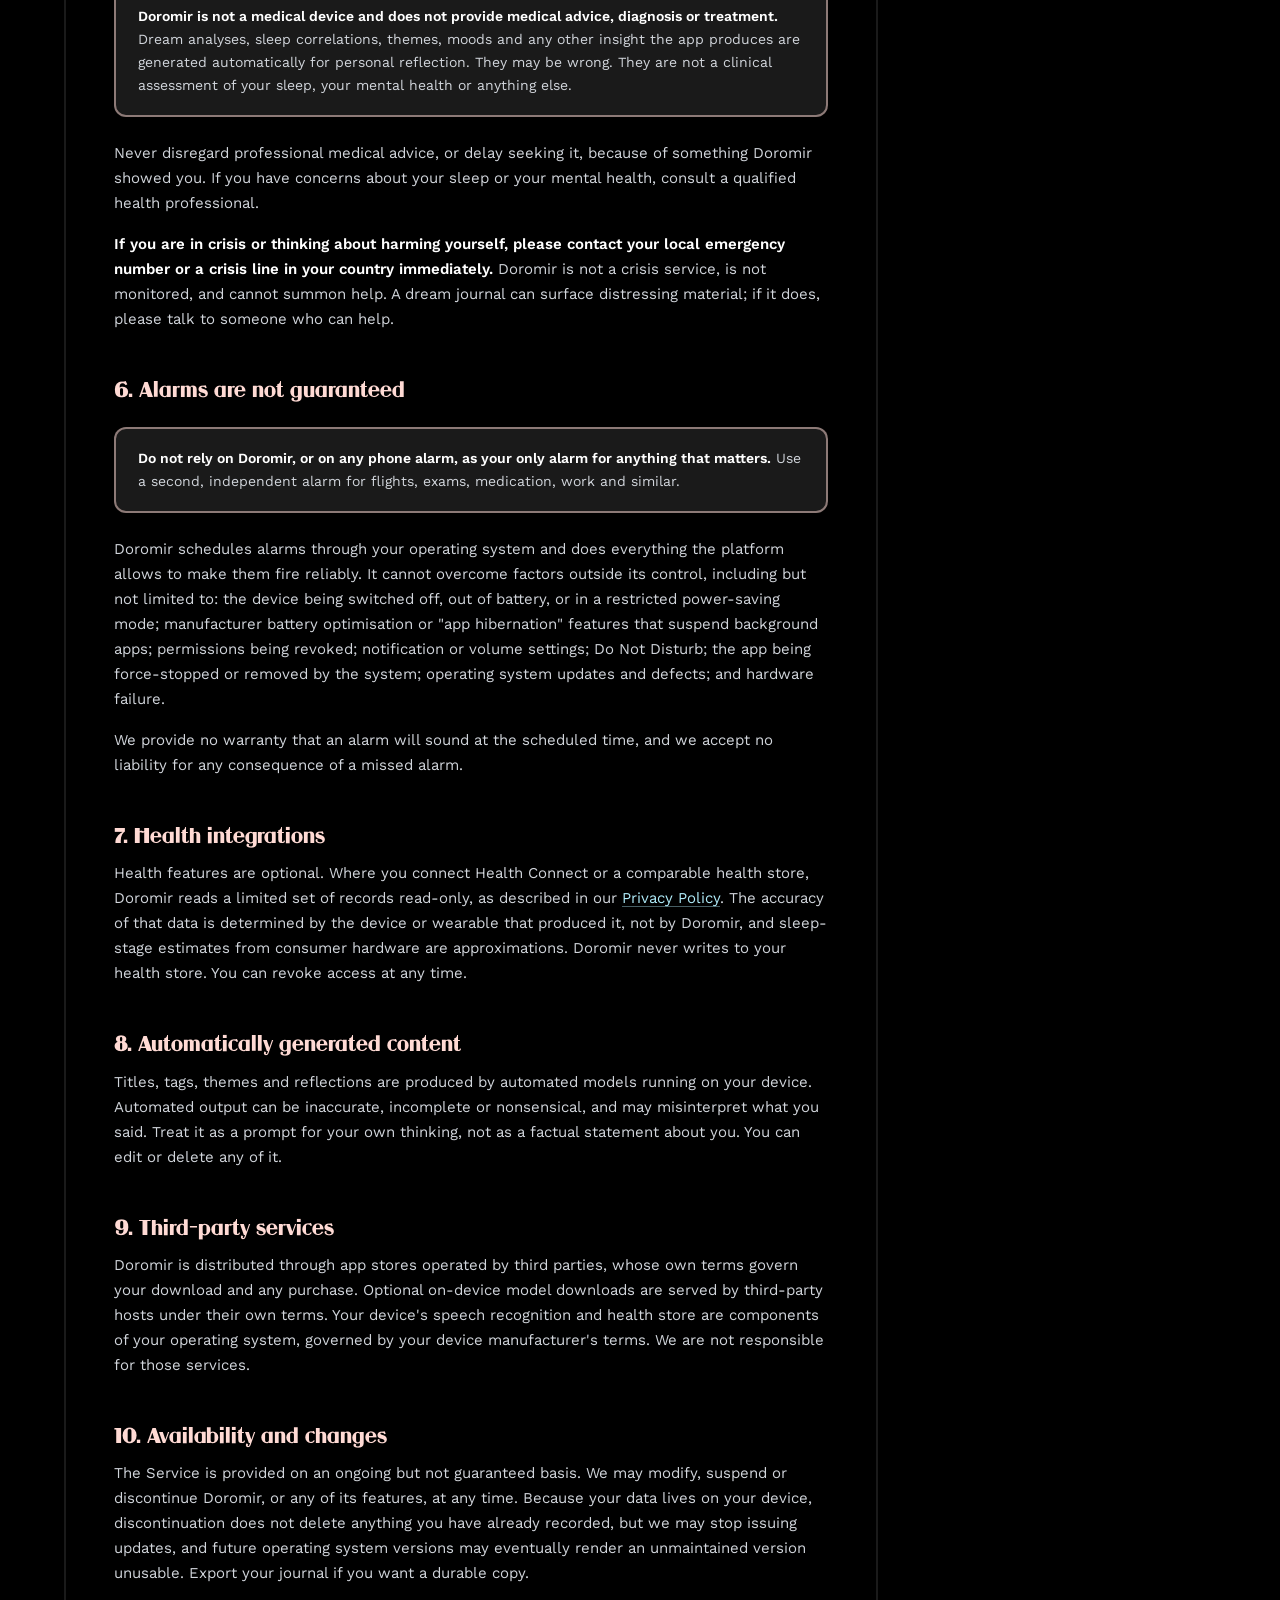
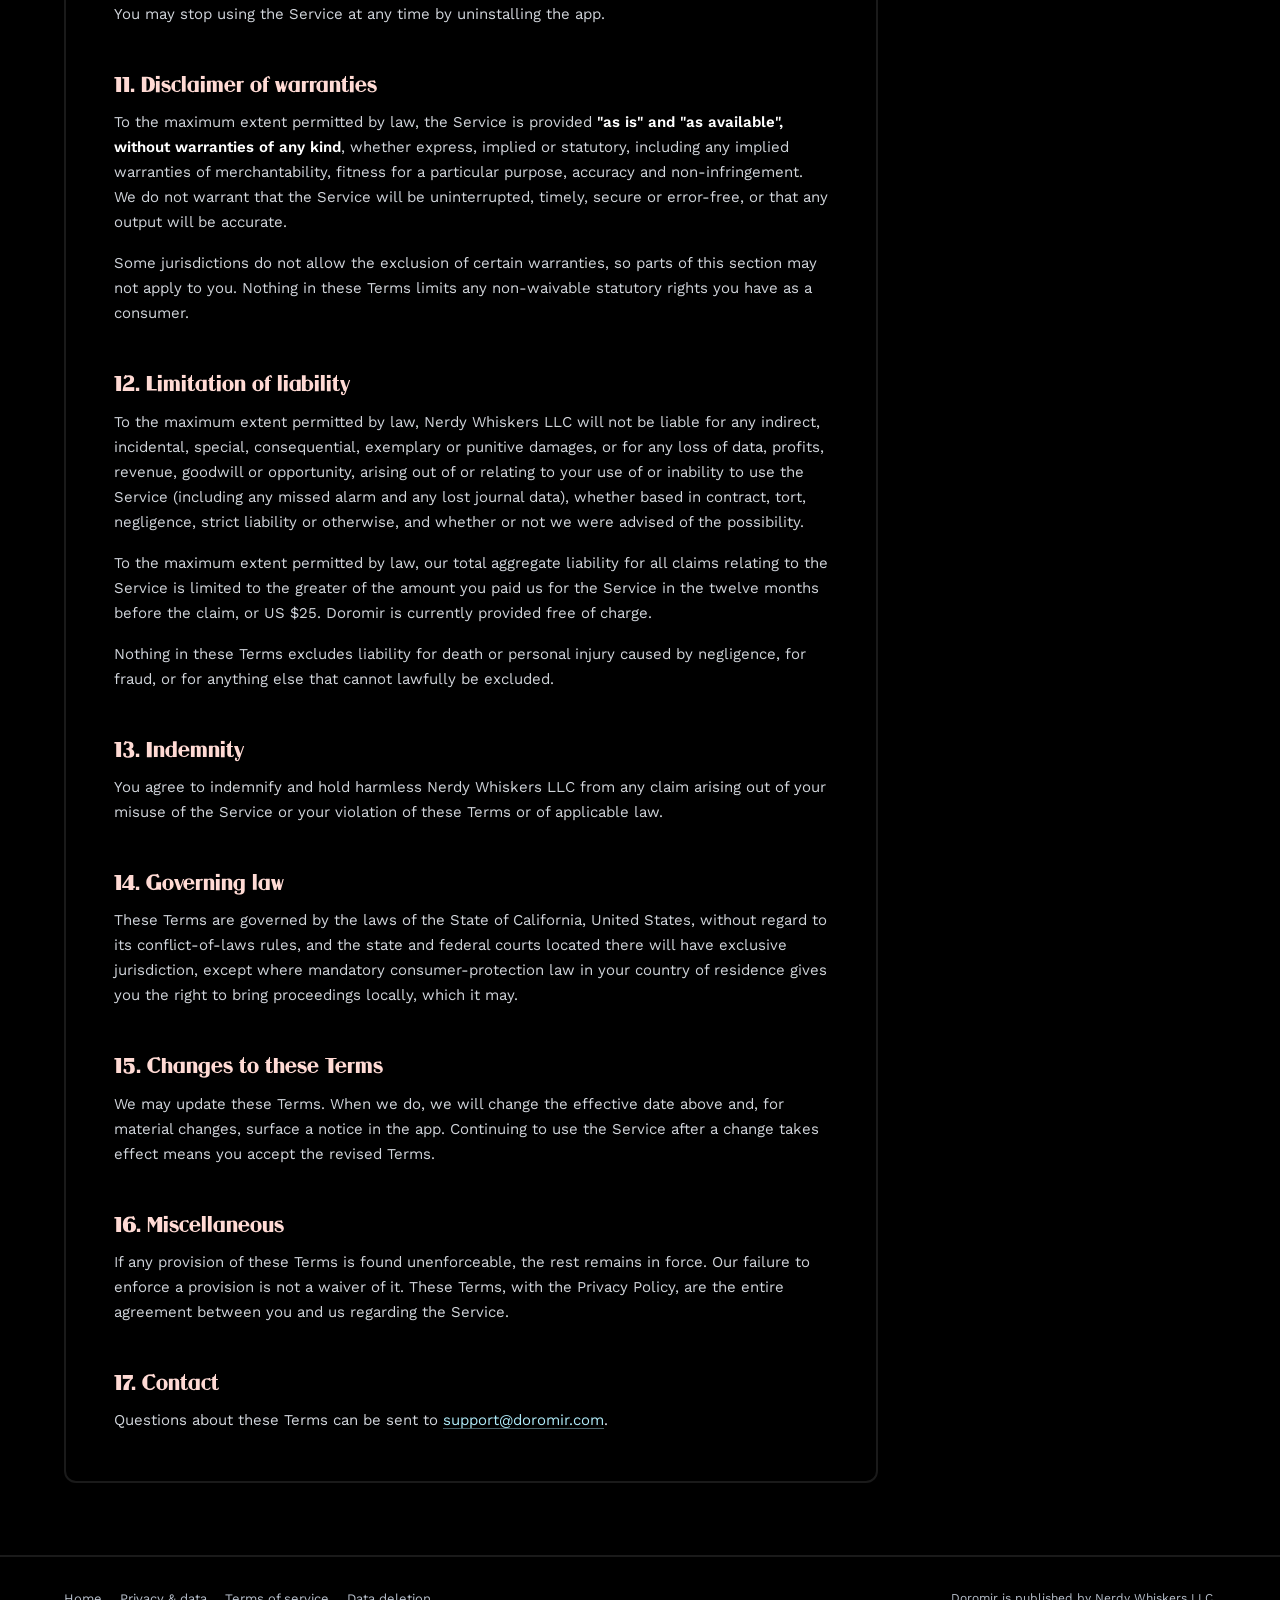
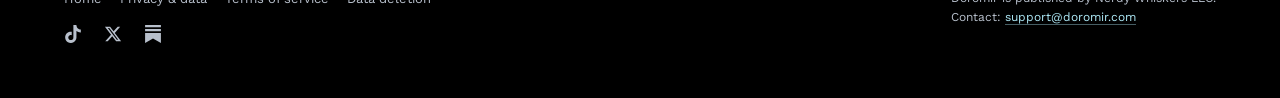
<file: terms/index.html>
<!DOCTYPE html>
<html lang="en">
<head>
<meta charset="utf-8">
<meta name="viewport" content="width=device-width, initial-scale=1">
<title>Terms of Service — Doromir</title>
<meta name="description" content="The terms under which Nerdy Whiskers LLC provides the Doromir app, including alarm reliability limits and the not-medical-advice disclaimer.">
<meta name="theme-color" content="#000000">
<!-- SVG first; browsers that understand it prefer it, the PNG stays for those
     that do not. -->
<link rel="icon" href="/assets/img/icon.svg" type="image/svg+xml">
<link rel="icon" href="/assets/img/favicon.png" sizes="any">
<link rel="apple-touch-icon" href="/assets/img/icon.png">
<link rel="canonical" href="https://doromir.com/terms/">
<meta property="og:type" content="article">
<meta property="og:site_name" content="Doromir">
<meta property="og:url" content="https://doromir.com/terms/">
<meta property="og:title" content="Terms of Service — Doromir">
<meta property="og:description" content="The terms under which Doromir is provided.">
<meta property="og:image" content="https://doromir.com/assets/img/doromir-banner.png">
<meta property="og:image:width" content="1024">
<meta property="og:image:height" content="512">
<meta property="og:image:alt" content="The Doromir mark on a dark marbled background, over the line: Your fully private Dream Journal.">
<meta name="twitter:card" content="summary_large_image">
<link rel="stylesheet" href="/assets/css/site.css">
</head>
<body>
<a class="skip" href="#main">Skip to content</a>
<canvas id="stream" aria-hidden="true"></canvas>

<header class="site-header">
  <div class="wrap">
    <div class="brand-row">
      <a class="brand" href="/" aria-label="Doromir home">
        <img class="brand-mark" src="/assets/img/icon.svg" width="40" height="40" alt="" aria-hidden="true">
        <span class="brand-name">Doromir</span>
      </a>
      <nav class="header-actions" aria-label="Main">
        <a class="header-link" href="/pricing/">Pricing</a>
        <a class="header-link" href="/faq/">FAQ</a>
        <a class="header-link" href="/blog/">Blog</a>
        <a class="btn btn--sm" href="/#download">Download</a>
      </nav>
    </div>
    <hr class="rule">
  </div>
</header>

<main id="main" class="legal">
  <div class="wrap">
    <span class="chip">
      <svg viewBox="0 0 24 24" fill="none" stroke="currentColor" stroke-width="2" stroke-linecap="round" stroke-linejoin="round" aria-hidden="true">
        <path d="M15 2H6a2 2 0 0 0-2 2v16a2 2 0 0 0 2 2h12a2 2 0 0 0 2-2V7Z"/><path d="M14 2v4a2 2 0 0 0 2 2h4"/><path d="M16 13H8"/><path d="M16 17H8"/>
      </svg>
      Terms of Service
    </span>
    <h1 class="page-title">Terms of Service</h1>
    <p class="page-meta">Effective 4 August 2026 &middot; applies to the Doromir mobile app and this website</p>

    <article class="glass prose">

      <div class="summary">
        <p>
          <strong>The short version:</strong> Doromir is provided free and as-is. It
          is a reflection tool, not medical advice. Your dreams are yours, and we
          have no access to them. And please do not rely on any phone alarm, including
          this one, as the only thing standing between you and something important.
        </p>
      </div>

      <h2>1. Agreement</h2>
      <p>
        These Terms are an agreement between you and <strong>Nerdy Whiskers LLC</strong>
        ("we", "us"), covering the Doromir mobile application and this website
        (together, the "Service"). By installing or using Doromir you agree to them.
        If you do not agree, do not use the Service.
      </p>
      <p>
        These Terms should be read together with our
        <a href="/privacy/">Privacy Policy</a>, which is incorporated by reference.
      </p>

      <h2>2. Licence to use Doromir</h2>
      <p>
        We grant you a personal, non-exclusive, non-transferable, revocable licence to
        install and use Doromir on devices you own or control, for your own personal,
        non-commercial use.
      </p>
      <p>You agree not to:</p>
      <ul>
        <li>reverse engineer, decompile or disassemble the app, except where that right cannot lawfully be excluded;</li>
        <li>redistribute, resell, sublicense or rent the app;</li>
        <li>remove or obscure any proprietary notices; or</li>
        <li>use the Service in violation of applicable law.</li>
      </ul>
      <p>
        We retain all rights in the app, its name, its logo and its design that are not
        expressly granted to you here.
      </p>

      <h2>3. Eligibility</h2>
      <p>
        You must be at least 13 years old, or the minimum age of digital consent where
        you live if that is higher, to use Doromir. If you are under the age of
        majority in your jurisdiction, you may use the Service only with the
        involvement of a parent or guardian.
      </p>

      <h2>4. Your content is yours</h2>
      <p>
        Everything you record, write or import into Doromir (recordings, transcripts,
        journal entries, tags and health figures) belongs to you. We claim no ownership
        of it and no licence to it.
      </p>
      <p>
        We also have no access to it. Your content is stored on your device and is not
        transmitted to us, so we cannot read it, moderate it, back it up or restore it.
        <strong>You are solely responsible for keeping your own backups</strong>, and
        Doromir's export feature exists for that purpose. We are not liable for data
        lost through device loss, device failure, uninstalling the app, or clearing the
        app's data.
      </p>

      <h2>5. Doromir is not medical advice</h2>
      <div class="note">
        <p>
          <strong>Doromir is not a medical device and does not provide medical
          advice, diagnosis or treatment.</strong> Dream analyses, sleep correlations,
          themes, moods and any other insight the app produces are generated
          automatically for personal reflection. They may be wrong. They are not a
          clinical assessment of your sleep, your mental health or anything else.
        </p>
      </div>
      <p>
        Never disregard professional medical advice, or delay seeking it, because of
        something Doromir showed you. If you have concerns about your sleep or your
        mental health, consult a qualified health professional.
      </p>
      <p>
        <strong>If you are in crisis or thinking about harming yourself, please contact
        your local emergency number or a crisis line in your country immediately.</strong>
        Doromir is not a crisis service, is not monitored, and cannot summon help. A
        dream journal can surface distressing material; if it does, please talk to
        someone who can help.
      </p>

      <h2>6. Alarms are not guaranteed</h2>
      <div class="note">
        <p>
          <strong>Do not rely on Doromir, or on any phone alarm, as your only alarm
          for anything that matters.</strong> Use a second, independent
          alarm for flights, exams, medication, work and similar.
        </p>
      </div>
      <p>
        Doromir schedules alarms through your operating system and does everything the
        platform allows to make them fire reliably. It cannot overcome factors outside
        its control, including but not limited to: the device being switched off, out
        of battery, or in a restricted power-saving mode; manufacturer battery
        optimisation or "app hibernation" features that suspend background apps;
        permissions being revoked; notification or volume settings; Do Not Disturb;
        the app being force-stopped or removed by the system; operating system updates
        and defects; and hardware failure.
      </p>
      <p>
        We provide no warranty that an alarm will sound at the scheduled time, and we
        accept no liability for any consequence of a missed alarm.
      </p>

      <h2>7. Health integrations</h2>
      <p>
        Health features are optional. Where you connect Health&nbsp;Connect or a
        comparable health store, Doromir reads a limited set of records read-only, as
        described in our <a href="/privacy/">Privacy Policy</a>. The accuracy of that
        data is determined by the device or wearable that produced it, not by Doromir,
        and sleep-stage estimates from consumer hardware are approximations. Doromir
        never writes to your health store. You can revoke access at any time.
      </p>

      <h2>8. Automatically generated content</h2>
      <p>
        Titles, tags, themes and reflections are produced by automated models running
        on your device. Automated output can be inaccurate, incomplete or nonsensical,
        and may misinterpret what you said. Treat it as a prompt for your own thinking,
        not as a factual statement about you. You can edit or delete any of it.
      </p>

      <h2>9. Third-party services</h2>
      <p>
        Doromir is distributed through app stores operated by third parties, whose own
        terms govern your download and any purchase. Optional on-device model downloads
        are served by third-party hosts under their own terms. Your device's speech
        recognition and health store are components of your operating system, governed
        by your device manufacturer's terms. We are not responsible for those services.
      </p>

      <h2>10. Availability and changes</h2>
      <p>
        The Service is provided on an ongoing but not guaranteed basis. We may modify,
        suspend or discontinue Doromir, or any of its features, at any time. Because
        your data lives on your device, discontinuation does not delete anything you
        have already recorded, but we may stop issuing updates, and future
        operating system versions may eventually render an unmaintained version
        unusable. Export your journal if you want a durable copy.
      </p>
      <p>
        You may stop using the Service at any time by uninstalling the app.
      </p>

      <h2>11. Disclaimer of warranties</h2>
      <p>
        To the maximum extent permitted by law, the Service is provided
        <strong>"as is" and "as available", without warranties of any kind</strong>,
        whether express, implied or statutory, including any implied warranties of
        merchantability, fitness for a particular purpose, accuracy and
        non-infringement. We do not warrant that the Service will be uninterrupted,
        timely, secure or error-free, or that any output will be accurate.
      </p>
      <p>
        Some jurisdictions do not allow the exclusion of certain warranties, so parts
        of this section may not apply to you. Nothing in these Terms limits any
        non-waivable statutory rights you have as a consumer.
      </p>

      <h2>12. Limitation of liability</h2>
      <p>
        To the maximum extent permitted by law, Nerdy Whiskers LLC will not be liable
        for any indirect, incidental, special, consequential, exemplary or punitive
        damages, or for any loss of data, profits, revenue, goodwill or opportunity,
        arising out of or relating to your use of or inability to use the Service
        (including any missed alarm and any lost journal data), whether based in
        contract, tort, negligence, strict liability or otherwise, and whether or not
        we were advised of the possibility.
      </p>
      <p>
        To the maximum extent permitted by law, our total aggregate liability for all
        claims relating to the Service is limited to the greater of the amount you paid
        us for the Service in the twelve months before the claim, or US&nbsp;$25.
        Doromir is currently provided free of charge.
      </p>
      <p>
        Nothing in these Terms excludes liability for death or personal injury caused
        by negligence, for fraud, or for anything else that cannot lawfully be excluded.
      </p>

      <h2>13. Indemnity</h2>
      <p>
        You agree to indemnify and hold harmless Nerdy Whiskers LLC from any claim
        arising out of your misuse of the Service or your violation of these Terms or
        of applicable law.
      </p>

      <h2>14. Governing law</h2>
      <p>
        These Terms are governed by the laws of the State of
        California, United States, without regard to its
        conflict-of-laws rules, and the state and federal courts located there will
        have exclusive jurisdiction, except where mandatory consumer-protection
        law in your country of residence gives you the right to bring proceedings
        locally, which it may.
      </p>

      <h2>15. Changes to these Terms</h2>
      <p>
        We may update these Terms. When we do, we will change the effective date above
        and, for material changes, surface a notice in the app. Continuing to use the
        Service after a change takes effect means you accept the revised Terms.
      </p>

      <h2>16. Miscellaneous</h2>
      <p>
        If any provision of these Terms is found unenforceable, the rest remains in
        force. Our failure to enforce a provision is not a waiver of it. These Terms,
        with the Privacy Policy, are the entire agreement between you and us regarding
        the Service.
      </p>

      <h2>17. Contact</h2>
      <p>
        Questions about these Terms can be sent to
        <a href="mailto:support@doromir.com">support@doromir.com</a>.
      </p>

    </article>
  </div>
</main>

<footer class="site-footer">
  <div class="wrap footer-inner">
    <div class="footer-nav">
      <ul class="footer-links">
        <li><a href="/">Home</a></li>
        <li><a href="/privacy/">Privacy &amp; data</a></li>
        <li><a href="/terms/">Terms of service</a></li>
        <li><a href="/privacy/#delete">Data deletion</a></li>
      </ul>
      <ul class="footer-social">
        <li>
          <a href="https://www.tiktok.com/@nerdywhiskers" aria-label="Nerdy Whiskers on TikTok" rel="me noopener" target="_blank">
            <svg viewBox="0 0 24 24" fill="currentColor" aria-hidden="true"><path d="M12.53.02C13.84 0 15.14.01 16.44 0c.08 1.53.63 3.09 1.75 4.17 1.12 1.11 2.7 1.62 4.24 1.79v4.03c-1.44-.05-2.89-.35-4.2-.97-.57-.26-1.1-.59-1.62-.93-.01 2.92.01 5.84-.02 8.75-.08 1.4-.54 2.79-1.35 3.94-1.31 1.92-3.58 3.17-5.91 3.21-1.43.08-2.86-.31-4.08-1.03-2.02-1.19-3.44-3.37-3.65-5.71-.02-.5-.03-1-.01-1.49.18-1.9 1.12-3.72 2.58-4.96 1.66-1.44 3.98-2.13 6.15-1.72.02 1.48-.04 2.96-.04 4.44-.99-.32-2.15-.23-3.02.37-.63.41-1.11 1.04-1.36 1.75-.21.51-.15 1.07-.14 1.61.24 1.64 1.82 3.02 3.5 2.87 1.12-.01 2.19-.66 2.77-1.61.19-.33.4-.67.41-1.06.1-1.79.06-3.57.07-5.36.01-4.03-.01-8.05.02-12.07Z"/></svg>
          </a>
        </li>
        <li>
          <a href="https://x.com/NerdyWhisker" aria-label="Nerdy Whiskers on X" rel="me noopener" target="_blank">
            <svg viewBox="0 0 24 24" fill="currentColor" aria-hidden="true"><path d="M18.244 2.25h3.308l-7.227 8.26 8.502 11.24H16.17l-5.214-6.817L4.99 21.75H1.68l7.73-8.835L1.254 2.25H8.08l4.713 6.231ZM17.083 19.77h1.833L7.084 4.126H5.117Z"/></svg>
          </a>
        </li>
        <li>
          <a href="https://doromir.substack.com/" aria-label="Doromir on Substack" rel="me noopener" target="_blank">
            <svg viewBox="0 0 24 24" fill="currentColor" aria-hidden="true"><path d="M22.539 8.242H1.46V5.406h21.08v2.836ZM1.46 10.812V24L12 18.11 22.54 24V10.812H1.46ZM22.54 0H1.46v2.836h21.08V0Z"/></svg>
          </a>
        </li>
      </ul>
    </div>
    <p class="footer-legal">
      Doromir is published by Nerdy Whiskers LLC.<br>
      Contact: <a href="mailto:support@doromir.com">support@doromir.com</a>
    </p>
  </div>
</footer>

<script src="/assets/js/stream.js"></script>
</body>
</html>
</file>
<file: assets/css/site.css>
/* ===========================================================================
   Doromir — Lucid Psychedelia, web edition.

   Every token below is lifted from dream-app/mobile/theme/lucid.js so the site
   and the app cannot drift. The system is neo-brutalism (heavy 2px borders, hard
   non-blurred offset shadows, pill actions) over organic surrealism (the ambient
   marble shader running behind everything).

   Two radii, no more — `--r-card` for every frame, `--r-pill` for everything you
   tap. Anything else is drift; the app learned this the hard way when App.js had
   10/14/16/17/18/20/22/24/28 all at once.
   =========================================================================== */

/* ── Fonts ────────────────────────────────────────────────────────────────────
   Self-hosted, all three families redistributable: Guanine is CC0, Anybody and
   Work Sans are SIL Open Font License 1.1. Static instanced weights — pick the
   weight by family, never lean on synthetic bolding. `font-display: swap` so
   dense legal prose is readable before the webfont lands. */
@font-face {
  font-family: 'Guanine';
  src: url('../fonts/Guanine.otf') format('opentype');
  font-weight: 400;
  font-display: swap;
}
@font-face {
  font-family: 'Anybody';
  src: url('../fonts/Anybody-Regular.ttf') format('truetype');
  font-weight: 400;
  font-display: swap;
}
@font-face {
  font-family: 'Anybody';
  src: url('../fonts/Anybody-Bold.ttf') format('truetype');
  font-weight: 700;
  font-display: swap;
}
@font-face {
  font-family: 'Anybody';
  src: url('../fonts/Anybody-ExtraBold.ttf') format('truetype');
  font-weight: 800;
  font-display: swap;
}
@font-face {
  font-family: 'Work Sans';
  src: url('../fonts/WorkSans-Regular.ttf') format('truetype');
  font-weight: 400;
  font-display: swap;
}
@font-face {
  font-family: 'Work Sans';
  src: url('../fonts/WorkSans-Medium.ttf') format('truetype');
  font-weight: 500;
  font-display: swap;
}
@font-face {
  font-family: 'Work Sans';
  src: url('../fonts/WorkSans-SemiBold.ttf') format('truetype');
  font-weight: 600;
  font-display: swap;
}
@font-face {
  font-family: 'Work Sans';
  src: url('../fonts/WorkSans-Bold.ttf') format('truetype');
  font-weight: 700;
  font-display: swap;
}

/* ── Tokens ─────────────────────────────────────────────────────────────────*/
:root {
  /* Canvas is pure black; the shader sits behind the UI layer. */
  --bg: #000000;

  /* Rose / salmon — the primary "on-dark" ink for display type, borders, chips. */
  --rose: #ffdad4;
  /* Tertiary teal — the brand wordmark and the primary action. */
  --teal: #b0ecfa;
  --teal-ink: #001f25;
  /* Marigold — accent, used sparingly. */
  --marigold: #ffdf9f;
  --error: #ba1a1a;

  --white: #ffffff;
  --body-dim: #d1d5db;
  --muted: #b8c0cc;
  --muted-dim: #6b7280;

  /* Surfaces — translucent glass over the dark canvas. */
  --card-fill: rgba(30, 30, 30, 0.7);
  --glass-fill: rgba(0, 0, 0, 0.6);
  --glass-soft: rgba(0, 0, 0, 0.5);
  --chip-fill: rgba(255, 255, 255, 0.1);

  /* Borders. */
  --border-rose: #ffdad4;
  --border-rose-50: rgba(255, 218, 212, 0.5);
  --border-rose-faint: rgba(226, 190, 184, 0.3);
  --border-w10: rgba(255, 255, 255, 0.1);
  --border-w20: rgba(255, 255, 255, 0.2);

  /* Hard-shadow tints — the element's own colour at 50%. */
  --shadow-rose: rgba(255, 218, 212, 0.5);
  --shadow-teal: rgba(176, 236, 250, 0.5);

  --r-card: 12px;
  --r-pill: 9999px;
  /* A third radius, and the only one the two-radii rule allows. A device bezel is
     a picture of a physical object, not a UI frame — at --r-card a phone reads as
     a tablet. Named so it stays an exception rather than becoming drift. */
  --r-device: 38px;
  --bw-hair: 2px;
  --bw-accent: 4px;

  /* How far a revealed element rises into place. One value so every reveal on the
     page travels the same distance. */
  --reveal-lift: 24px;

  /* 8px rhythm; 20px margins on mobile, 64px on desktop, 1280px container. */
  --gutter: 24px;
  --margin: 20px;
  --container: 1280px;
  --prose: 74ch;
}

@media (min-width: 900px) {
  :root {
    --margin: 64px;
  }
}

/* ── Base ───────────────────────────────────────────────────────────────────*/
*,
*::before,
*::after {
  box-sizing: border-box;
}

html {
  scroll-behavior: smooth;
}

@media (prefers-reduced-motion: reduce) {
  html {
    scroll-behavior: auto;
  }
  *,
  *::before,
  *::after {
    animation-duration: 0.01ms !important;
    animation-iteration-count: 1 !important;
    transition-duration: 0.01ms !important;
  }
}

body {
  margin: 0;
  min-height: 100vh;
  background: var(--bg);
  color: var(--body-dim);
  font-family: 'Work Sans', system-ui, -apple-system, 'Segoe UI', sans-serif;
  font-size: 18px;
  line-height: 28px;
  -webkit-font-smoothing: antialiased;
  text-rendering: optimizeLegibility;
}

/* The shader canvas is fixed behind everything. Before it initialises (and
   forever, if WebGL is unavailable) this gradient stands in — same pastel ring,
   frozen. Without it a WebGL-less browser gets a flat black page. */
#stream {
  position: fixed;
  inset: 0;
  width: 100%;
  height: 100%;
  z-index: -2;
  pointer-events: none;
  /* Promote to its own compositing layer. Both this and the scrim are fixed over a
     scrolling document; without the promotion Chrome repaints them on every scroll
     tick and a fast flick can outrun the paint, flashing black behind the content. */
  will-change: transform;
  /* Stand-in for browsers without WebGL: the shader's "Ink" ring flattened to four
     static blooms. These are the same six stops from stream.js converted to 8-bit —
     change one and change the other, or a WebGL-less browser gets a palette the
     shader no longer uses. */
  background:
    radial-gradient(120% 80% at 12% 0%, rgba(173, 184, 204, 0.24), transparent 60%),
    radial-gradient(110% 70% at 88% 22%, rgba(143, 153, 179, 0.22), transparent 62%),
    radial-gradient(120% 90% at 30% 78%, rgba(122, 133, 158, 0.22), transparent 64%),
    radial-gradient(100% 70% at 82% 96%, rgba(92, 102, 128, 0.2), transparent 60%);
}

/* Once the shader is drawing, drop the CSS stand-in so the two never composite. */
#stream.is-live {
  background: none;
}

/* Scrim between the shader and the content — the web counterpart of the app's
   EdgeScrim (mobile/theme/EdgeScrim.js). The app scrims only the top and bottom,
   because on a phone the middle of the screen is covered by opaque glass cards
   anyway. A desktop page has text and open space everywhere, so the flat portion
   runs the full height and the edges darken further, seating the header lockup and
   the footer on a dark base exactly as the app does.

   The app's canvas is pure black with the shader as atmosphere over it. Without
   this the proportions invert at desktop width: the marble becomes the page and
   the black canvas disappears. */
body::before {
  content: '';
  position: fixed;
  inset: 0;
  z-index: -1;
  pointer-events: none;
  will-change: transform;
  background: linear-gradient(
    to bottom,
    rgba(0, 0, 0, 0.86) 0,
    rgba(0, 0, 0, 0.52) 200px,
    rgba(0, 0, 0, 0.52) calc(100% - 200px),
    rgba(0, 0, 0, 0.86) 100%
  );
}

img {
  max-width: 100%;
  height: auto;
}

a {
  color: var(--teal);
  text-decoration-color: rgba(176, 236, 250, 0.4);
  text-underline-offset: 3px;
  transition: color 0.15s ease, text-decoration-color 0.15s ease;
}

a:hover {
  color: var(--white);
  text-decoration-color: currentColor;
}

:focus-visible {
  outline: 3px solid var(--marigold);
  outline-offset: 3px;
  border-radius: 4px;
}

/* Skip link — visually hidden until focused. */
.skip {
  position: absolute;
  left: -9999px;
  top: 0;
  z-index: 100;
  padding: 12px 20px;
  background: var(--teal);
  color: var(--teal-ink);
  font-weight: 600;
  border-radius: 0 0 var(--r-card) 0;
}
.skip:focus {
  left: 0;
}

.wrap {
  max-width: var(--container);
  margin: 0 auto;
  padding: 0 var(--margin);
}

/* ── Type ───────────────────────────────────────────────────────────────────
   Guanine carries every heading (the app's `font.heading`). Anybody is reserved
   for numerals and display figures, exactly as in the app, where the clock stays
   in Anybody for glance clarity. Work Sans is body and labels. */
h1,
h2,
h3 {
  font-family: 'Guanine', 'Anybody', system-ui, sans-serif;
  font-weight: 400;
  color: var(--rose);
  margin: 0;
  letter-spacing: 0;
}

h1 {
  font-size: clamp(2.5rem, 6.2vw, 4.5rem);
  line-height: 1.06;
  color: var(--white);
}

h2 {
  font-size: clamp(1.75rem, 3.2vw, 2.25rem);
  line-height: 1.24;
}

h3 {
  font-size: 1.25rem;
  line-height: 1.35;
  color: var(--white);
}

p {
  margin: 0 0 1rem;
}

p:last-child {
  margin-bottom: 0;
}

strong {
  color: var(--white);
  font-weight: 600;
}

/* Uppercase technical label — Work Sans semibold with generous tracking. */
.kicker {
  font-size: 14px;
  line-height: 20px;
  font-weight: 600;
  letter-spacing: 0.05em;
  text-transform: uppercase;
  color: var(--marigold);
  margin: 0 0 12px;
}

.lede {
  font-size: clamp(1.125rem, 1.8vw, 1.375rem);
  line-height: 1.6;
  color: var(--body-dim);
  max-width: 56ch;
}

.small {
  font-size: 14px;
  line-height: 22px;
  color: var(--muted);
}

/* ── Page header — the shared Doromir lockup ────────────────────────────────
   Mirrors mobile/theme/PageHeader.js: white crescent mark + teal wordmark, a 4px
   rule beneath, page name under that. One definition; no page rolls its own. */
.site-header {
  padding-top: 28px;
}

.brand-row {
  display: flex;
  align-items: center;
  justify-content: space-between;
  gap: var(--gutter);
  flex-wrap: wrap;
}

.brand {
  display: inline-flex;
  align-items: center;
  gap: 10px;
  text-decoration: none;
}

/* An <img> rather than inline SVG: the file carries a C2PA provenance block that
   dwarfs its own artwork, so inlining it would repeat ~28KB on all six pages
   instead of fetching it once into the cache. The mark is multi-colour, so it has
   no currentColor to inherit and loses nothing by being external. */
.brand-mark {
  width: 40px;
  height: 40px;
  flex: none;
}

/* Teal wordmark, normal case. Teal ties the brand to the primary capture action
   and — unlike rose — is not also the body ink, so the lockup reads as distinct
   from page text. */
.brand-name {
  font-family: 'Guanine', system-ui, sans-serif;
  font-size: 26px;
  line-height: 32px;
  letter-spacing: 0.3px;
  color: var(--teal);
}

.brand:hover .brand-name {
  color: var(--white);
}

/* The header carries the brand lockup and four actions — the thing you came to do
   (Download) and the three the product answers with: what it costs, how it works,
   and what has changed. Privacy, Terms and data deletion stay in the footer, which
   is where people look for them and where Play's review expects them.

   Only one of the four is styled as a button. A row of equal-weight buttons has no
   primary, and the header's job is to make the download obvious. */
.header-actions {
  display: flex;
  align-items: center;
  gap: 22px;
}

.header-link {
  font-family: 'Work Sans', system-ui, sans-serif;
  font-size: 14px;
  line-height: 20px;
  color: var(--muted);
  text-decoration: none;
  white-space: nowrap;
}

.header-link:hover {
  color: var(--white);
  text-decoration: underline;
}

/* The FAQ page's own header link. Rose rather than muted, matching how the app
   marks the tab you are on. */
.header-link[aria-current='page'] {
  color: var(--rose);
}

@media (max-width: 500px) {
  .brand-mark {
    width: 32px;
    height: 32px;
  }

  .brand-name {
    font-size: 22px;
  }

  .header-actions {
    gap: 14px;
  }

  /* Four items where the wide layout has room for four and a half. The button
     keeps its height, so the touch target is unchanged; only the air either side
     of the word comes in. */
  .header-actions .btn--sm {
    padding: 10px 16px;
  }
}

/* Below about 440px the brand lockup and four actions stop sharing a line, and
   `.brand-row` wraps. Left alone the actions land under the wordmark hugging the
   left edge, which reads as an overflow rather than a decision. Giving them the
   whole second row and spreading them across it makes it a two-row header
   instead — and the tighter row gap keeps the two halves reading as one lockup.

   Measured, not guessed, and re-measured when the blog took a fourth slot:
   untightened the row needs 494px, and at the sizes set above it needs 440px.
   Both queries move together — a gap between them is the left-hugging overflow
   this one exists to prevent, and re-titling a link is enough to open one. */
@media (max-width: 440px) {
  .brand-row {
    row-gap: 14px;
  }

  .header-actions {
    width: 100%;
    justify-content: space-between;
  }
}

/* Rule directly under the brand row. Matches the app's section-header rule
   exactly, so the system has one divider treatment rather than two. */
.rule {
  height: var(--bw-accent);
  background: var(--border-w10);
  border: 0;
  margin: 18px 0 0;
}

/* ── Chips ──────────────────────────────────────────────────────────────────*/
.chip {
  display: inline-flex;
  align-items: center;
  gap: 8px;
  padding: 9px 18px;
  border-radius: var(--r-pill);
  border: var(--bw-hair) solid var(--border-rose-50);
  background: var(--chip-fill);
  color: var(--rose);
  font-size: 12px;
  line-height: 16px;
  font-weight: 500;
  letter-spacing: 0.05em;
  text-transform: uppercase;
}

.chip svg {
  width: 14px;
  height: 14px;
}

.chip--teal {
  border-color: rgba(176, 236, 250, 0.5);
  color: var(--teal);
}

/* A chip introducing a page sits on its own line, and the block under it needs
   air the inline box does not provide. Matches the 26px the FAQ page gets from
   `.page-title`'s own top margin. */
.hero .chip {
  margin-bottom: 26px;
}

/* On the pages that open with a chip rather than a title, it lands about five
   pixels under the header rule, because `.page-title` is what carried the
   clearance and there is no title above the chip to provide it. Matches the
   26px `.page-title` sets, so a page reads the same whichever it opens with. */
main > .wrap > .chip:first-child {
  margin-top: 26px;
}

/* ── Buttons ────────────────────────────────────────────────────────────────
   Large, uppercase, 2px border, hard 4px offset shadow. On hover the shadow
   expands to 6px and the element translates -2px on both axes, simulating a
   physical press. */
.btn {
  display: inline-flex;
  align-items: center;
  justify-content: center;
  gap: 10px;
  padding: 16px 30px;
  border-radius: var(--r-pill);
  border: var(--bw-hair) solid var(--teal);
  background: var(--teal);
  color: var(--teal-ink);
  font-family: 'Anybody', system-ui, sans-serif;
  font-size: 16px;
  font-weight: 700;
  line-height: 24px;
  letter-spacing: -0.4px;
  text-transform: uppercase;
  text-decoration: none;
  box-shadow: 4px 4px 0 var(--shadow-teal);
  transition: box-shadow 0.15s ease, transform 0.15s ease;
}

.btn:hover {
  color: var(--teal-ink);
  transform: translate(-2px, -2px);
  box-shadow: 6px 6px 0 var(--shadow-teal);
}

.btn:active {
  transform: translate(0, 0);
  box-shadow: 2px 2px 0 var(--shadow-teal);
}

.btn svg {
  width: 20px;
  height: 20px;
}

.btn .play-icon {
  width: 20px;
  height: 20px;
  flex: none;
}

/* Header-sized. The press physics are the same gesture at a smaller scale — the
   shadow and its hover growth shrink with the button, so it reads as the same
   object rather than a different one. */
.btn--sm {
  padding: 10px 20px;
  font-size: 13px;
  line-height: 20px;
  box-shadow: 3px 3px 0 var(--shadow-teal);
}

.btn--sm:hover {
  box-shadow: 5px 5px 0 var(--shadow-teal);
}

.btn--sm:active {
  box-shadow: 2px 2px 0 var(--shadow-teal);
}

.btn--sm svg {
  width: 16px;
  height: 16px;
}

.btn--ghost {
  background: var(--glass-fill);
  border-color: var(--border-rose);
  color: var(--rose);
  box-shadow: 4px 4px 0 var(--shadow-rose);
}

.btn--ghost:hover {
  color: var(--white);
  box-shadow: 6px 6px 0 var(--shadow-rose);
}

.btn--ghost:active {
  box-shadow: 2px 2px 0 var(--shadow-rose);
}

.btn-row {
  display: flex;
  flex-wrap: wrap;
  gap: 18px;
  align-items: center;
  margin-top: 36px;
}

/* `.closer` centres its text, but a flex row does not inherit that. Without this the
   row still starts at the left edge of the section and the button sits under nothing.
   A modifier rather than a `.closer .btn-row` descendant rule, so the centred row
   stays available to any section that wants it. */
.btn-row--center {
  justify-content: center;
}

/* ── Surfaces ───────────────────────────────────────────────────────────────*/
.glass {
  background: var(--glass-fill);
  -webkit-backdrop-filter: blur(12px);
  backdrop-filter: blur(12px);
  border: var(--bw-hair) solid var(--border-w10);
  border-radius: var(--r-card);
}

/* ── Device frame ───────────────────────────────────────────────────────────
   The page's one piece of illustration. Drawn in CSS rather than shipped as a
   mockup PNG so it inherits the system's border weight and hard offset shadow,
   and so the screenshot inside stays a real image at real resolution.

   The screen is a fixed 780:1688 window — the source captures' viewport ratio.
   Two of the four screenshots are full-scroll captures much taller than that;
   they overflow deliberately and reveal.js pans them (see [data-scrollshot]). */
.phone {
  position: relative;
  width: 100%;
  max-width: 320px;
  margin: 0 auto;
  padding: 10px;
  background: #000;
  border: var(--bw-hair) solid var(--border-rose-faint);
  border-radius: var(--r-device);
  box-shadow: 8px 8px 0 var(--shadow-rose);
  transition: box-shadow 0.2s ease, border-color 0.2s ease;
}

.phone:hover {
  border-color: var(--border-rose-50);
  box-shadow: 10px 10px 0 var(--shadow-rose);
}

.phone-screen {
  position: relative;
  overflow: hidden;
  aspect-ratio: 780 / 1688;
  border-radius: calc(var(--r-device) - 12px);
  background: #000;
}

.phone-screen img {
  display: block;
  width: 100%;
  height: auto;
  /* The viewport-height captures match the frame's ratio to within a rounding
     error, which can leave a sub-pixel strip of bare screen at the bottom edge.
     min-height closes it and object-fit absorbs the difference by cropping rather
     than stretching. Neither touches the full-scroll captures, whose auto height
     is several times the frame. */
  min-height: 100%;
  object-fit: cover;
  object-position: top center;
  /* Panned by reveal.js on tall captures; the transform origin must be the top so
     progress 0 shows the top of the screen. */
  transform-origin: top center;
  will-change: transform;
}

/* An empty screen running the app's ambient background instead of a capture —
   the last showcase row. Sized by its own box rather than the viewport (see the
   `element` branch in stream.js), so it fills the frame at every width.

   The gradient is the stand-in for browsers without WebGL, the same job the one
   on `#stream` does: the Teal ring's six stops flattened to four blooms. Change
   one and change the other. */
.phone-stream {
  display: block;
  width: 100%;
  height: 100%;
  background:
    radial-gradient(120% 80% at 18% 4%, rgba(62, 208, 224, 0.3), transparent 60%),
    radial-gradient(110% 70% at 84% 26%, rgba(30, 169, 187, 0.28), transparent 62%),
    radial-gradient(120% 90% at 26% 74%, rgba(21, 121, 132, 0.28), transparent 64%),
    radial-gradient(100% 70% at 80% 98%, rgba(124, 223, 234, 0.24), transparent 60%);
}

/* Once the shader is drawing, drop the stand-in so the two never composite. */
.phone-stream.is-live {
  background: none;
}

/* The brand mark centred on that empty screen. Needs the extra `.phone-screen`
   qualifier to outscore the screenshot rules above, which would otherwise stretch
   it to the full width of the frame and crop it to the top edge.

   Sized as a share of the frame rather than in pixels, so it holds its proportion
   as the device scales — the app draws the same mark at 68-104pt on a phone, which
   is about this fraction of the screen. The artwork's interior is transparent, so
   the stream shows through the letterforms; nothing here paints a backing. */
.phone-screen .phone-mark {
  position: absolute;
  left: 50%;
  top: 50%;
  translate: -50% -50%;
  width: 44%;
  height: auto;
  min-height: 0;
  object-fit: contain;
  transform-origin: center;
  will-change: auto;
}

.phone--tilt {
  transform: rotate(-3deg);
}

/* The app's capture orb, bloomed out behind the hero device. Teal rather than the
   screenshot's green: on the page this is brand atmosphere, and teal is what the
   system already spends on the capture action. */
.phone-glow {
  position: absolute;
  left: 50%;
  top: 46%;
  width: min(460px, 92%);
  aspect-ratio: 1;
  transform: translate(-50%, -50%);
  border-radius: 50%;
  background: radial-gradient(circle, rgba(176, 236, 250, 0.42), transparent 66%);
  filter: blur(44px);
  pointer-events: none;
  animation: bloom 9s ease-in-out infinite;
}

/* ── Layout ─────────────────────────────────────────────────────────────────*/
section {
  padding: clamp(56px, 8vw, 104px) 0;
}

.hero {
  padding-top: clamp(40px, 6vw, 76px);
  padding-bottom: clamp(40px, 6vw, 72px);
}

/* The headline is a two-line lockup: "Speak your dream" / "before it fades."
   Both halves have to fit, which pins the h1's width to a band measured against
   its own font: "Speak your dream" is 8.48em wide, and "Speak your dream before
   it" is 12.70em. Anything narrower than 8.48em drops to three lines; anything
   from 12.70em up pulls "before it" onto line one and orphans "fades.".

   15ch lands at 10.88em, near the middle of that band, and the hero's own
   font-size clamp below keeps the column-to-type ratio inside it at every width.
   Retype the headline and both numbers move, so re-measure rather than nudging. */
.hero-grid h1 {
  max-width: 15ch;
  /* Gentler than the global h1's 6.2vw. Between 900px and 1333px the shared scale
     outgrows the hero's copy column and forces a third line; this keeps the two
     in step. Identical to the global scale at both ends, where the 2.5rem floor
     and the 4.5rem ceiling take over. */
  font-size: clamp(2.5rem, 5.4vw, 4.5rem);
}

.hero .lede {
  margin-top: 24px;
  max-width: 40ch;
}

/* Copy first in the DOM at every width, so the h1 is never pushed below an image
   on a phone. Below 900px the columns simply stack in that order. */
.hero-grid {
  display: grid;
  gap: clamp(40px, 6vw, 72px);
  align-items: center;
}

.hero-art {
  position: relative;
  display: flex;
  justify-content: center;
}

.hero-art .phone {
  max-width: 300px;
}

/* The app's dream orb at hero scale. Square, because the shader corrects for
   aspect and a non-square canvas just wastes pixels around a circle.

   It has no box of its own — no border, no frame, no shadow. The orb ends in a
   halo that fades to nothing, and any edge drawn around that would be an edge the
   app does not have. Everything else on this page is neo-brutalist and hard-edged;
   this is the one soft thing, which is precisely why it reads. */
.orb {
  display: block;
  width: clamp(220px, 32vw, 400px);
  aspect-ratio: 1;
  /* Stand-in until the shader compiles, and permanently where WebGL is missing:
     the same emerald core and mint halo, frozen mid-breath. */
  background: radial-gradient(
    circle,
    rgba(71, 204, 143, 0.95) 0,
    rgba(71, 204, 143, 0.9) 24%,
    rgba(140, 235, 189, 0.34) 42%,
    transparent 62%
  );
  border-radius: 50%;
}

.orb.is-live {
  background: none;
  border-radius: 0;
}

@media (min-width: 900px) {
  /* The copy column carries a two-line headline at this size, so it takes the
     larger share. The art column holds only the orb, which is a soft radial with
     no detail to lose, so it gives up the width. */
  .hero-grid {
    grid-template-columns: 1.25fr 0.75fr;
  }

  .hero-art .phone {
    max-width: 340px;
  }

  /* Below this width the columns stack and the orb is centred under the copy;
     once there is a second column it belongs to that column's centre, which is
     already what `.hero-art` does. Nothing to add — the size clamp carries it. */
}

/* Duolingo's stacked full-width action pair on a phone; inline once there is
   room. The button's own press physics is unchanged. */
.btn-row--stack {
  flex-direction: column;
  align-items: stretch;
}

@media (min-width: 560px) {
  .btn-row--stack {
    flex-direction: row;
    align-items: center;
  }
}

/* ── Showcase ───────────────────────────────────────────────────────────────
   One screen, one headline, one line. Art first in the DOM so that when the
   columns stack you see the screen and then read what it is. */
.showcase-set {
  padding-top: clamp(48px, 7vw, 88px);
  padding-bottom: clamp(48px, 7vw, 88px);
}

.showcase {
  display: grid;
  gap: clamp(28px, 5vw, 80px);
  align-items: center;
}

.showcase-copy {
  max-width: 46ch;
}

.showcase-copy h2 {
  margin-top: 4px;
}

/* :not(.kicker) is load-bearing, not defensive. A bare `.showcase-copy p` scores
   0,1,1 against .kicker's 0,1,0, so it silently repaints every section label from
   marigold to muted grey — the label stops reading as a label and the page loses
   its only accent colour. Same guard as .closer below. */
.showcase-copy p:not(.kicker) {
  color: var(--muted);
  margin-top: 14px;
}

@media (min-width: 860px) {
  .showcase {
    grid-template-columns: 0.9fr 1.1fr;
  }

  /* Flip only the painted order, never the DOM order — the art stays first for a
     screen reader and for the stacked layout.

     Deliberately no `justify-self: end` on the flipped copy. It looks like the
     tidier choice and it does work, but the copy box is 46ch inside a wider
     column, so all it buys is an ~80px inset — and that inset pushes the text off
     the page margin that the header, the pledge and the footer all sit on. A
     straight left edge down the whole page is worth more than closing a gap. */
  .showcase--flip .showcase-art {
    order: 2;
  }

  .showcase--flip .showcase-copy {
    order: 1;
  }

  .showcase--flip {
    grid-template-columns: 1.1fr 0.9fr;
  }
}

/* Bigger than the hero device: these carry the journal and insights captures,
   whose real UI text has to stay readable at rest. */
.showcase-set .phone {
  max-width: 360px;
}

/* Copy between two devices. Two columns below the breakpoint so the phones sit
   side by side with the copy spanning underneath; three above it, with the copy
   placed into the middle column of the same row.

   Must come after the 860px block above, not inside it — `.showcase--split` and
   `.showcase` score the same specificity, so source order is the whole argument. */
.showcase--split {
  grid-template-columns: 1fr 1fr;
}

.showcase--split .showcase-copy {
  grid-column: 1 / -1;
}

@media (min-width: 860px) {
  .showcase--split {
    grid-template-columns: 1fr 1.25fr 1fr;
    align-items: center;
  }

  .showcase-art--left {
    grid-column: 1;
    grid-row: 1;
  }

  .showcase-art--right {
    grid-column: 3;
    grid-row: 1;
  }

  /* The copy box is centred inside its interior column, but the text itself is
     ragged right like every other block on the page — one reading edge whether a
     row is flipped, split, or plain. */
  .showcase--split .showcase-copy {
    grid-column: 2;
    grid-row: 1;
    margin: 0 auto;
    text-align: left;
  }
}

/* ── Roadmap card ───────────────────────────────────────────────────────────
   Sits inside a showcase column, so it takes the glass surface rather than the
   pledge's full active-surface treatment (coloured border plus hard shadow).
   That treatment is what the page spends on its one loud claim; a list of things
   that do not exist yet has not earned it, and two panels shouting at that
   volume would leave the pledge with nothing to be louder than. */
.roadmap {
  margin-top: 28px;
  padding: 20px 22px;
}

/* Three classes, and that is the point: `.showcase-copy p:not(.kicker)` scores
   0,2,1 and would otherwise repaint this line to --muted, flattening the card's
   one piece of hierarchy. Same trap the showcase kicker documents above — a
   `p` selector in this column needs to outscore that rule or it loses. */
.showcase-copy .roadmap .roadmap-title {
  margin: 0;
  color: var(--white);
  font-size: 15px;
  line-height: 24px;
  font-weight: 600;
}

.roadmap ul {
  margin: 14px 0 0;
  padding: 0;
  list-style: none;
  display: grid;
  gap: 10px;
}

.roadmap li {
  display: grid;
  grid-template-columns: 14px 1fr;
  align-items: start;
  gap: 12px;
  color: var(--muted);
  font-size: 15px;
  line-height: 24px;
}

/* A hollow ring, not the pledge's drawn checkmark. The shape carries the tense:
   the pledge ticks things that are true today, this one marks things that are
   not built. Marigold because the system already spends it on accents, and
   because it is not the teal the pledge uses for what it can promise. */
.roadmap li::before {
  content: '';
  width: 9px;
  height: 9px;
  margin-top: 7px;
  border: 2px solid var(--marigold);
  border-radius: 50%;
}

/* Fine print under a showcase claim — the conditions attached to it. Small, and
   --muted-dim would fail contrast at this size, so it stays on --muted and earns
   its quietness from size and width instead. */
.fineprint {
  font-size: 13px;
  line-height: 20px;
  max-width: 42ch;
  color: var(--muted);
}

.showcase-copy .fineprint,
.hero-copy .fineprint {
  margin-top: 16px;
}

/* ── Dream-map focus cycle ──────────────────────────────────────────────────
   Real captures of one map with a different tag focused in each, stacked in the
   phone screen. The bottom layer is the unfiltered map and never animates: it is
   the resting pose, so the reduced-motion collapse (which reverts each overlay to
   its `opacity: 0` base) lands on a complete picture rather than an empty frame.
   The same rule as the marquee and the float — see the Motion section. */
.map-cycle > .map-focus {
  position: absolute;
  inset: 0;
  opacity: 0;
  animation: mapFocus 17s ease-in-out infinite;
}

.map-cycle > .map-focus img {
  height: 100%;
}

/* A quarter of the cycle each, in DOM order. */
.map-cycle > .map-focus:nth-of-type(2) {
  animation-delay: 0s;
}
.map-cycle > .map-focus:nth-of-type(3) {
  animation-delay: 4.25s;
}
.map-cycle > .map-focus:nth-of-type(4) {
  animation-delay: 8.5s;
}
.map-cycle > .map-focus:nth-of-type(5) {
  animation-delay: 12.75s;
}

/* ── Showcase bands ───────────────────────────────────────────
   Two of the five showcase rows sit on a band, so the set reads as alternating
   ground rather than one uninterrupted scroll of black.

   The fill is a film of white rather than a wash of black, because the thing
   behind it is the shader. Darkening would hide the ambient motion exactly where
   the band is; lightening lets it through and tints it, so the band reads as a
   pane laid over the page rather than a hole cut in it. It is deliberately near
   the limit of what is visible — the effect wanted here is "something changed",
   not "here is a panel".

   The 2px edges are the same ink `.rule` used, and they do the job the rules
   between these rows used to do. */
.band {
  background: rgba(255, 255, 255, 0.03);
  border-top: var(--bw-hair) solid var(--border-w10);
  border-bottom: var(--bw-hair) solid var(--border-w10);
  padding: var(--row-gap) 0;
}

/* One gap, spent either as a band's padding or as an unbanded row's margin, so
   the rhythm down the set is unchanged from when hairline rules carried it. */
.showcase-set {
  --row-gap: clamp(48px, 7vw, 88px);
}

.showcase-set > .wrap > .showcase {
  margin: var(--row-gap) 0;
}

/* The set's own padding already spaces the first and last rows off their
   neighbours; a margin here would double it. */
.showcase-set > :first-child > .showcase {
  margin-top: 0;
}

.showcase-set > :last-child > .showcase {
  margin-bottom: 0;
}

.closer {
  text-align: center;
}

.closer h2 {
  color: var(--teal);
}

/* Left unmeasured this paragraph runs the full 1152px container, which stranded
   "membership." alone on a second line on both closers. 58ch wraps it into two
   near-even lines instead (635/574 on pricing, 610/636 on the landing page) and
   sits next to the lede's 56ch rather than inventing a new measure.

   `text-wrap: pretty` is the guard for the next copy edit, not for this one:
   where it is supported the browser reflows to avoid a one-word last line. It is
   ignored elsewhere, so the measure above is what actually does the work. */
.closer p:not(.kicker) {
  color: var(--muted);
  margin: 14px auto 0;
  max-width: 58ch;
  text-wrap: pretty;
}

/* ── Privacy pledge panel ───────────────────────────────────────────────────
   The one loud claim on the site, so it carries the app's full active-surface
   treatment rather than a left accent bar: a solid 2px border in the claim's own
   colour plus the hard non-blurred offset shadow. That pairing — border and hard
   shadow in the same hue — is the app's signature, and a bar-plus-dots callout is
   the generic framework pattern it exists to avoid. Teal because this is the
   privacy claim, and teal is what the app spends on trust. */
.pledge {
  --tick: var(--teal);
  border: var(--bw-hair) solid var(--teal);
  box-shadow: 6px 6px 0 var(--shadow-teal);
  padding: clamp(24px, 4vw, 40px);
}

.pledge h2 {
  color: var(--teal);
}

.pledge .ticks {
  margin-top: 28px;
}

/* ── Ticked claim list ──────────────────────────────────────────────────────
   The pledge's promises and the pricing page's tier contents are the same
   object: a short line the panel is asserting, one per row. One definition, and
   the panel around it sets `--tick` to its own accent so the marks agree with
   the border they sit inside. */
.ticks {
  margin: 0;
  padding: 0;
  list-style: none;
  display: grid;
  grid-template-columns: 1fr;
  column-gap: 40px;
}

/* Two columns once there is room: a dozen single-line claims stacked vertically
   read as a terms-and-conditions list, which is the opposite of the intent. */
@media (min-width: 820px) {
  .ticks--2col {
    grid-template-columns: 1fr 1fr;
  }
}

/* Hairline rules rather than gaps, matching the app's settings rows and the rule
   it draws under a section head. */
.ticks li {
  display: grid;
  grid-template-columns: 18px 1fr;
  align-items: start;
  gap: 14px;
  padding: 14px 0;
  border-top: var(--bw-hair) solid var(--border-w10);
  color: var(--body-dim);
  font-size: 16px;
  line-height: 26px;
  /* These lines are two to four words from wrapping, so a claim regularly lands
     with one word alone on a second line. Where it is supported this rebalances
     the break; where it is not, nothing changes. */
  text-wrap: pretty;
}

/* Drawn, not an icon font: two borders on a rotated box give the same 3px stroke
   as the lucide Check the app puts in an active toggle knob. */
.ticks li::before {
  content: '';
  width: 8px;
  height: 14px;
  margin: 5px 0 0 4px;
  border: solid var(--tick, var(--teal));
  border-width: 0 3px 3px 0;
  transform: rotate(45deg);
}

/* ── Pricing ──────────────────────────────────────────────────────
   The free tier is the loud card and the paid ones are the quiet ones, which is
   the inverse of how a pricing page usually ranks its own contents. That
   inversion is the argument the page is making, so it is carried in the styling
   rather than only in the copy.

   Free gets the app's full active-surface treatment — solid 2px border plus the
   hard non-blurred offset shadow, both in teal — the same pairing `.pledge` uses,
   because this is the same claim about trust. The planned tiers keep their shape but
   use a dashed border and no shadow. This treatment signals that those tiers are
   planned and stops them from reading as products available to buy. */
.tier {
  padding: clamp(24px, 3.6vw, 40px);
}

/* Narrower than the plans below it and centred. Two columns of ticks at the full
   1280px container turned the one card that matters into a spec sheet to be
   scanned; a single column at a readable measure is looked at instead. Being the
   only centred block on the page is what makes it the first thing seen. */
.tier--free {
  --tick: var(--teal);
  border: var(--bw-hair) solid var(--teal);
  box-shadow: 6px 6px 0 var(--shadow-teal);
  max-width: 720px;
  margin: 0 auto;
}

.tier--free h2 {
  color: var(--teal);
}

.tier--planned {
  --tick: var(--border-rose-50);
  border: var(--bw-hair) dashed var(--border-rose-50);
  box-shadow: none;
}

.tier--planned h3 {
  color: var(--rose);
  font-size: 1.5rem;
  font-family: 'Guanine', 'Anybody', system-ui, sans-serif;
}

/* Anybody, at display size, for the same reason the app keeps the clock in it:
   this is a numeral the eye reads at a glance rather than a word it parses. */
.price {
  display: flex;
  align-items: baseline;
  flex-wrap: wrap;
  gap: 10px;
  margin: 14px 0 0;
  font-family: 'Anybody', system-ui, sans-serif;
}

.price-figure {
  font-size: clamp(2.75rem, 6vw, 3.75rem);
  font-weight: 800;
  line-height: 1;
  letter-spacing: -0.02em;
  color: var(--white);
}

.tier--free .price-figure {
  color: var(--teal);
}

.price-unit {
  font-size: 15px;
  font-weight: 700;
  line-height: 22px;
  letter-spacing: 0.05em;
  text-transform: uppercase;
  color: var(--muted);
}

/* The second way to pay for the same tier — the annual price, the founding
   price. Small and plain, so it never competes with the figure above it. */
.price-alt {
  margin: 10px 0 0;
  font-size: 14px;
  line-height: 22px;
  color: var(--muted);
}

.tier-lede {
  margin: 18px 0 0;
  font-size: 17px;
  line-height: 28px;
  color: var(--body-dim);
}

.tier .ticks {
  margin-top: 24px;
}

/* Two planned tiers, side by side once there is room. They are a fork rather than
   a ladder — nobody should buy both — so they are the same width and neither is
   marked as recommended. The top margin is the gap under the section heading,
   which now stands on its own with no paragraph between it and the cards. */
.tier-grid {
  display: grid;
  gap: 24px;
  grid-template-columns: 1fr;
  margin-top: 36px;
}

@media (min-width: 900px) {
  .tier-grid {
    grid-template-columns: 1fr 1fr;
  }
}

/* Body copy on a pricing page still has to be readable, and the reason-why
   sections here are three paragraphs deep. Same measure as the legal prose. */
.pricing-copy {
  max-width: 66ch;
}

.pricing-copy p {
  margin-bottom: 18px;
}

.pricing-copy .lede {
  max-width: none;
}

/* The landing page's section rhythm is sized for full-bleed device shots with
   large empty margins around them. This page is cards and paragraphs, and at the
   same spacing the free tier, the reason it is free, and the promise not to take
   it away drift apart into three unrelated statements. They are one argument
   read top to bottom, so the gaps close by roughly a third. */
.pricing section {
  padding: clamp(40px, 5.4vw, 68px) 0;
}

.pricing .hero {
  padding-bottom: clamp(24px, 3.4vw, 40px);
}

/* The free card is the hero's second half rather than the next section, so it
   keeps the pair together instead of sitting a full section gap below it — and
   the copy above it is centred on the same axis. A left-aligned headline over a
   centred card reads as two blocks that missed each other; centring both makes
   the pair one composition, and the left-aligned plans below it then read as the
   page moving on to a different subject. */
.pricing .free-tier {
  padding-top: clamp(16px, 2.2vw, 28px);
}

.pricing .hero .pricing-copy {
  max-width: 720px;
  margin: 0 auto;
  text-align: center;
}

.pricing .hero h1,
.pricing .hero .lede {
  max-width: none;
}

/* The closer is the one place the page should breathe again — it is a change of
   subject, not the next step of the argument. */
.pricing .closer {
  padding-top: clamp(56px, 8vw, 104px);
}

/* ── Prose (the legal pages) ────────────────────────────────────────────────
   Dense text on a full-bleed animated background is unreadable, so legal copy
   sits on the same glass surface the app uses for its in-app policy screen. */
.prose {
  max-width: var(--prose);
  padding: clamp(24px, 4vw, 48px);
  margin-bottom: 72px;
}

.prose h2 {
  font-size: 1.5rem;
  line-height: 1.3;
  margin: 44px 0 12px;
}

.prose h2:first-of-type {
  margin-top: 0;
}

.prose h3 {
  font-size: 1.0625rem;
  margin: 28px 0 8px;
  color: var(--marigold);
}

.prose p,
.prose li {
  font-size: 17px;
  line-height: 28px;
}

.prose ul,
.prose ol {
  margin: 0 0 1rem;
  padding-left: 22px;
}

.prose li {
  margin-bottom: 8px;
}

.prose li::marker {
  color: var(--rose);
}

/* Terms and Privacy run several times longer than the FAQ, and at the shared
   prose size the column reads as a wall. One step down across the whole type
   stack keeps the proportions intact while fitting more of a clause on screen.
   The FAQ and delete-data keep the larger default. */
.legal .prose p,
.legal .prose li {
  font-size: 15px;
  line-height: 25px;
}

.legal .prose h2 {
  font-size: 1.3125rem;
}

.legal .prose h3 {
  font-size: 0.9375rem;
}

.legal .summary p {
  font-size: 15px;
  line-height: 24px;
}

.legal .note p {
  font-size: 14px;
  line-height: 23px;
}

.legal .page-title {
  font-size: clamp(2rem, 4vw, 2.625rem);
}

.legal .page-meta {
  font-size: 13px;
  line-height: 21px;
}

.page-title {
  margin: 26px 0 8px;
  color: var(--rose);
  font-size: clamp(2.25rem, 4.5vw, 3rem);
  line-height: 1.1;
}

.page-meta {
  color: var(--muted);
  font-size: 14px;
  line-height: 22px;
  margin: 0 0 40px;
}

/* Summary box at the top of a legal page — the honest one-paragraph version. */
.summary {
  border-left: var(--bw-accent) solid var(--marigold);
  padding: 20px 24px;
  margin-bottom: 36px;
  background: var(--glass-soft);
  border-radius: 0 var(--r-card) var(--r-card) 0;
}

.summary p {
  color: var(--white);
  font-size: 17px;
  line-height: 27px;
}

/* FAQ section jumps. Chip-shaped like the app's filter pills, but muted — this is
   navigation for people who already know which of the six they want, not a second
   headline competing with the page title. */
.faq-toc {
  display: flex;
  flex-wrap: wrap;
  gap: 10px;
  margin-bottom: 40px;
}

.faq-toc a {
  padding: 7px 15px;
  border-radius: var(--r-pill);
  border: var(--bw-hair) solid var(--border-w20);
  color: var(--muted);
  font-size: 14px;
  line-height: 20px;
  text-decoration: none;
}

.faq-toc a:hover {
  border-color: var(--border-rose-50);
  color: var(--rose);
}

/* Callout for the things a reader must not miss — alarm reliability, the
   not-medical disclaimer. Rose, because in this system rose is emphasis ink. */
.note {
  border: var(--bw-hair) solid var(--border-rose-50);
  border-radius: var(--r-card);
  background: var(--chip-fill);
  padding: 18px 22px;
  margin: 24px 0;
}

.note p {
  color: var(--body-dim);
  font-size: 16px;
  line-height: 26px;
}

/* Unfilled value the publisher must replace before this site goes live. Loud on
   purpose: a placeholder that ships unnoticed into a legal document is the whole
   failure mode this styling exists to prevent. */
.todo {
  background: rgba(255, 223, 159, 0.16);
  border-bottom: 2px dashed var(--marigold);
  color: var(--marigold);
  padding: 0 3px;
  font-weight: 600;
  white-space: nowrap;
}

/* ── Dev log ────────────────────────────────────────────────────────────────
   Entries stack on one page rather than getting a file each. This site has no
   build step, so a page per post means hand-copying the head, header and footer
   for every entry and keeping a separate index in step with all of them — and a
   dev log is read as a stream anyway. Each entry keeps its own dated anchor, so
   one entry is still linkable on its own.

   The entries reuse `.prose` outright instead of restating its type scale. That
   is the same body copy the FAQ and the legal pages set, so an entry inherits
   every later refinement to it for free; only the two rules that position a
   standalone panel have to be undone here. */
/* `.page-title` only carries an 8px bottom margin because on every other page a
   `.page-meta` sits under it and supplies the 40px gap before the content. The
   blog has no subtitle, so the log has to stand itself off the title. Adjacent
   siblings collapse, so this stays 40px rather than doubling if a subtitle
   ever comes back. */
.log {
  display: grid;
  gap: 28px;
  max-width: var(--prose);
  margin-top: 40px;
  margin-bottom: 72px;
}

.log .prose {
  /* The column is set once, on `.log`. */
  max-width: none;
  /* The grid gap spaces the entries; `.prose`'s own trailing margin would double
     the last one and push the footer down. */
  margin-bottom: 0;
}

/* A deep link lands on the entry, not tight against the top of the window. */
.log-entry {
  scroll-margin-top: 24px;
}

/* The date is the permalink, so it is the one link in an entry that must not
   read as body copy: muted and undecorated, the same quiet treatment the footer
   links get, since neither is what the visitor came to read. */
.log-date {
  margin: 0 0 6px;
  font-size: 13px;
  line-height: 20px;
  letter-spacing: 0.05em;
  text-transform: uppercase;
  color: var(--muted);
}

.log-date a {
  color: inherit;
  text-decoration: none;
}

.log-date a:hover {
  color: var(--white);
  text-decoration: underline;
}

/* `.prose h2:first-of-type` zeroes the top margin of an entry's heading, but the
   date line above it means the heading is no longer first. Restate it here. */
.log-title {
  margin-top: 0;
}

/* A screenshot inside an entry. The frame is not decoration: a raw capture has
   square corners, and square corners inside a 12px card read as something pasted
   in rather than part of it. The hairline does the rest of the work, because most
   captures of this app are darker than the card they land on and would otherwise
   have no edge at all.

   `width: 100%` rather than `max-width` so a capture narrower than the column is
   still framed to the column. The intrinsic `width`/`height` attributes on the
   <img> are what reserve its box before it loads. */
.log-figure {
  margin: 24px 0;
}

.log-figure img {
  display: block;
  width: 100%;
  border-radius: var(--r-card);
  border: var(--bw-hair) solid var(--border-w10);
}

/* A capture off the phone is portrait and roughly twice as tall as it is wide, so
   at the column's full width it is taller than the screen reading it — the entry
   stops being an entry and becomes a screenshot with text around it. This holds a
   tall capture to a phone-sized column and centres it, which is also closer to the
   size the thing is actually looked at.

   The caption centres with it. A left-aligned caption under a centred image reads
   as belonging to the paragraph below rather than to the picture above. */
.log-figure--portrait img {
  width: auto;
  max-width: 280px;
  margin-inline: auto;
}

.log-figure--portrait figcaption {
  text-align: center;
}

/* Not a <p>, so it does not inherit the prose size the paragraphs around it get.
   Sized and coloured like the fine print on the landing page instead — a caption
   is an aside about the picture, not the next sentence of the entry. */
.log-figure figcaption {
  margin-top: 10px;
  color: var(--muted);
  font-size: 14px;
  line-height: 22px;
}

/* No entries yet. Not styled as an entry — a dated-looking panel with no date is
   how a placeholder gets mistaken for the first post. It does borrow `.prose`'s
   padding, though: while it is the only panel on the page it sets the left edge
   the entries will later inherit, and while it sits under them its copy has to
   start on the same line theirs does. */
/* ── Footer ─────────────────────────────────────────────────────────────────
   The one place on the page that deliberately stops shouting. Everything above
   is neo-brutalist — 4px rules, rose display type, uppercase chips — and the
   footer answers with a hairline and small plain-case links in --muted. It is
   wayfinding and boilerplate: the visitor should be able to find the privacy
   policy without the privacy policy ever pulling their eye off the product. */
.site-footer {
  border-top: var(--bw-hair) solid var(--border-w10);
  padding: 32px 0 44px;
  margin-top: auto;
}

.footer-inner {
  display: flex;
  flex-wrap: wrap;
  gap: 16px var(--gutter);
  justify-content: space-between;
  align-items: flex-start;
}

/* Type set on the list, not the anchor. The <li> strut is what positions the
   line box, so a font-size on the <a> alone leaves the links riding ~7px below
   the legal column beside them — they are top-aligned, but the body's 1.6
   line-height is still doing the leading. Matching the legal block's 19px here
   puts the two columns on the same first baseline. */
.footer-links {
  display: flex;
  flex-wrap: wrap;
  gap: 6px 18px;
  list-style: none;
  margin: 0;
  padding: 0;
  font-size: 13px;
  line-height: 19px;
}

.footer-links a {
  color: var(--muted);
  text-decoration: none;
}

/* Muted plain text is a weak link affordance, so the hover has to be the strong
   one — colour alone would not carry it. */
.footer-links a:hover {
  color: var(--white);
  text-decoration: underline;
}

/* The wayfinding links and the social row are one column, not two more items in
   the footer's flex row. At three columns the legal block loses the measure it
   needs and the icons end up marooned between two blocks of text.

   The gap is small because the icon boxes carry 11px of their own padding, so
   the space actually seen between the two rows is roughly 17px. */
.footer-nav {
  display: flex;
  flex-direction: column;
  gap: 6px;
}

/* Brand marks, so these are filled paths rather than the stroked icons the rest
   of the site draws — there is no recognisable X or TikTok note in a 2px outline.
   Coloured and sized to sit with the links above them: this row is wayfinding
   like the rest of the footer, not a call to follow.

   The negative left margin is the icon box's own padding, cancelled, so the
   first glyph lines up with the column edge instead of sitting inset from it. */
.footer-social {
  display: flex;
  flex-wrap: wrap;
  list-style: none;
  margin: 0 0 0 -11px;
  padding: 0;
}

/* An 18px mark centred in a 40px box. The box is the tap target and is invisible
   until focused; shrinking it to the glyph would make three adjacent links a
   thumb cannot reliably hit apart. */
.footer-social a {
  display: flex;
  align-items: center;
  justify-content: center;
  width: 40px;
  height: 40px;
  color: var(--muted);
  text-decoration: none;
}

.footer-social a:hover {
  color: var(--white);
}

.footer-social svg {
  display: block;
  width: 18px;
  height: 18px;
}

/* --muted, not --muted-dim, and that matters more at 12px than it did at 14px:
   the AA floor is 4.5:1 either way, and #6B7280 lands around 4:1 over the
   animated background. The app bumped its own muted token from #9CA3AF to
   #B8C0CC in the launch-readiness audit for exactly this case. Shrink this text
   further only by shrinking it — never by dimming it. */
.footer-legal {
  color: var(--muted);
  font-size: 12px;
  line-height: 19px;
  max-width: 46ch;
}

.footer-legal a {
  color: var(--teal);
}

/* Sticky footer without a wrapper div. */
body {
  display: flex;
  flex-direction: column;
}

body > main {
  flex: 1 0 auto;
}

/* ── Motion ─────────────────────────────────────────────────────────────────
   Everything here is decoration, so everything here has to be optional. The rule
   the whole section is built on: the *resting* state is the visible state, and
   motion is only ever added on top by something that has proven it can also take
   it away.

   That is why `.reveal` hides nothing by default. reveal.js adds `.reveal-armed`
   to <html> only once it has confirmed it is running and that the visitor has not
   asked for reduced motion; the `opacity: 0` below is scoped under that class. A
   visitor with JavaScript off, or an IntersectionObserver that never fires, gets a
   fully painted page rather than a blank one. This is not hypothetical — the
   reduced-motion block near the top of this file forces
   `transition-duration: 0.01ms !important` globally, so a reveal built the usual
   way (hide in CSS, unhide in JS) would strand every section at zero opacity for
   exactly the people least able to work around it. */
.reveal {
  transition:
    opacity 0.6s cubic-bezier(0.22, 0.61, 0.36, 1),
    transform 0.6s cubic-bezier(0.22, 0.61, 0.36, 1);
  transition-delay: calc(var(--d, 0) * 90ms);
}

html.reveal-armed .reveal {
  opacity: 0;
  transform: translateY(var(--reveal-lift));
}

html.reveal-armed .reveal.is-in {
  opacity: 1;
  transform: none;
}

/* The idle drift on the device frames. Animates the standalone `translate`
   property rather than `transform`, so it composes with `.phone--tilt`'s rotation
   instead of overwriting it — one element cannot hold two `transform` values, and
   an animation always wins. Browsers without independent transform properties
   simply skip the drift and keep the tilt. */
.float {
  animation: float 7s ease-in-out infinite;
}

/* Opposite phase on flipped rows, so two devices on screen at once never bob in
   lockstep. */
.showcase--flip .float {
  animation-delay: -3.5s;
}

/* What makes the three loops below safe under reduced motion, verified in the
   browser rather than assumed: the global reduce block collapses each one to a
   single 0.01ms iteration, and because `animation-fill-mode` is left at its
   default of `none`, a finished animation reverts to the element's *base* style —
   not to its 100% keyframe. So the rule to preserve is simply that the base style
   is the resting pose: the devices sit level, the bloom sits unscaled, and every
   dream-map focus overlay sits transparent over the unfiltered map.
   Adding `animation-fill-mode: forwards` to any of these would break that and
   strand the element on its last frame. Keyframes still return to their start so
   the loops are seamless when motion *is* allowed. */
@keyframes float {
  0% {
    translate: 0 0;
  }
  50% {
    translate: 0 -10px;
  }
  100% {
    translate: 0 0;
  }
}

/* Fade up, hold, fade back to the unfiltered map underneath. The gap at the end
   of each quarter is deliberate — returning to the whole map between focuses is
   what makes the next one read as a cluster lighting up rather than a slideshow
   cut. */
@keyframes mapFocus {
  0%,
  100% {
    opacity: 0;
  }
  4% {
    opacity: 1;
  }
  19% {
    opacity: 1;
  }
  23% {
    opacity: 0;
  }
}

@keyframes bloom {
  0% {
    opacity: 0.75;
    scale: 1;
  }
  50% {
    opacity: 1;
    scale: 1.06;
  }
  100% {
    opacity: 0.75;
    scale: 1;
  }
}
</file>
